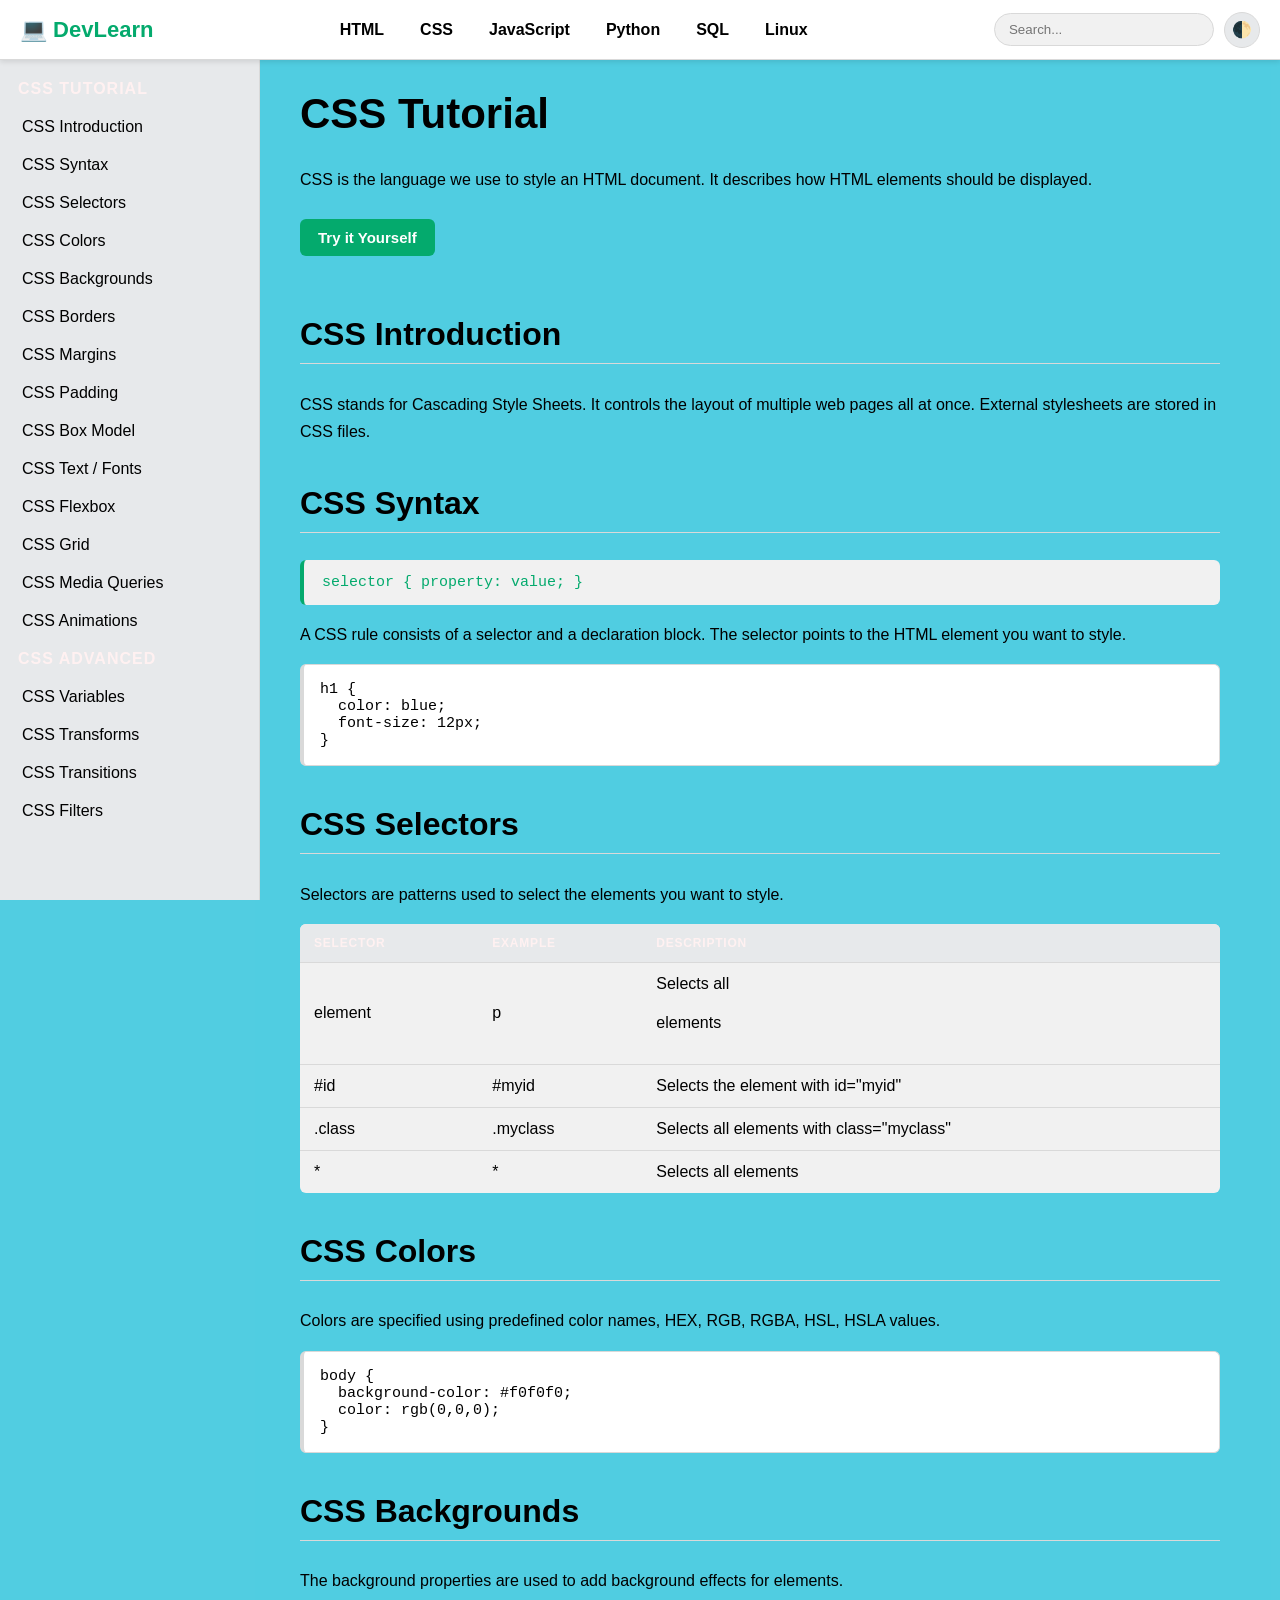
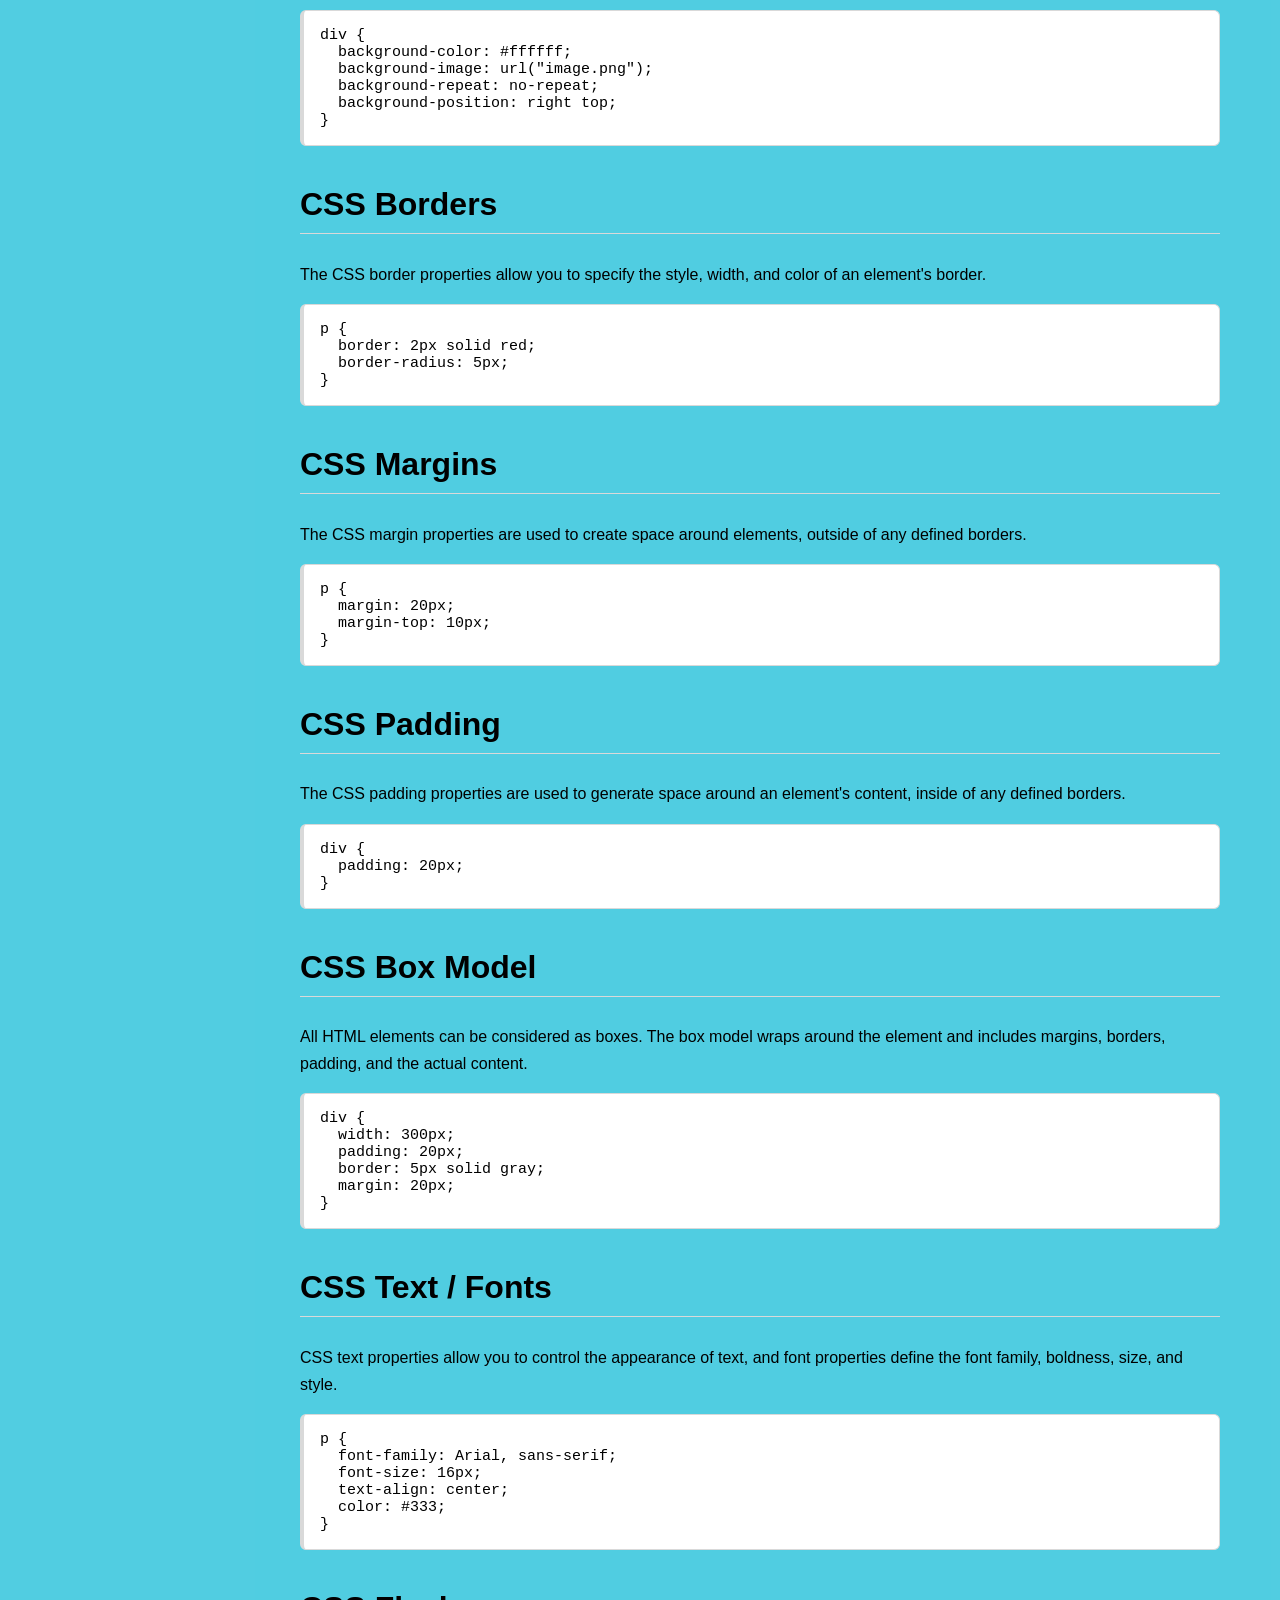
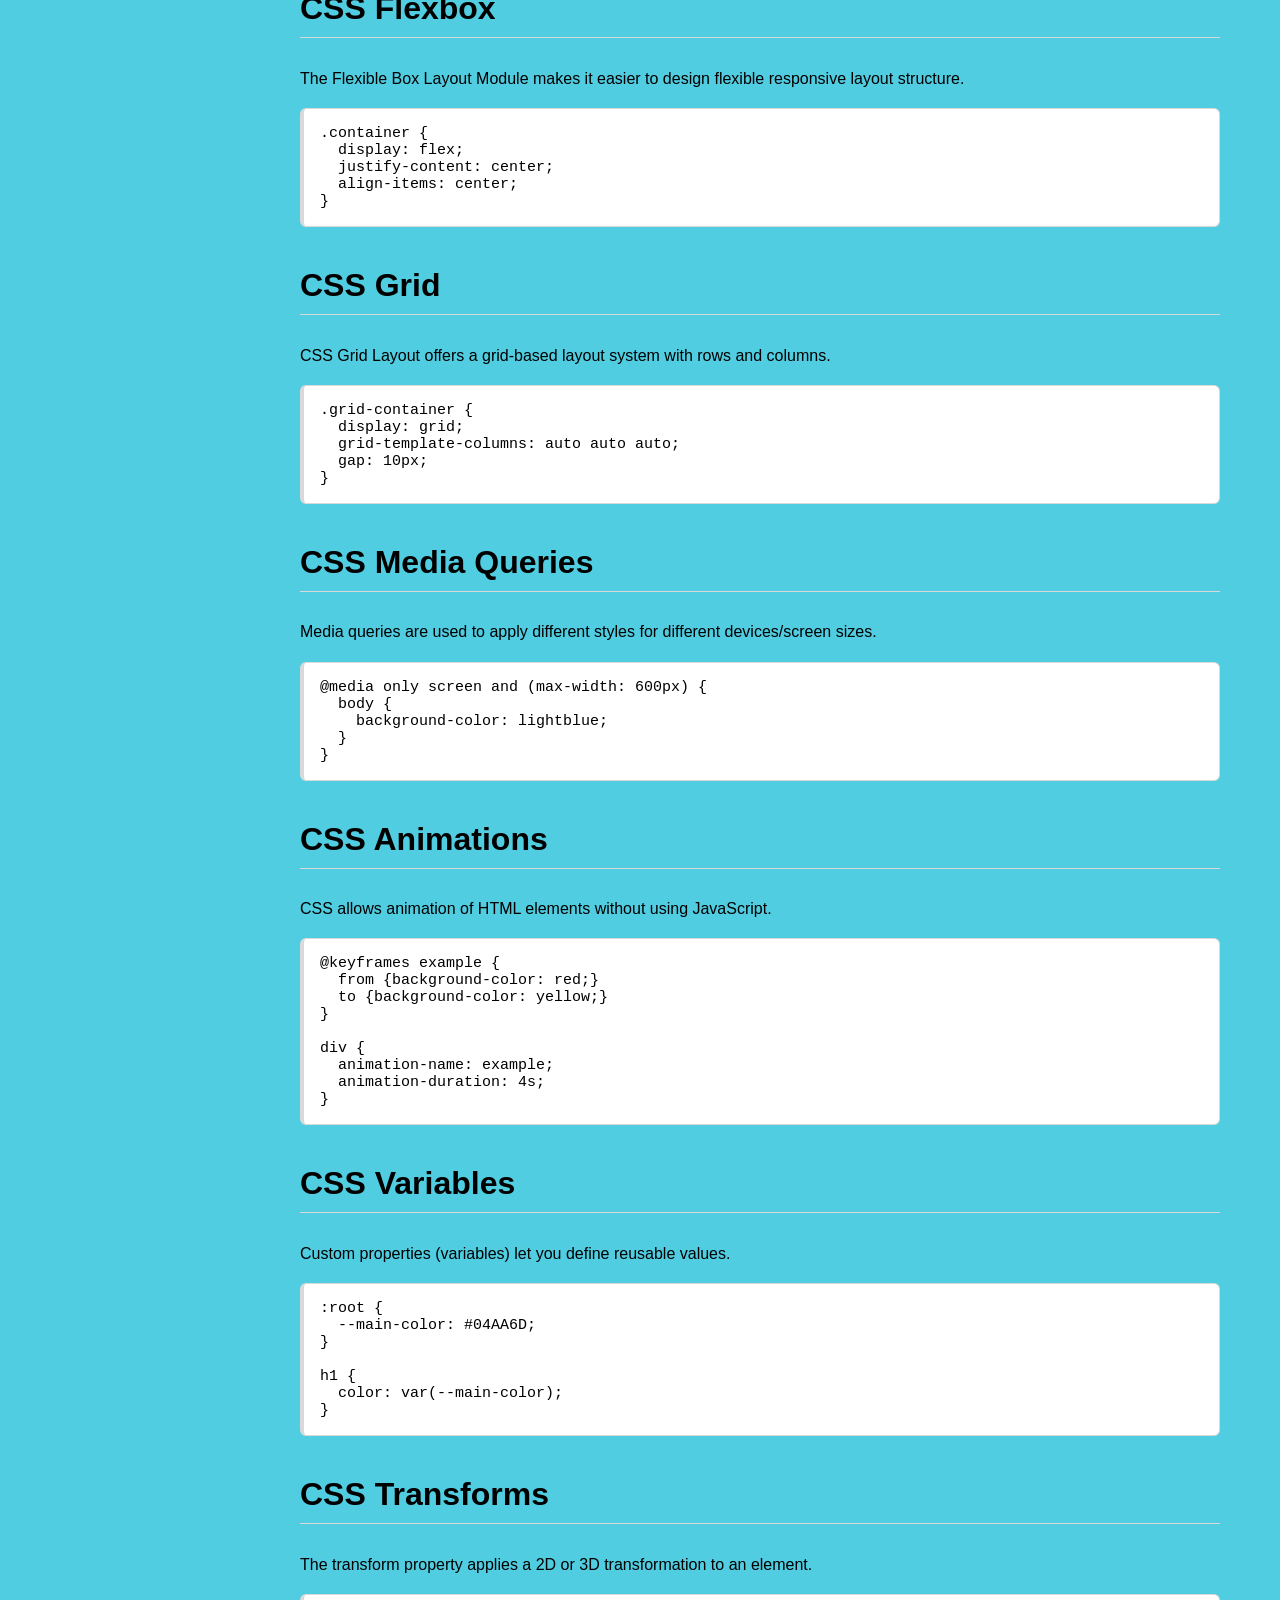
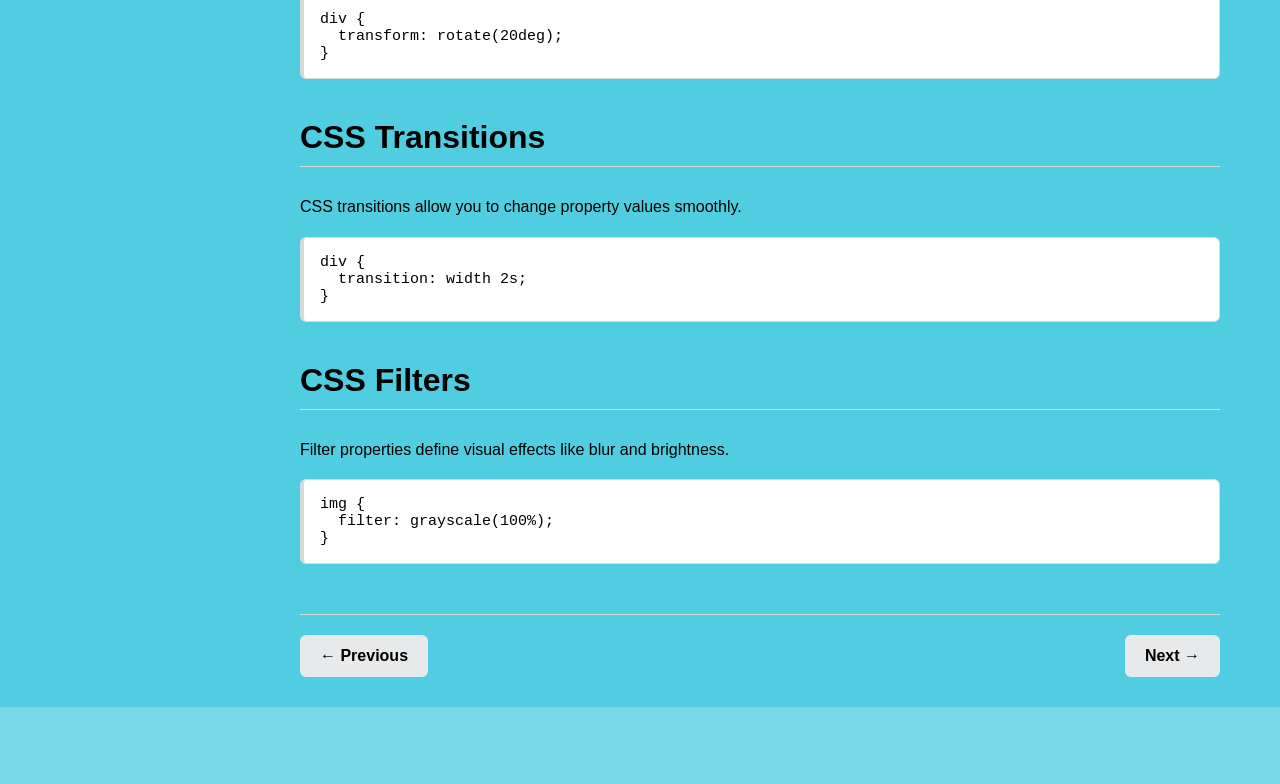
<file: css-course.html>
<!DOCTYPE html>
<html lang="en">
<head>
<meta charset="UTF-8">
<meta name="viewport" content="width=device-width, initial-scale=1.0">
<title>CSS Tutorial - DevLearn</title>
<link rel="stylesheet" href="global.css">
</head>
<body>

<header class="top-header">
  <button class="sidebar-toggle icon-btn" onclick="toggleSidebar()">☰</button>
  <a href="index.html" class="logo">💻 DevLearn</a>
  <nav>
    <a href="html-course.html">HTML</a>
    <a href="css-course.html">CSS</a>
    <a href="js-course.html">JavaScript</a>
    <a href="python-course.html">Python</a>
    <a href="sql-course.html">SQL</a>
    <a href="linux-course.html">Linux</a>
  </nav>
  <div class="header-actions">
    <input type="text" class="search-box" placeholder="Search..." oninput="filterSidebar(this.value)">
    <button class="icon-btn" onclick="toggleTheme()" title="Toggle theme">🌓</button>
  </div>
</header>

<div class="page-layout">
  <aside class="sidebar">
    <h3>CSS Tutorial</h3>
    <a href="#intro">CSS Introduction</a>
    <a href="#syntax">CSS Syntax</a>
    <a href="#selectors">CSS Selectors</a>
    <a href="#colors">CSS Colors</a>
    <a href="#backgrounds">CSS Backgrounds</a>
    <a href="#borders">CSS Borders</a>
    <a href="#margins">CSS Margins</a>
    <a href="#padding">CSS Padding</a>
    <a href="#boxmodel">CSS Box Model</a>
    <a href="#text">CSS Text / Fonts</a>
    <a href="#flexbox">CSS Flexbox</a>
    <a href="#grid">CSS Grid</a>
    <a href="#mediaqueries">CSS Media Queries</a>
    <a href="#animations">CSS Animations</a>

    <h3>CSS Advanced</h3>
    <a href="#variables">CSS Variables</a>
    <a href="#transform">CSS Transforms</a>
    <a href="#transitions">CSS Transitions</a>
    <a href="#filters">CSS Filters</a>
  </aside>

  <main class="main-content">

    <h1>CSS Tutorial</h1>
    <p>CSS is the language we use to style an HTML document. It describes how HTML elements should be displayed.</p>
    <a class="try-it-btn" href="try-it.html?code=%3C!DOCTYPE%20html%3E%0A%3Chtml%3E%0A%3Chead%3E%0A%3Cstyle%3E%0Abody%20%7B%0A%20%20background-color%3A%20lightblue%3B%0A%7D%0A%0Ah1%20%7B%0A%20%20color%3A%20navy%3B%0A%20%20text-align%3A%20center%3B%0A%7D%0A%3C%2Fstyle%3E%0A%3C%2Fhead%3E%0A%3Cbody%3E%0A%0A%3Ch1%3EMy%20First%20CSS%20Example%3C%2Fh1%3E%0A%3Cp%3EThis%20is%20a%20paragraph.%3C%2Fp%3E%0A%0A%3C%2Fbody%3E%0A%3C%2Fhtml%3E" target="_blank">Try it Yourself</a>

    <h2 id="intro">CSS Introduction</h2>
    <p>CSS stands for Cascading Style Sheets. It controls the layout of multiple web pages all at once. External stylesheets are stored in CSS files.</p>

    <h2 id="syntax">CSS Syntax</h2>
    <div class="syntax-box">selector { property: value; }</div>
    <p>A CSS rule consists of a selector and a declaration block. The selector points to the HTML element you want to style.</p>
    <div class="code-block"><pre>h1 {
  color: blue;
  font-size: 12px;
}</pre></div>

    <h2 id="selectors">CSS Selectors</h2>
    <p>Selectors are patterns used to select the elements you want to style.</p>
    <table class="w3-table">
      <tr><th>Selector</th><th>Example</th><th>Description</th></tr>
      <tr><td>element</td><td>p</td><td>Selects all <p> elements</td></tr>
      <tr><td>#id</td><td>#myid</td><td>Selects the element with id="myid"</td></tr>
      <tr><td>.class</td><td>.myclass</td><td>Selects all elements with class="myclass"</td></tr>
      <tr><td>*</td><td>*</td><td>Selects all elements</td></tr>
    </table>

    <h2 id="colors">CSS Colors</h2>
    <p>Colors are specified using predefined color names, HEX, RGB, RGBA, HSL, HSLA values.</p>
    <div class="code-block"><pre>body {
  background-color: #f0f0f0;
  color: rgb(0,0,0);
}</pre></div>

    <h2 id="backgrounds">CSS Backgrounds</h2>
    <p>The background properties are used to add background effects for elements.</p>
    <div class="code-block"><pre>div {
  background-color: #ffffff;
  background-image: url("image.png");
  background-repeat: no-repeat;
  background-position: right top;
}</pre></div>

    <h2 id="borders">CSS Borders</h2>
    <p>The CSS border properties allow you to specify the style, width, and color of an element's border.</p>
    <div class="code-block"><pre>p {
  border: 2px solid red;
  border-radius: 5px;
}</pre></div>

    <h2 id="margins">CSS Margins</h2>
    <p>The CSS margin properties are used to create space around elements, outside of any defined borders.</p>
    <div class="code-block"><pre>p {
  margin: 20px;
  margin-top: 10px;
}</pre></div>

    <h2 id="padding">CSS Padding</h2>
    <p>The CSS padding properties are used to generate space around an element's content, inside of any defined borders.</p>
    <div class="code-block"><pre>div {
  padding: 20px;
}</pre></div>

    <h2 id="boxmodel">CSS Box Model</h2>
    <p>All HTML elements can be considered as boxes. The box model wraps around the element and includes margins, borders, padding, and the actual content.</p>
    <div class="code-block"><pre>div {
  width: 300px;
  padding: 20px;
  border: 5px solid gray;
  margin: 20px;
}</pre></div>

    <h2 id="text">CSS Text / Fonts</h2>
    <p>CSS text properties allow you to control the appearance of text, and font properties define the font family, boldness, size, and style.</p>
    <div class="code-block"><pre>p {
  font-family: Arial, sans-serif;
  font-size: 16px;
  text-align: center;
  color: #333;
}</pre></div>

    <h2 id="flexbox">CSS Flexbox</h2>
    <p>The Flexible Box Layout Module makes it easier to design flexible responsive layout structure.</p>
    <div class="code-block"><pre>.container {
  display: flex;
  justify-content: center;
  align-items: center;
}</pre></div>

    <h2 id="grid">CSS Grid</h2>
    <p>CSS Grid Layout offers a grid-based layout system with rows and columns.</p>
    <div class="code-block"><pre>.grid-container {
  display: grid;
  grid-template-columns: auto auto auto;
  gap: 10px;
}</pre></div>

    <h2 id="mediaqueries">CSS Media Queries</h2>
    <p>Media queries are used to apply different styles for different devices/screen sizes.</p>
    <div class="code-block"><pre>@media only screen and (max-width: 600px) {
  body {
    background-color: lightblue;
  }
}</pre></div>

    <h2 id="animations">CSS Animations</h2>
    <p>CSS allows animation of HTML elements without using JavaScript.</p>
    <div class="code-block"><pre>@keyframes example {
  from {background-color: red;}
  to {background-color: yellow;}
}

div {
  animation-name: example;
  animation-duration: 4s;
}</pre></div>

    <h2 id="variables">CSS Variables</h2>
    <p>Custom properties (variables) let you define reusable values.</p>
    <div class="code-block"><pre>:root {
  --main-color: #04AA6D;
}

h1 {
  color: var(--main-color);
}</pre></div>

    <h2 id="transform">CSS Transforms</h2>
    <p>The transform property applies a 2D or 3D transformation to an element.</p>
    <div class="code-block"><pre>div {
  transform: rotate(20deg);
}</pre></div>

    <h2 id="transitions">CSS Transitions</h2>
    <p>CSS transitions allow you to change property values smoothly.</p>
    <div class="code-block"><pre>div {
  transition: width 2s;
}</pre></div>

    <h2 id="filters">CSS Filters</h2>
    <p>Filter properties define visual effects like blur and brightness.</p>
    <div class="code-block"><pre>img {
  filter: grayscale(100%);
}</pre></div>

    <div class="prev-next">
      <a href="html-course.html">← Previous</a>
      <a href="js-course.html">Next →</a>
    </div>

  </main>
</div>

<script src="app.js"></script>
</body>
</html>
</file>
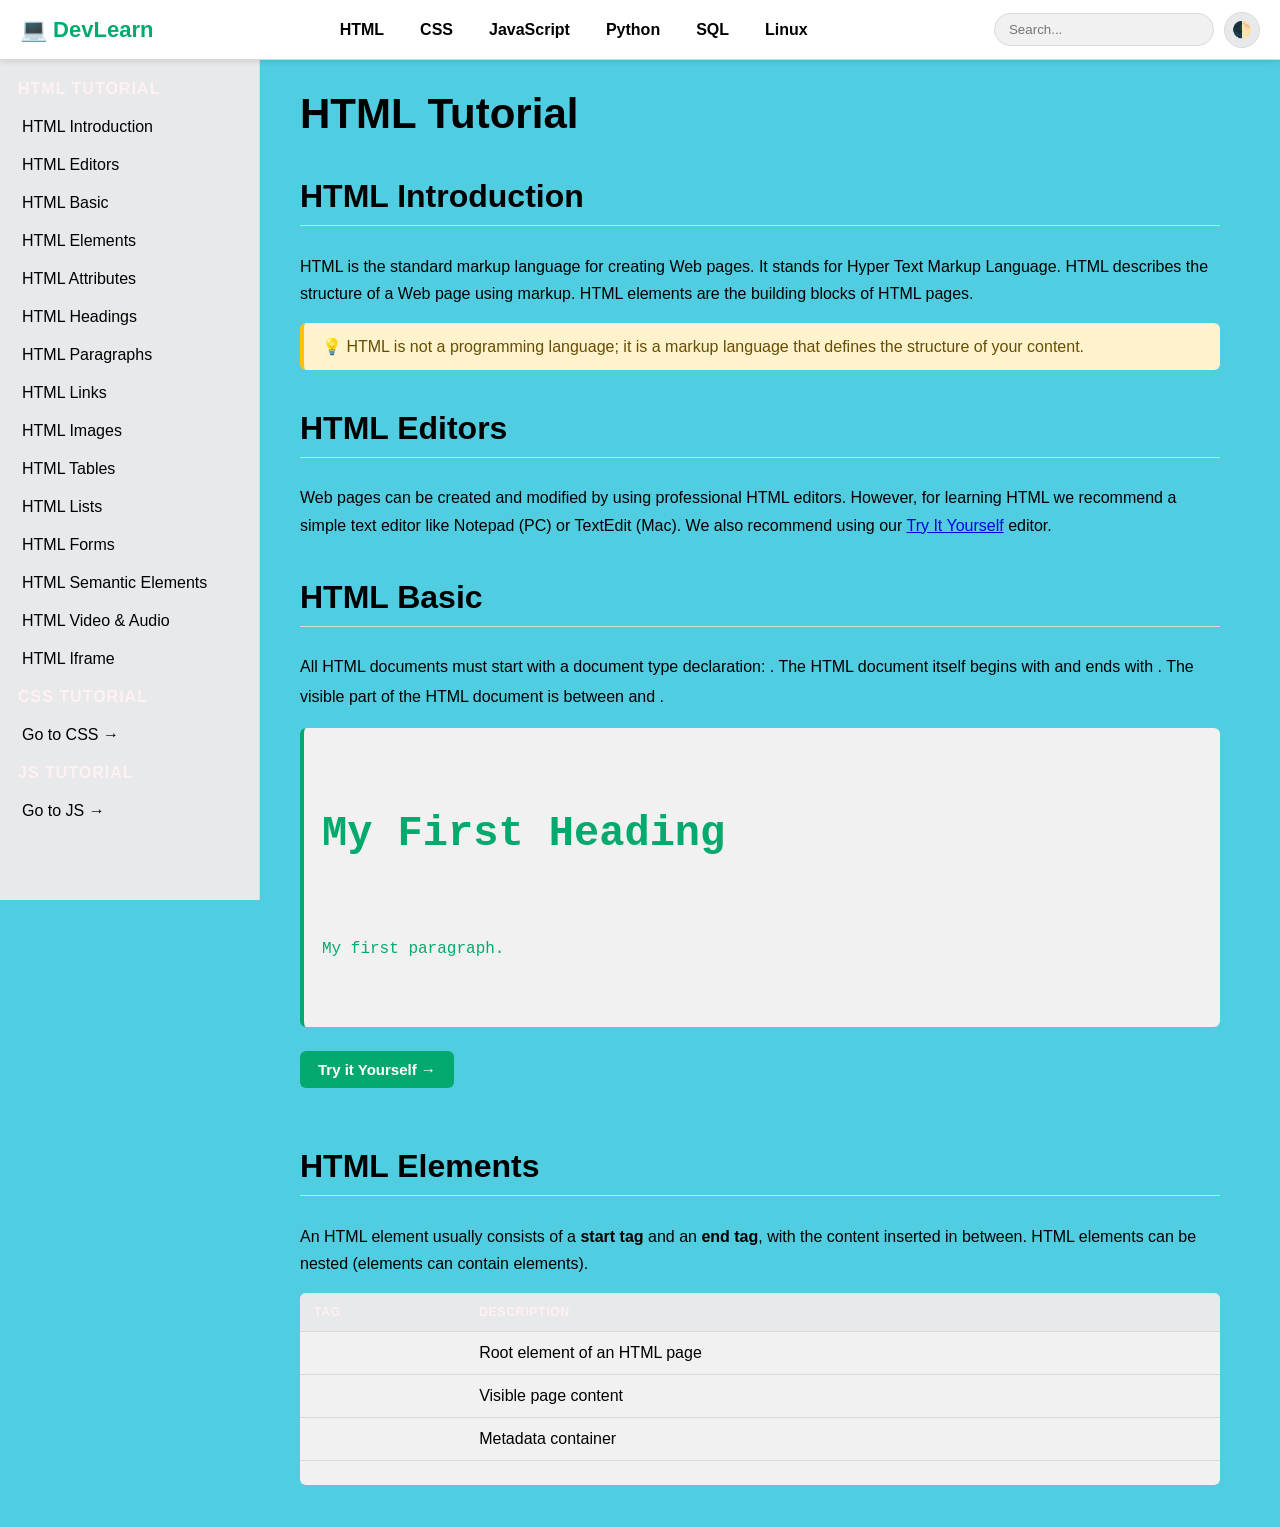
<file: html-course.html>
<!DOCTYPE html>
<html lang="en">
<head>
<meta charset="UTF-8">
<meta name="viewport" content="width=device-width, initial-scale=1.0">
<title>Learn HTML - DevLearn</title>
<link rel="stylesheet" href="global.css">
</head>
<body>

<header class="top-header">
  <a href="index.html" class="logo">💻 DevLearn</a>
  <nav>
    <a href="html-course.html">HTML</a>
    <a href="css-course.html">CSS</a>
    <a href="js-course.html">JavaScript</a>
    <a href="python-course.html">Python</a>
    <a href="sql-course.html">SQL</a>
    <a href="linux-course.html">Linux</a>
  </nav>
  <div class="header-actions">
    <button class="icon-btn sidebar-toggle" onclick="toggleSidebar()">☰</button>
    <input type="text" class="search-box" placeholder="Search..." oninput="filterSidebar(this.value)">
    <button class="icon-btn" onclick="toggleTheme()">🌓</button>
  </div>
</header>

<div class="page-layout">
  <aside class="sidebar">
    <h3>HTML Tutorial</h3>
    <a href="#intro">HTML Introduction</a>
    <a href="#editors">HTML Editors</a>
    <a href="#basic">HTML Basic</a>
    <a href="#elements">HTML Elements</a>
    <a href="#attributes">HTML Attributes</a>
    <a href="#headings">HTML Headings</a>
    <a href="#paragraphs">HTML Paragraphs</a>
    <a href="#links">HTML Links</a>
    <a href="#images">HTML Images</a>
    <a href="#tables">HTML Tables</a>
    <a href="#lists">HTML Lists</a>
    <a href="#forms">HTML Forms</a>
    <a href="#semantic">HTML Semantic Elements</a>
    <a href="#video">HTML Video & Audio</a>
    <a href="#iframe">HTML Iframe</a>

    <h3>CSS Tutorial</h3>
    <a href="css-course.html">Go to CSS →</a>
    <h3>JS Tutorial</h3>
    <a href="js-course.html">Go to JS →</a>
  </aside>

  <main class="main-content">
    <h1>HTML Tutorial</h1>

    <h2 id="intro">HTML Introduction</h2>
    <p>HTML is the standard markup language for creating Web pages. It stands for Hyper Text Markup Language. HTML describes the structure of a Web page using markup. HTML elements are the building blocks of HTML pages.</p>
    <div class="note">💡 HTML is not a programming language; it is a markup language that defines the structure of your content.</div>

    <h2 id="editors">HTML Editors</h2>
    <p>Web pages can be created and modified by using professional HTML editors. However, for learning HTML we recommend a simple text editor like Notepad (PC) or TextEdit (Mac). We also recommend using our <a href="try-it.html">Try It Yourself</a> editor.</p>

    <h2 id="basic">HTML Basic</h2>
    <p>All HTML documents must start with a document type declaration: <code><!DOCTYPE html></code>. The HTML document itself begins with <code><html></code> and ends with <code></html></code>. The visible part of the HTML document is between <code><body></code> and <code></body></code>.</p>
    <div class="syntax-box">
<!DOCTYPE html><br>
<html><br>
<body><br>
&nbsp;&nbsp;<h1>My First Heading</h1><br>
&nbsp;&nbsp;<p>My first paragraph.</p><br>
</body><br>
</html>
    </div>
    <a class="try-it-btn" href="try-it.html?code=%3C!DOCTYPE%20html%3E%0A%3Chtml%3E%0A%3Cbody%3E%0A%20%20%3Ch1%3EMy%20First%20Heading%3C%2Fh1%3E%0A%20%20%3Cp%3EMy%20first%20paragraph.%3C%2Fp%3E%0A%3C%2Fbody%3E%0A%3C%2Fhtml%3E" target="_blank">Try it Yourself →</a>

    <h2 id="elements">HTML Elements</h2>
    <p>An HTML element usually consists of a <strong>start tag</strong> and an <strong>end tag</strong>, with the content inserted in between. HTML elements can be nested (elements can contain elements).</p>
    <table class="w3-table">
      <tr><th>Tag</th><th>Description</th></tr>
      <tr><td><html></td><td>Root element of an HTML page</td></tr>
      <tr><td><body></td><td>Visible page content</td></tr>
      <tr><td><head></td><td>Metadata container</td></tr>
      <tr><td><title></td><td>Document title</td></tr>
    </table>

    <h2 id="attributes">HTML Attributes</h2>
    <p>HTML attributes provide additional information about HTML elements. All HTML elements can have attributes. Attributes are always specified in the start tag and usually come in name/value pairs like <code>name="value"</code>.</p>
    <div class="code-block">
<a href="https://example.com">Visit Example</a>
<img src="image.jpg" alt="Description">
<p class="intro">Hello</p>
    </div>

    <h2 id="headings">HTML Headings</h2>
    <p>Headings are defined with the <code><h1></code> to <code><h6></code> tags. <code><h1></code> defines the most important heading. <code><h6></code> defines the least important heading.</p>
    <div class="code-block">
<h1>Heading 1</h1>
<h2>Heading 2</h2>
<h3>Heading 3</h3>
    </div>
    <a class="try-it-btn" href="try-it.html?code=%3C!DOCTYPE%20html%3E%0A%3Chtml%3E%0A%3Cbody%3E%0A%20%20%3Ch1%3EHeading%201%3C%2Fh1%3E%0A%20%20%3Ch2%3EHeading%202%3C%2Fh2%3E%0A%20%20%3Ch3%3EHeading%203%3C%2Fh3%3E%0A%3C%2Fbody%3E%0A%3C%2Fhtml%3E" target="_blank">Try it Yourself →</a>

    <h2 id="paragraphs">HTML Paragraphs</h2>
    <p>The HTML <code><p></code> element defines a paragraph. Browsers automatically add some white space (a margin) before and after a paragraph.</p>
    <div class="code-block">
<p>This is a paragraph.</p>
<p>This is another paragraph.</p>
    </div>

    <h2 id="links">HTML Links</h2>
    <p>HTML links are hyperlinks. You can click on a link and jump to another document. The HTML <code><a></code> tag defines a hyperlink. The <code>href</code> attribute specifies the URL.</p>
    <div class="code-block">
<a href="https://www.example.com">Visit Example</a>
<a href="https://www.example.com" target="_blank">Visit in new tab</a>
    </div>
    <a class="try-it-btn" href="try-it.html?code=%3C!DOCTYPE%20html%3E%0A%3Chtml%3E%0A%3Cbody%3E%0A%20%20%3Ca%20href%3D%22https%3A%2F%2Fexample.com%22%3EVisit%20Example%3C%2Fa%3E%0A%3C%2Fbody%3E%0A%3C%2Fhtml%3E" target="_blank">Try it Yourself →</a>

    <h2 id="images">HTML Images</h2>
    <p>Images can improve the design and the appearance of a web page. The HTML <code><img></code> tag is used to embed an image in a web page. The <code>src</code> attribute specifies the path to the image.</p>
    <div class="code-block">
<img src="https://via.placeholder.com/150" alt="Placeholder" width="150" height="150">
    </div>
    <a class="try-it-btn" href="try-it.html?code=%3C!DOCTYPE%20html%3E%0A%3Chtml%3E%0A%3Cbody%3E%0A%20%20%3Cimg%20src%3D%22https%3A%2F%2Fvia.placeholder.com%2F150%22%20alt%3D%22Placeholder%22%20width%3D%22150%22%20height%3D%22150%22%3E%0A%3C%2Fbody%3E%0A%3C%2Fhtml%3E" target="_blank">Try it Yourself →</a>

    <h2 id="tables">HTML Tables</h2>
    <p>HTML tables allow web developers to arrange data into rows and columns. A table in HTML consists of table cells inside rows and columns.</p>
    <div class="code-block">
<table border="1">
  <tr>
    <th>Name</th>
    <th>Age</th>
  </tr>
  <tr>
    <td>Ali</td>
    <td>25</td>
  </tr>
</table>
    </div>
    <a class="try-it-btn" href="try-it.html?code=%3C!DOCTYPE%20html%3E%0A%3Chtml%3E%0A%3Cbody%3E%0A%20%20%3Ctable%20border%3D%221%22%3E%0A%20%20%20%20%3Ctr%3E%0A%20%20%20%20%20%20%3Cth%3EName%3C%2Fth%3E%0A%20%20%20%20%20%20%3Cth%3EAge%3C%2Fth%3E%0A%20%20%20%20%3C%2Ftr%3E%0A%20%20%20%20%3Ctr%3E%0A%20%20%20%20%20%20%3Ctd%3EAli%3C%2Ftd%3E%0A%20%20%20%20%20%20%3Ctd%3E25%3C%2Ftd%3E%0A%20%20%20%20%3C%2Ftr%3E%0A%20%20%3C%2Ftable%3E%0A%3C%2Fbody%3E%0A%3C%2Fhtml%3E" target="_blank">Try it Yourself →</a>

    <h2 id="lists">HTML Lists</h2>
    <p>HTML lists allow web developers to group a set of related items in lists. There are unordered lists (<code><ul></code>) and ordered lists (<code><ol></code>).</p>
    <div class="code-block">
<ul>
  <li>Coffee</li>
  <li>Tea</li>
  <li>Milk</li>
</ul>
    </div>
    <a class="try-it-btn" href="try-it.html?code=%3C!DOCTYPE%20html%3E%0A%3Chtml%3E%0A%3Cbody%3E%0A%20%20%3Cul%3E%0A%20%20%20%20%3Cli%3ECoffee%3C%2Fli%3E%0A%20%20%20%20%3Cli%3ETea%3C%2Fli%3E%0A%20%20%20%20%3Cli%3EMilk%3C%2Fli%3E%0A%20%20%3C%2Ful%3E%0A%3C%2Fbody%3E%0A%3C%2Fhtml%3E" target="_blank">Try it Yourself →</a>

    <h2 id="forms">HTML Forms</h2>
    <p>An HTML form is used to collect user input. The user input is most often sent to a server for processing. The <code><form></code> element is a container for different types of input elements.</p>
    <div class="code-block">
<form action="/action_page.php">
  <label for="fname">First name:</label>
  <input type="text" id="fname" name="fname"><br><br>
  <input type="submit" value="Submit">
</form>
    </div>
    <a class="try-it-btn" href="try-it.html?code=%3C!DOCTYPE%20html%3E%0A%3Chtml%3E%0A%3Cbody%3E%0A%20%20%3Cform%20action%3D%22%2Faction_page.php%22%3E%0A%20%20%20%20%3Clabel%20for%3D%22fname%22%3EFirst%20name%3A%3C%2Flabel%3E%0A%20%20%20%20%3Cinput%20type%3D%22text%22%20id%3D%22fname%22%20name%3D%22fname%22%3E%3C
</file>
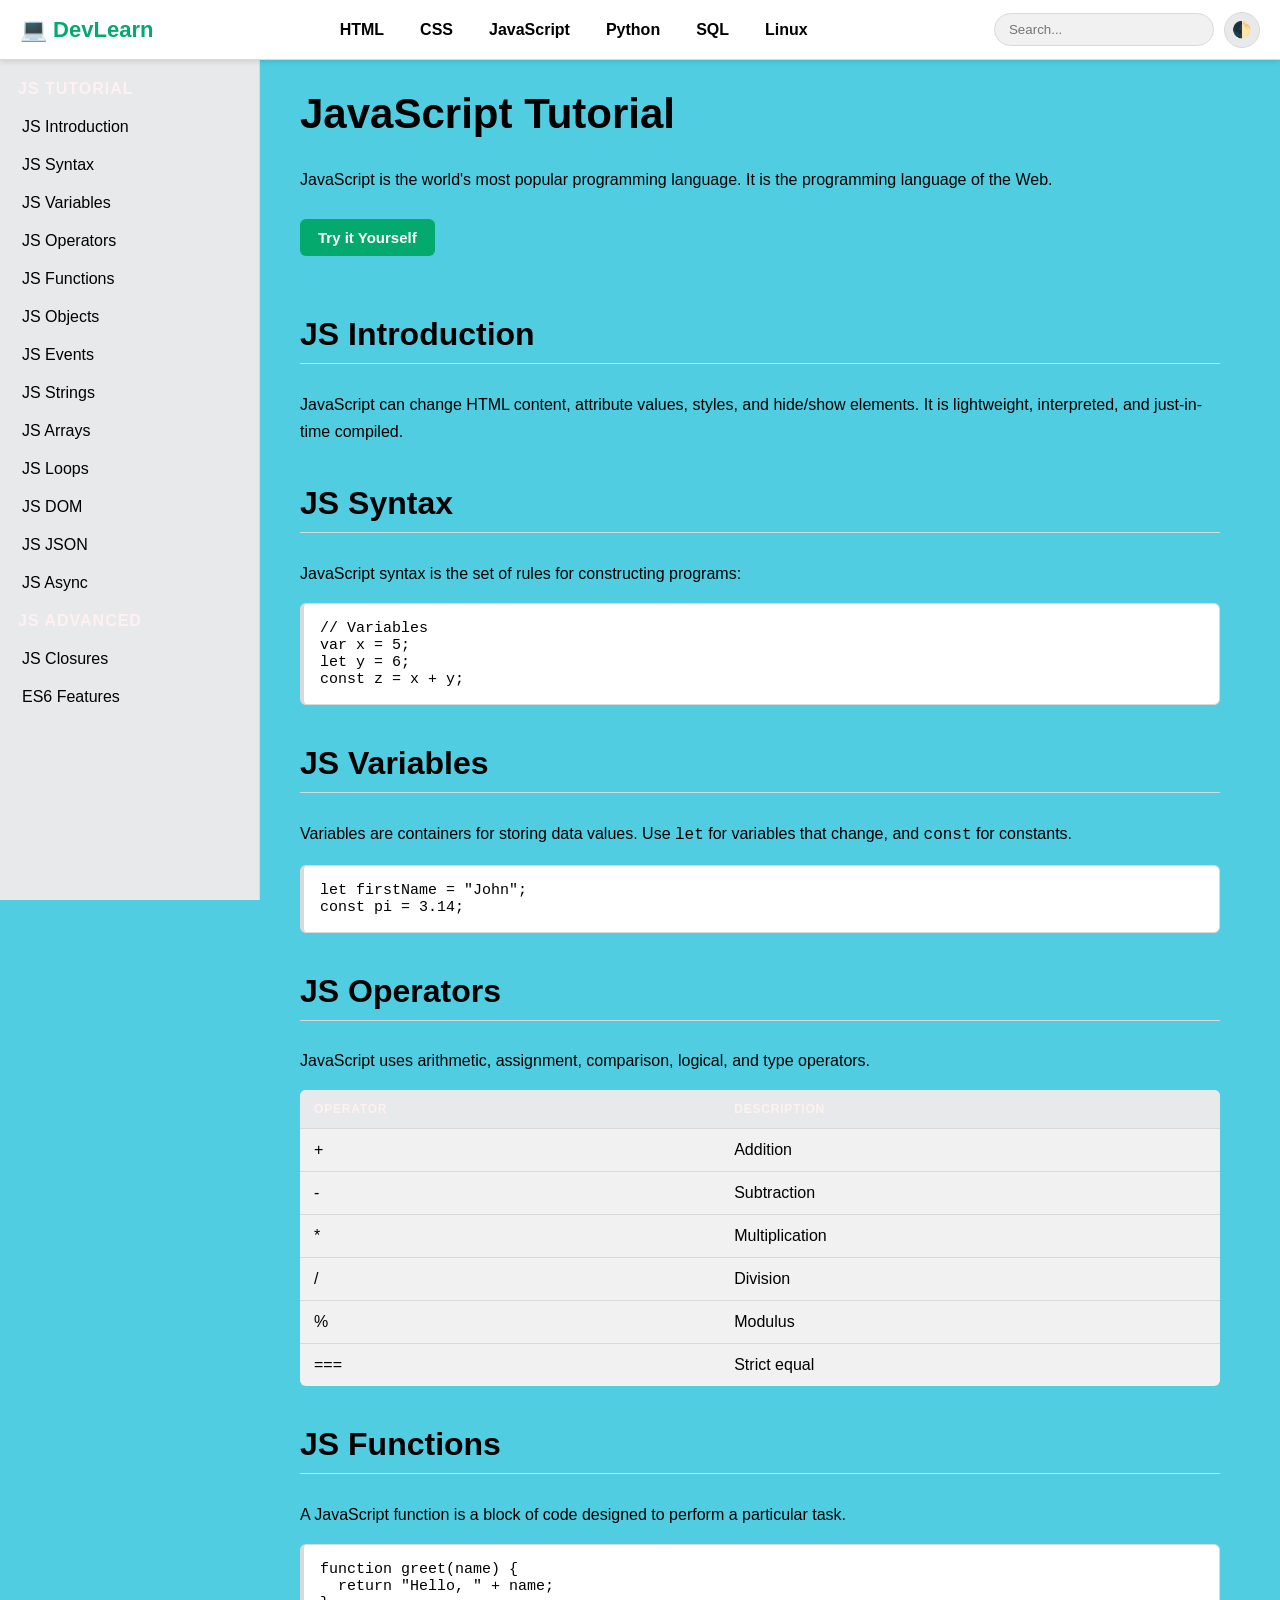
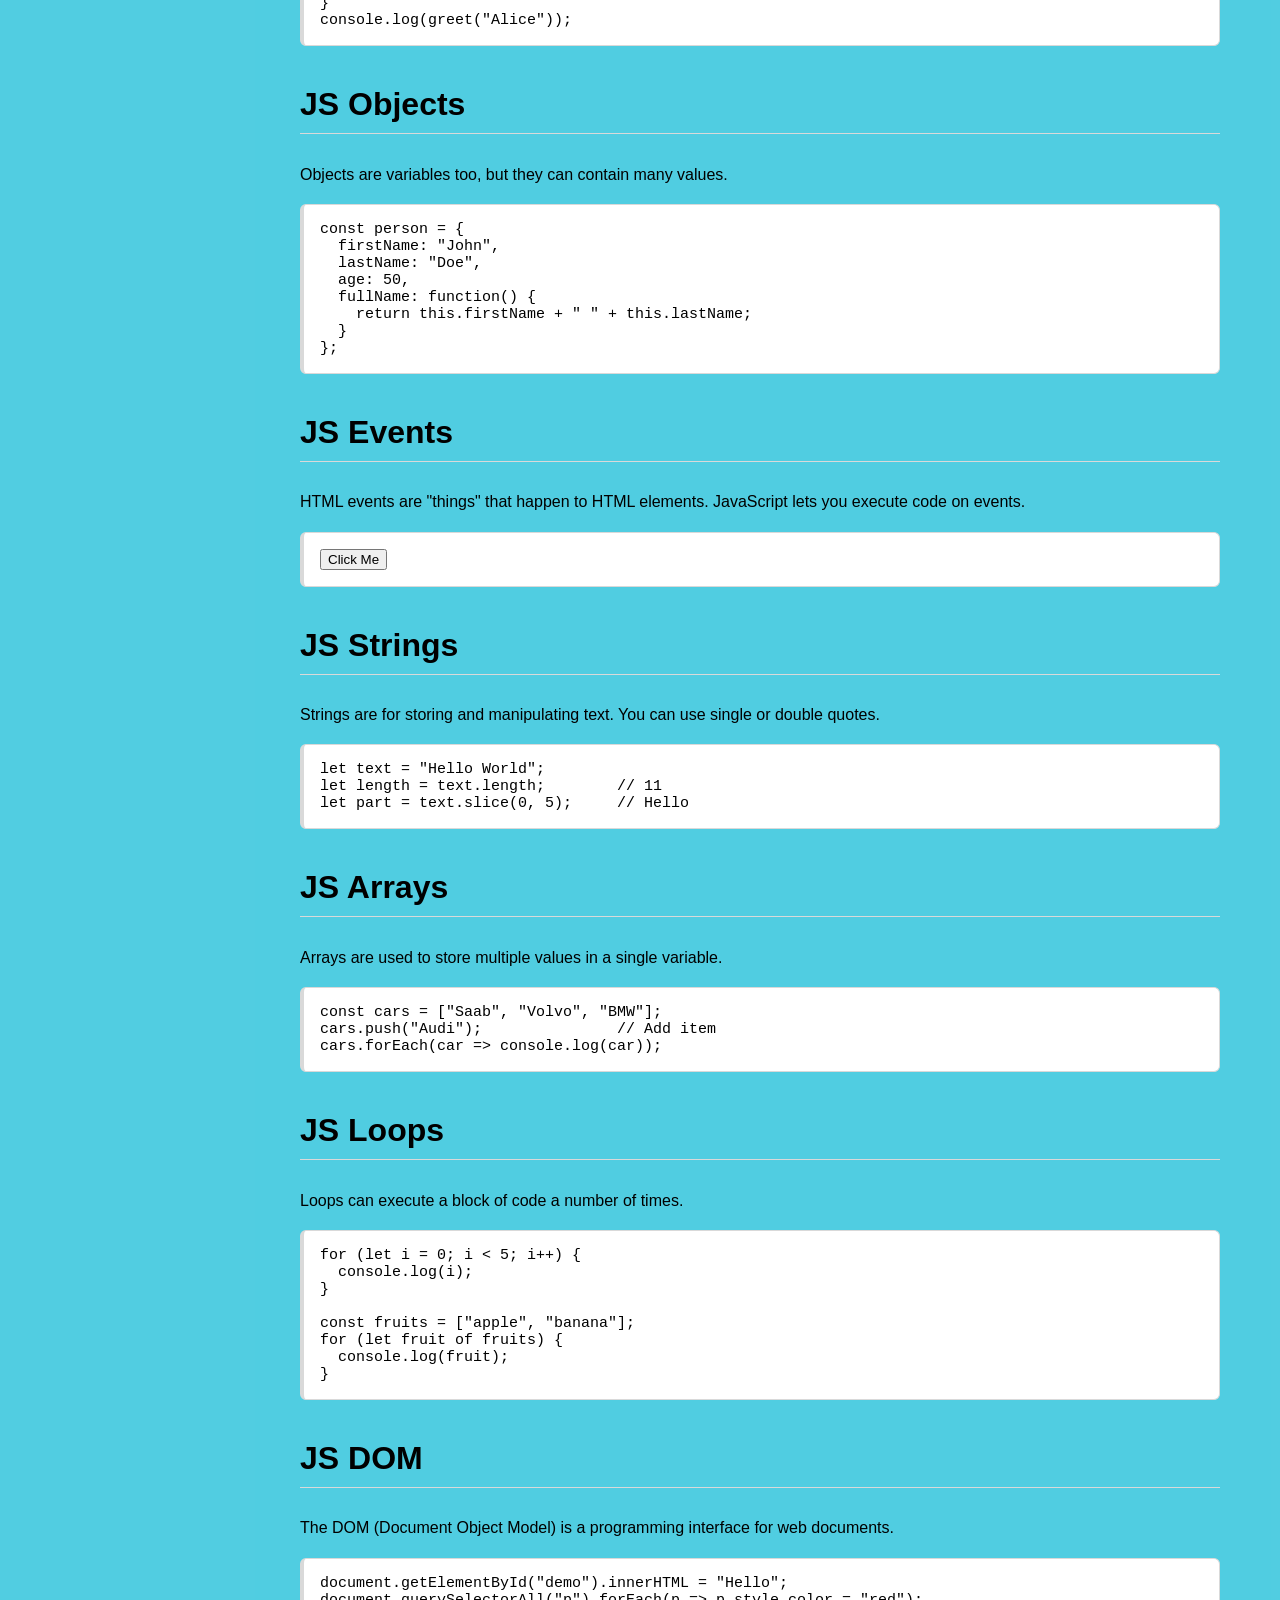
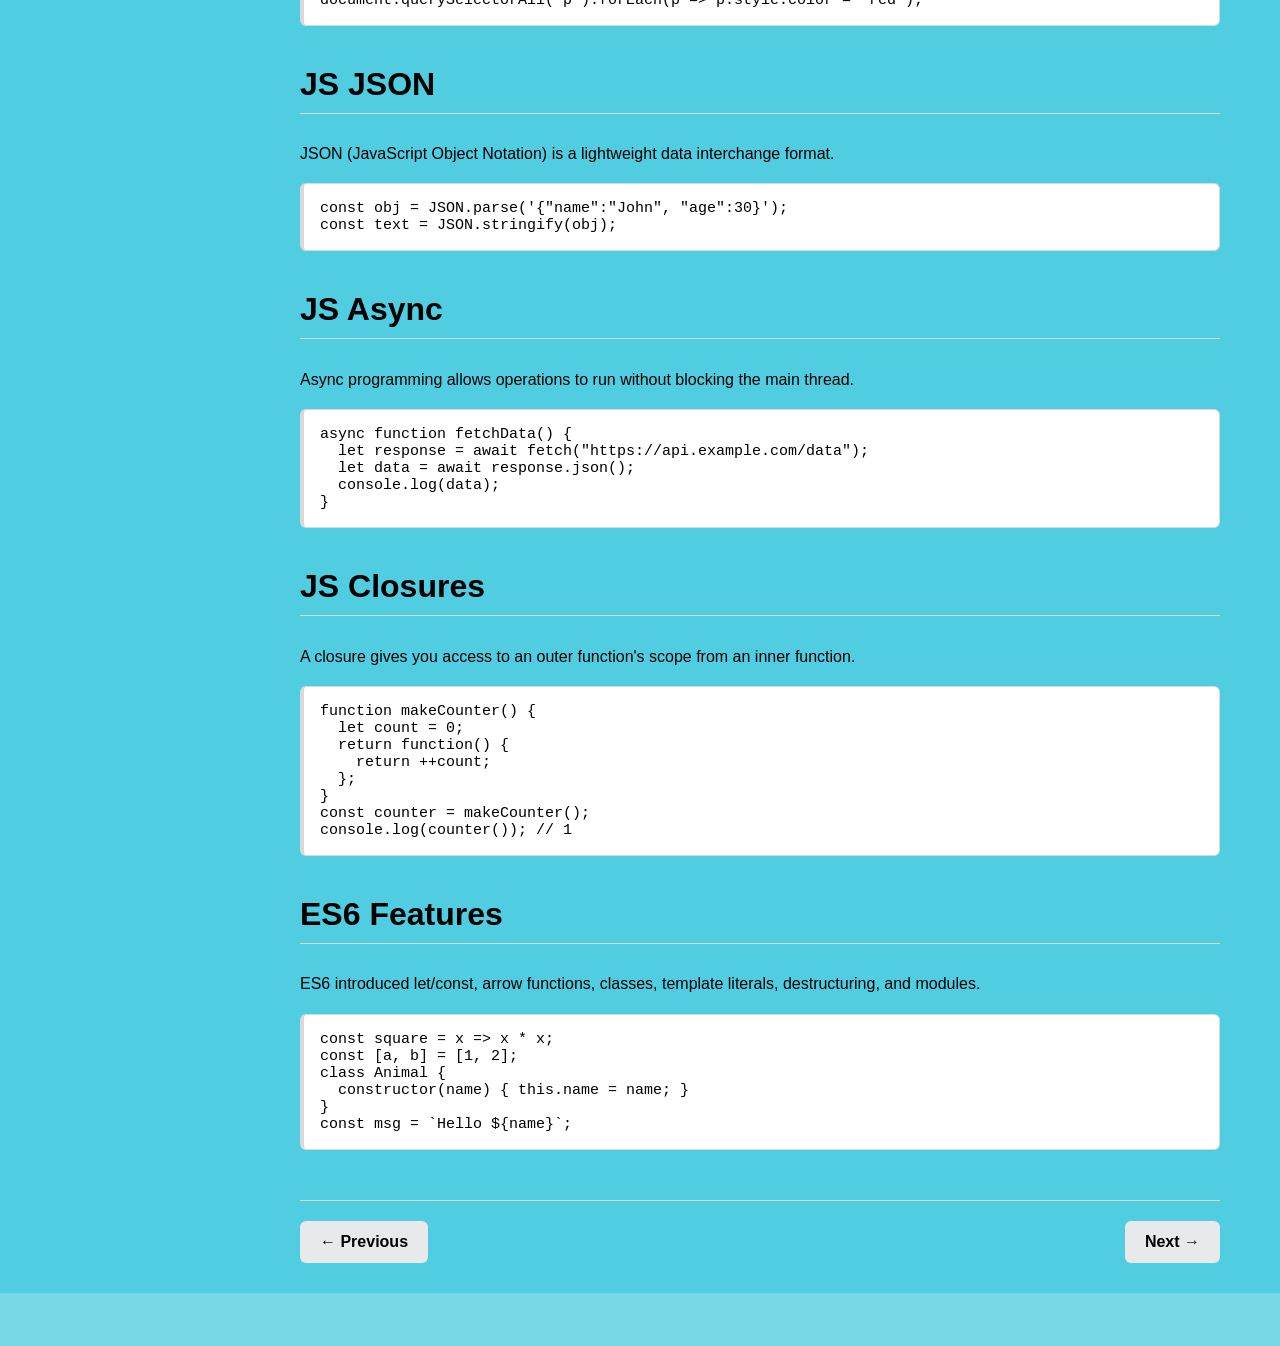
<file: js-course.html>
<!DOCTYPE html>
<html lang="en">
<head>
<meta charset="UTF-8">
<meta name="viewport" content="width=device-width, initial-scale=1.0">
<title>JavaScript Tutorial - DevLearn</title>
<link rel="stylesheet" href="global.css">
</head>
<body>

<header class="top-header">
  <button class="sidebar-toggle icon-btn" onclick="toggleSidebar()">☰</button>
  <a href="index.html" class="logo">💻 DevLearn</a>
  <nav>
    <a href="html-course.html">HTML</a>
    <a href="css-course.html">CSS</a>
    <a href="js-course.html">JavaScript</a>
    <a href="python-course.html">Python</a>
    <a href="sql-course.html">SQL</a>
    <a href="linux-course.html">Linux</a>
  </nav>
  <div class="header-actions">
    <input type="text" class="search-box" placeholder="Search..." oninput="filterSidebar(this.value)">
    <button class="icon-btn" onclick="toggleTheme()" title="Toggle theme">🌓</button>
  </div>
</header>

<div class="page-layout">
  <aside class="sidebar">
    <h3>JS Tutorial</h3>
    <a href="#intro">JS Introduction</a>
    <a href="#syntax">JS Syntax</a>
    <a href="#variables">JS Variables</a>
    <a href="#operators">JS Operators</a>
    <a href="#functions">JS Functions</a>
    <a href="#objects">JS Objects</a>
    <a href="#events">JS Events</a>
    <a href="#strings">JS Strings</a>
    <a href="#arrays">JS Arrays</a>
    <a href="#loops">JS Loops</a>
    <a href="#dom">JS DOM</a>
    <a href="#json">JS JSON</a>
    <a href="#async">JS Async</a>

    <h3>JS Advanced</h3>
    <a href="#closures">JS Closures</a>
    <a href="#es6">ES6 Features</a>
  </aside>

  <main class="main-content">

    <h1>JavaScript Tutorial</h1>
    <p>JavaScript is the world's most popular programming language. It is the programming language of the Web.</p>
    <a class="try-it-btn" href="try-it.html?code=%3C!DOCTYPE%20html%3E%0A%3Chtml%3E%0A%3Cbody%3E%0A%0A%3Ch2%3EWhat%20Can%20JavaScript%20Do%3F%3C%2Fh2%3E%0A%0A%3Cp%20id%3D%22demo%22%3EJavaScript%20can%20change%20HTML%20content.%3C%2Fp%3E%0A%0A%3Cbutton%20type%3D%22button%22%20onclick%3D%22document.getElementById('demo').innerHTML%20%3D%20'Hello%20JavaScript!'%22%3E%0AClick%20Me!%0A%3C%2Fbutton%3E%0A%0A%3C%2Fbody%3E%0A%3C%2Fhtml%3E" target="_blank">Try it Yourself</a>

    <h2 id="intro">JS Introduction</h2>
    <p>JavaScript can change HTML content, attribute values, styles, and hide/show elements. It is lightweight, interpreted, and just-in-time compiled.</p>

    <h2 id="syntax">JS Syntax</h2>
    <p>JavaScript syntax is the set of rules for constructing programs:</p>
    <div class="code-block"><pre>// Variables
var x = 5;
let y = 6;
const z = x + y;</pre></div>

    <h2 id="variables">JS Variables</h2>
    <p>Variables are containers for storing data values. Use <code>let</code> for variables that change, and <code>const</code> for constants.</p>
    <div class="code-block"><pre>let firstName = "John";
const pi = 3.14;</pre></div>

    <h2 id="operators">JS Operators</h2>
    <p>JavaScript uses arithmetic, assignment, comparison, logical, and type operators.</p>
    <table class="w3-table">
      <tr><th>Operator</th><th>Description</th></tr>
      <tr><td>+</td><td>Addition</td></tr>
      <tr><td>-</td><td>Subtraction</td></tr>
      <tr><td>*</td><td>Multiplication</td></tr>
      <tr><td>/</td><td>Division</td></tr>
      <tr><td>%</td><td>Modulus</td></tr>
      <tr><td>===</td><td>Strict equal</td></tr>
    </table>

    <h2 id="functions">JS Functions</h2>
    <p>A JavaScript function is a block of code designed to perform a particular task.</p>
    <div class="code-block"><pre>function greet(name) {
  return "Hello, " + name;
}
console.log(greet("Alice"));</pre></div>

    <h2 id="objects">JS Objects</h2>
    <p>Objects are variables too, but they can contain many values.</p>
    <div class="code-block"><pre>const person = {
  firstName: "John",
  lastName: "Doe",
  age: 50,
  fullName: function() {
    return this.firstName + " " + this.lastName;
  }
};</pre></div>

    <h2 id="events">JS Events</h2>
    <p>HTML events are "things" that happen to HTML elements. JavaScript lets you execute code on events.</p>
    <div class="code-block"><pre><button onclick="alert('Clicked!')">Click Me</button></pre></div>

    <h2 id="strings">JS Strings</h2>
    <p>Strings are for storing and manipulating text. You can use single or double quotes.</p>
    <div class="code-block"><pre>let text = "Hello World";
let length = text.length;        // 11
let part = text.slice(0, 5);     // Hello</pre></div>

    <h2 id="arrays">JS Arrays</h2>
    <p>Arrays are used to store multiple values in a single variable.</p>
    <div class="code-block"><pre>const cars = ["Saab", "Volvo", "BMW"];
cars.push("Audi");               // Add item
cars.forEach(car => console.log(car));</pre></div>

    <h2 id="loops">JS Loops</h2>
    <p>Loops can execute a block of code a number of times.</p>
    <div class="code-block"><pre>for (let i = 0; i < 5; i++) {
  console.log(i);
}

const fruits = ["apple", "banana"];
for (let fruit of fruits) {
  console.log(fruit);
}</pre></div>

    <h2 id="dom">JS DOM</h2>
    <p>The DOM (Document Object Model) is a programming interface for web documents.</p>
    <div class="code-block"><pre>document.getElementById("demo").innerHTML = "Hello";
document.querySelectorAll("p").forEach(p => p.style.color = "red");</pre></div>

    <h2 id="json">JS JSON</h2>
    <p>JSON (JavaScript Object Notation) is a lightweight data interchange format.</p>
    <div class="code-block"><pre>const obj = JSON.parse('{"name":"John", "age":30}');
const text = JSON.stringify(obj);</pre></div>

    <h2 id="async">JS Async</h2>
    <p>Async programming allows operations to run without blocking the main thread.</p>
    <div class="code-block"><pre>async function fetchData() {
  let response = await fetch("https://api.example.com/data");
  let data = await response.json();
  console.log(data);
}</pre></div>

    <h2 id="closures">JS Closures</h2>
    <p>A closure gives you access to an outer function's scope from an inner function.</p>
    <div class="code-block"><pre>function makeCounter() {
  let count = 0;
  return function() {
    return ++count;
  };
}
const counter = makeCounter();
console.log(counter()); // 1</pre></div>

    <h2 id="es6">ES6 Features</h2>
    <p>ES6 introduced let/const, arrow functions, classes, template literals, destructuring, and modules.</p>
    <div class="code-block"><pre>const square = x => x * x;
const [a, b] = [1, 2];
class Animal {
  constructor(name) { this.name = name; }
}
const msg = `Hello ${name}`;</pre></div>

    <div class="prev-next">
      <a href="css-course.html">← Previous</a>
      <a href="python-course.html">Next →</a>
    </div>

  </main>
</div>

<script src="app.js"></script>
</body>
</html>
</file>
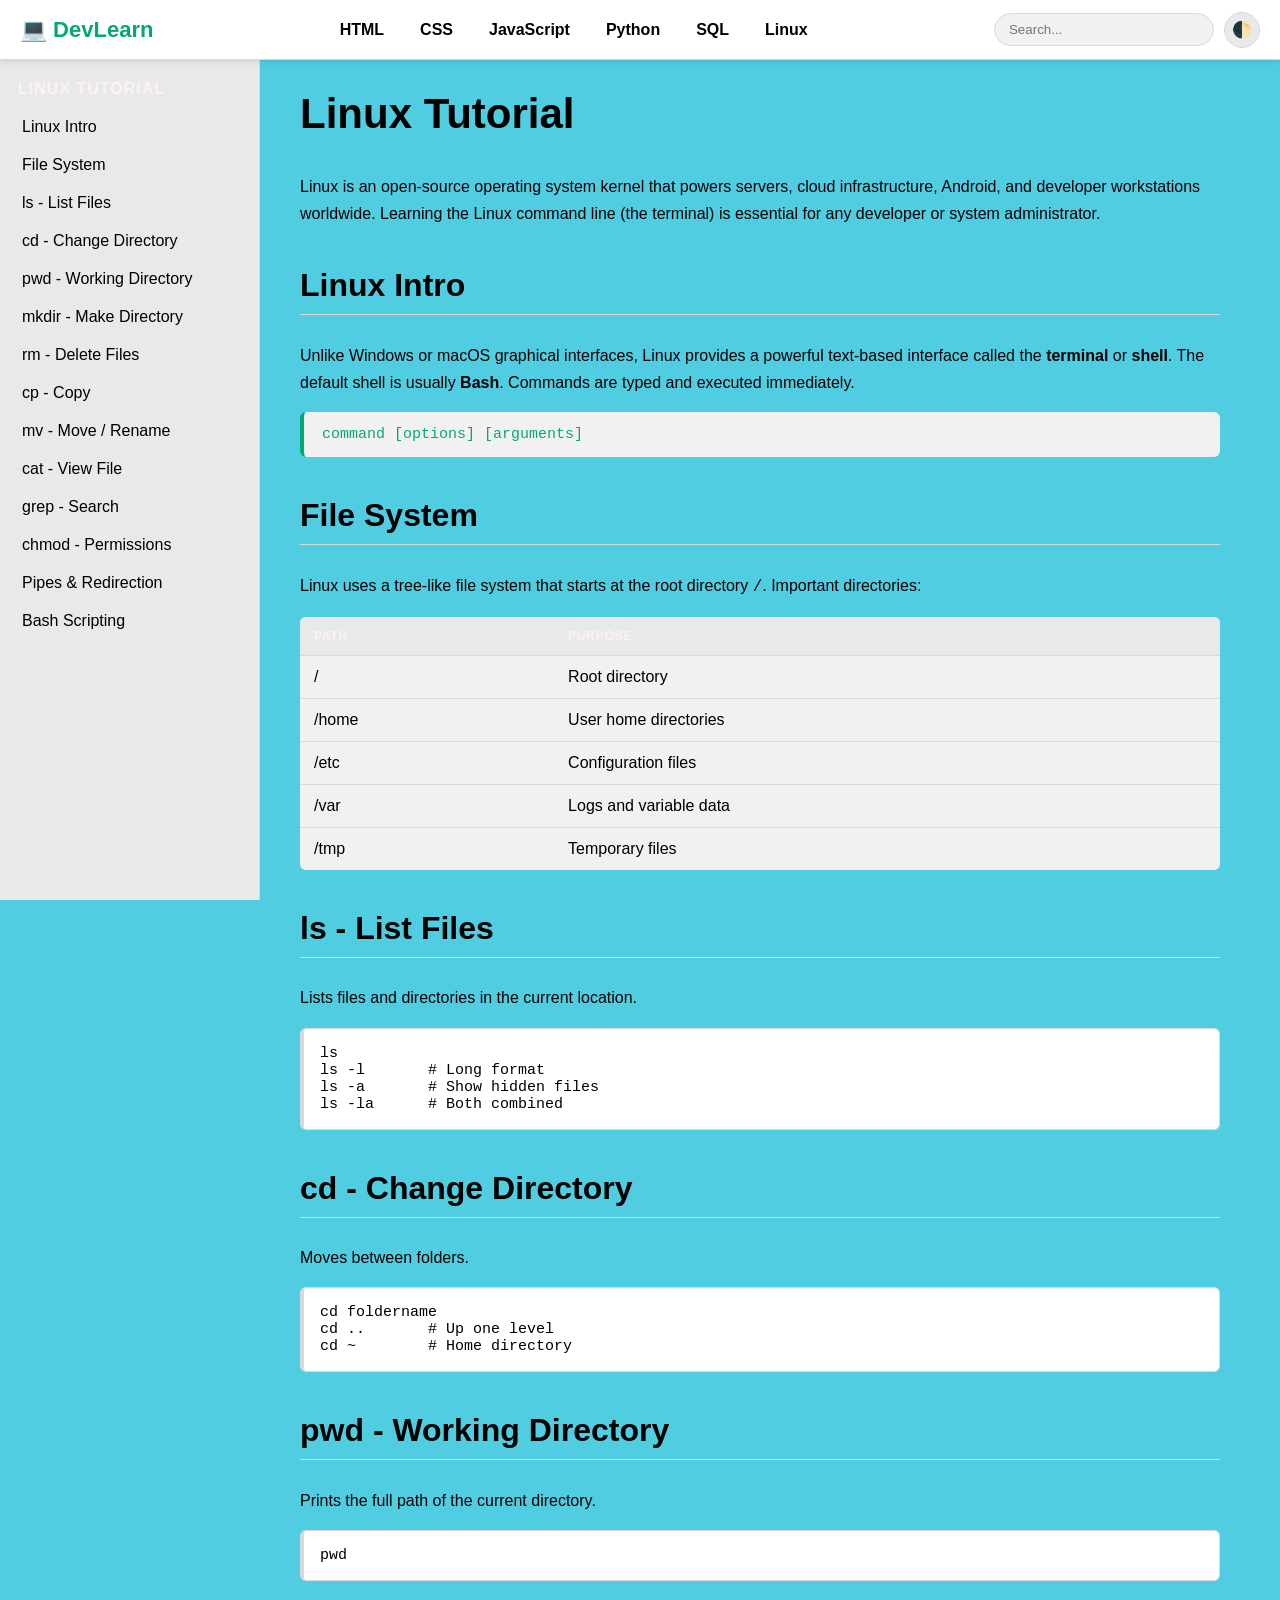
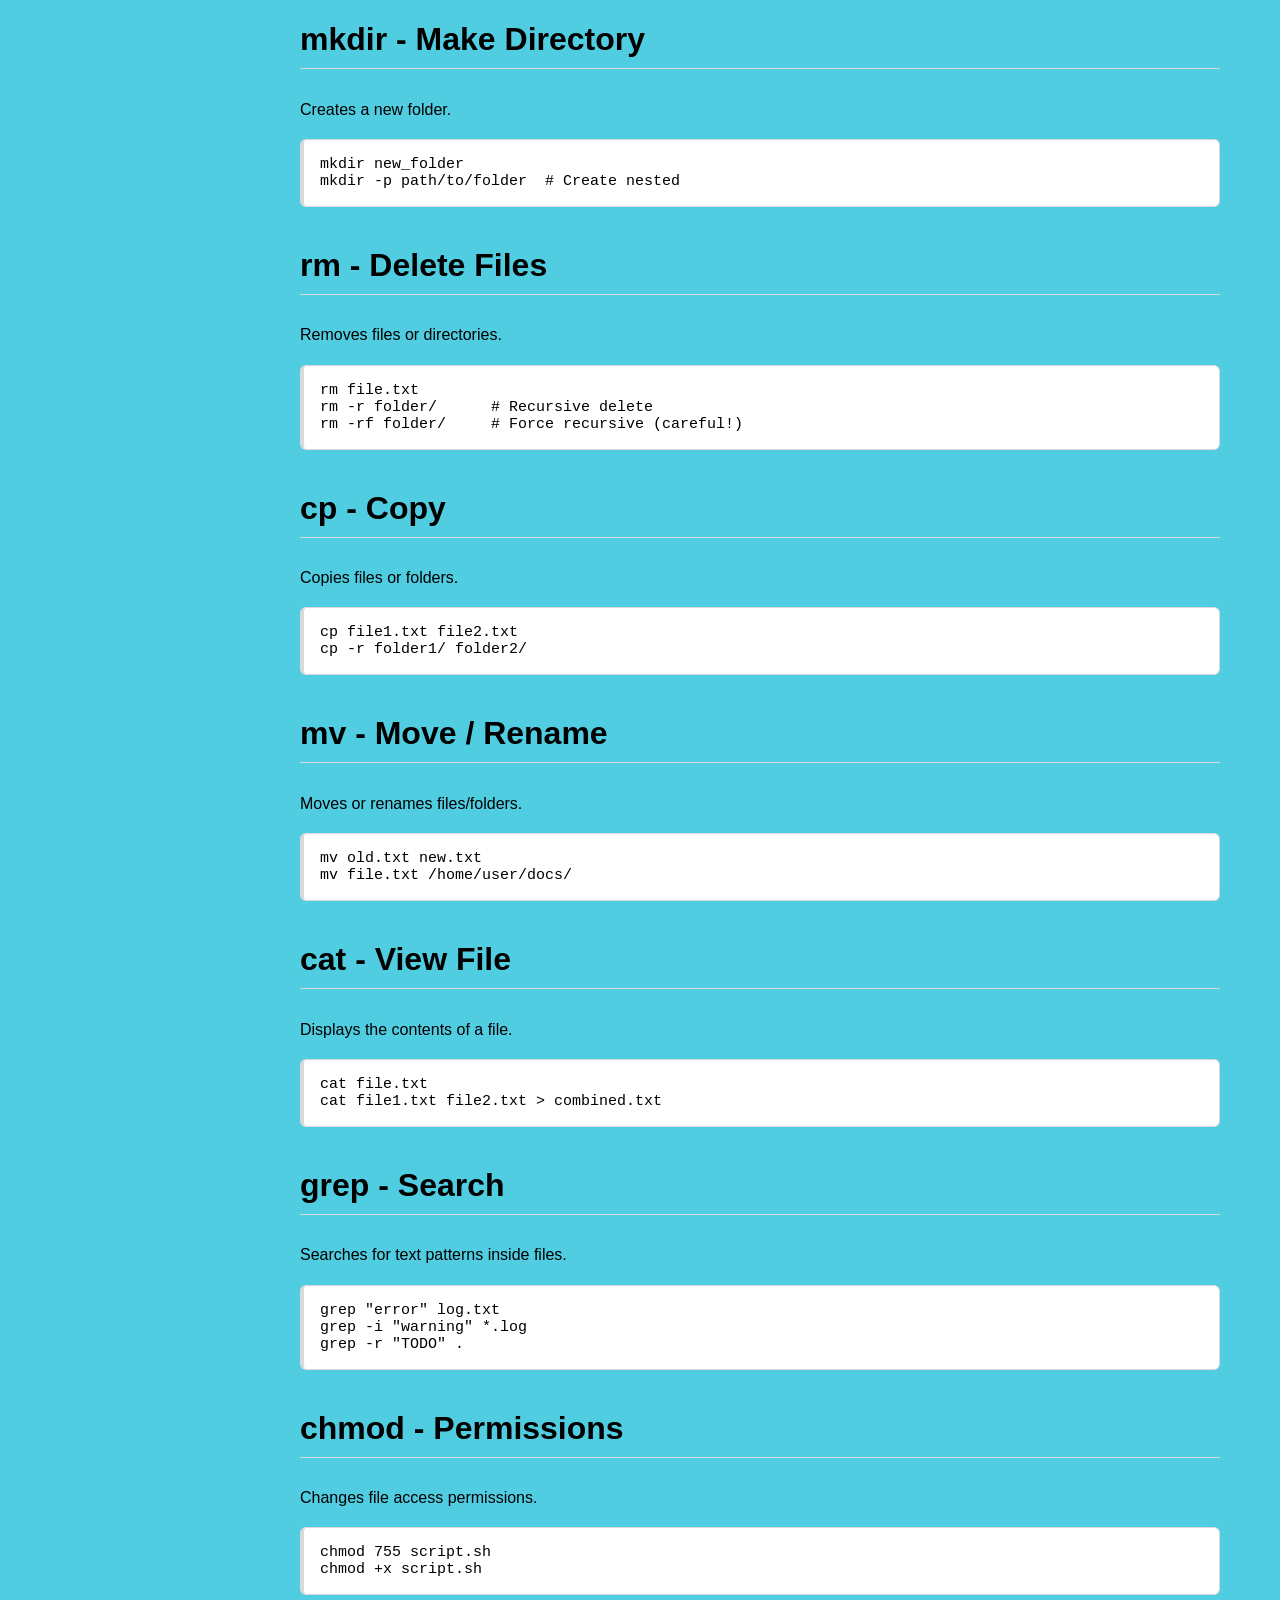
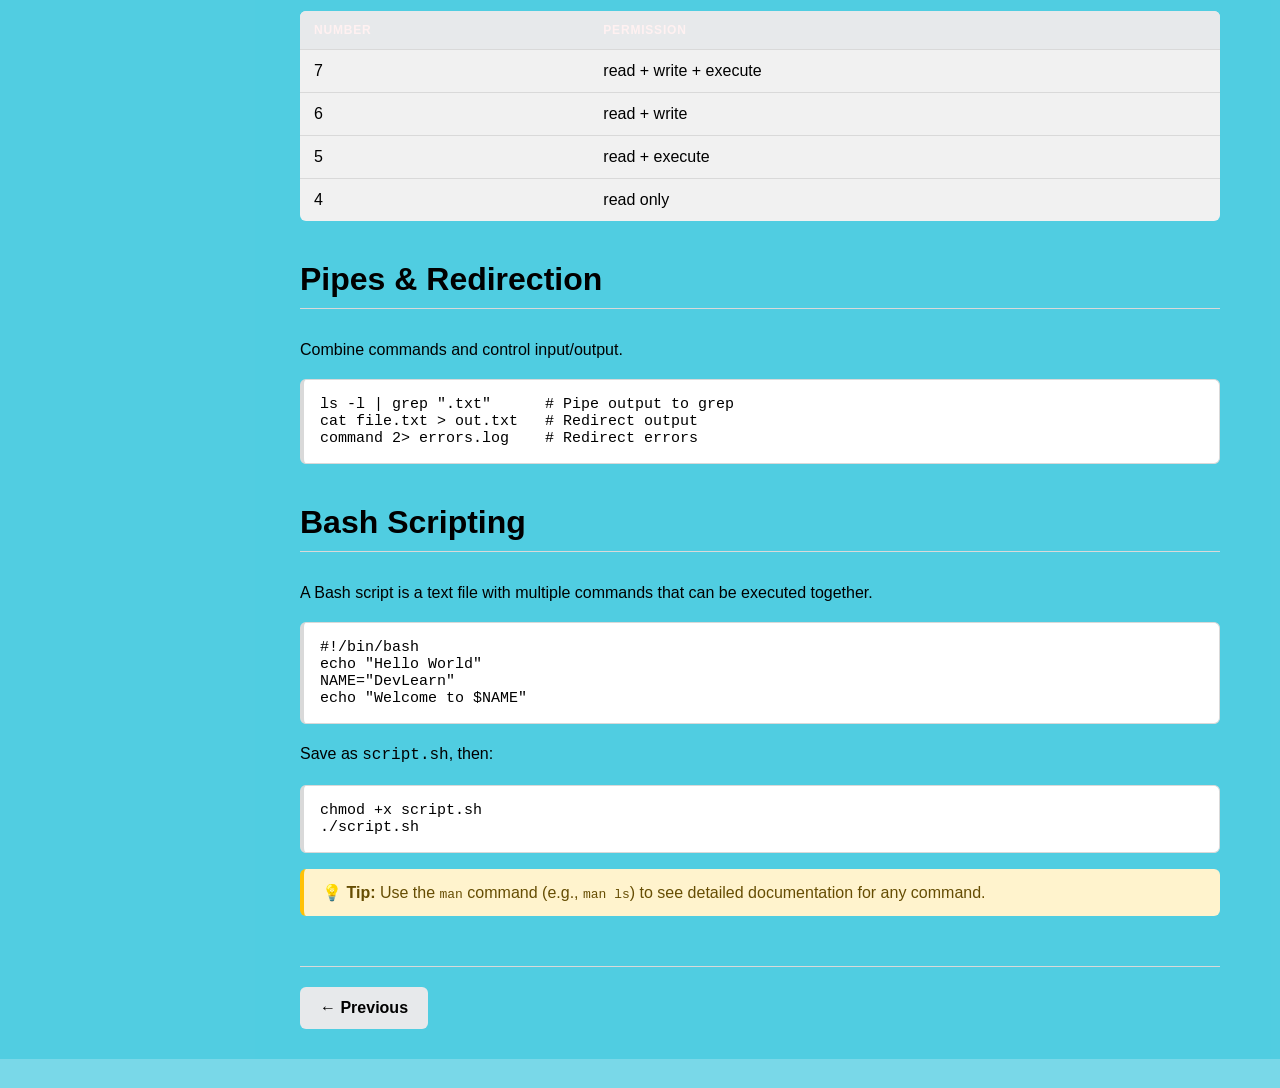
<file: linux-course.html>
<!DOCTYPE html>
<html lang="en">
<head>
<meta charset="UTF-8">
<meta name="viewport" content="width=device-width, initial-scale=1.0">
<title>Linux Tutorial - DevLearn</title>
<link rel="stylesheet" href="global.css">
</head>
<body>

<header class="top-header">
  <a href="index.html" class="logo">💻 DevLearn</a>
  <nav>
    <a href="html-course.html">HTML</a>
    <a href="css-course.html">CSS</a>
    <a href="js-course.html">JavaScript</a>
    <a href="python-course.html">Python</a>
    <a href="sql-course.html">SQL</a>
    <a href="linux-course.html">Linux</a>
  </nav>
  <div class="header-actions">
    <input type="text" class="search-box" placeholder="Search..." oninput="filterSidebar(this.value)">
    <button class="icon-btn" onclick="toggleTheme()" title="Toggle theme">🌓</button>
    <button class="icon-btn sidebar-toggle" onclick="toggleSidebar()">☰</button>
  </div>
</header>

<div class="page-layout">
  <aside class="sidebar" id="sidebar">
    <h3>Linux Tutorial</h3>
    <a href="#intro">Linux Intro</a>
    <a href="#filesystem">File System</a>
    <a href="#ls">ls - List Files</a>
    <a href="#cd">cd - Change Directory</a>
    <a href="#pwd">pwd - Working Directory</a>
    <a href="#mkdir">mkdir - Make Directory</a>
    <a href="#rm">rm - Delete Files</a>
    <a href="#cp">cp - Copy</a>
    <a href="#mv">mv - Move / Rename</a>
    <a href="#cat">cat - View File</a>
    <a href="#grep">grep - Search</a>
    <a href="#chmod">chmod - Permissions</a>
    <a href="#pipe">Pipes & Redirection</a>
    <a href="#bash">Bash Scripting</a>
  </aside>

  <article class="main-content">
    <h1>Linux Tutorial</h1>
    <p>Linux is an open-source operating system kernel that powers servers, cloud infrastructure, Android, and developer workstations worldwide. Learning the Linux command line (the terminal) is essential for any developer or system administrator.</p>

    <h2 id="intro">Linux Intro</h2>
    <p>Unlike Windows or macOS graphical interfaces, Linux provides a powerful text-based interface called the <strong>terminal</strong> or <strong>shell</strong>. The default shell is usually <strong>Bash</strong>. Commands are typed and executed immediately.</p>
    <div class="syntax-box">command [options] [arguments]</div>

    <h2 id="filesystem">File System</h2>
    <p>Linux uses a tree-like file system that starts at the root directory <code>/</code>. Important directories:</p>
    <table class="w3-table">
      <tr><th>Path</th><th>Purpose</th></tr>
      <tr><td>/</td><td>Root directory</td></tr>
      <tr><td>/home</td><td>User home directories</td></tr>
      <tr><td>/etc</td><td>Configuration files</td></tr>
      <tr><td>/var</td><td>Logs and variable data</td></tr>
      <tr><td>/tmp</td><td>Temporary files</td></tr>
    </table>

    <h2 id="ls">ls - List Files</h2>
    <p>Lists files and directories in the current location.</p>
    <div class="code-block"><pre>ls
ls -l       # Long format
ls -a       # Show hidden files
ls -la      # Both combined</pre></div>

    <h2 id="cd">cd - Change Directory</h2>
    <p>Moves between folders.</p>
    <div class="code-block"><pre>cd foldername
cd ..       # Up one level
cd ~        # Home directory</pre></div>

    <h2 id="pwd">pwd - Working Directory</h2>
    <p>Prints the full path of the current directory.</p>
    <div class="code-block"><pre>pwd</pre></div>

    <h2 id="mkdir">mkdir - Make Directory</h2>
    <p>Creates a new folder.</p>
    <div class="code-block"><pre>mkdir new_folder
mkdir -p path/to/folder  # Create nested</pre></div>

    <h2 id="rm">rm - Delete Files</h2>
    <p>Removes files or directories.</p>
    <div class="code-block"><pre>rm file.txt
rm -r folder/      # Recursive delete
rm -rf folder/     # Force recursive (careful!)</pre></div>

    <h2 id="cp">cp - Copy</h2>
    <p>Copies files or folders.</p>
    <div class="code-block"><pre>cp file1.txt file2.txt
cp -r folder1/ folder2/</pre></div>

    <h2 id="mv">mv - Move / Rename</h2>
    <p>Moves or renames files/folders.</p>
    <div class="code-block"><pre>mv old.txt new.txt
mv file.txt /home/user/docs/</pre></div>

    <h2 id="cat">cat - View File</h2>
    <p>Displays the contents of a file.</p>
    <div class="code-block"><pre>cat file.txt
cat file1.txt file2.txt > combined.txt</pre></div>

    <h2 id="grep">grep - Search</h2>
    <p>Searches for text patterns inside files.</p>
    <div class="code-block"><pre>grep "error" log.txt
grep -i "warning" *.log
grep -r "TODO" .</pre></div>

    <h2 id="chmod">chmod - Permissions</h2>
    <p>Changes file access permissions.</p>
    <div class="code-block"><pre>chmod 755 script.sh
chmod +x script.sh</pre></div>
    <table class="w3-table">
      <tr><th>Number</th><th>Permission</th></tr>
      <tr><td>7</td><td>read + write + execute</td></tr>
      <tr><td>6</td><td>read + write</td></tr>
      <tr><td>5</td><td>read + execute</td></tr>
      <tr><td>4</td><td>read only</td></tr>
    </table>

    <h2 id="pipe">Pipes & Redirection</h2>
    <p>Combine commands and control input/output.</p>
    <div class="code-block"><pre>ls -l | grep ".txt"      # Pipe output to grep
cat file.txt > out.txt   # Redirect output
command 2> errors.log    # Redirect errors</pre></div>

    <h2 id="bash">Bash Scripting</h2>
    <p>A Bash script is a text file with multiple commands that can be executed together.</p>
    <div class="code-block"><pre>#!/bin/bash
echo "Hello World"
NAME="DevLearn"
echo "Welcome to $NAME"</pre></div>
    <p>Save as <code>script.sh</code>, then:</p>
    <div class="code-block"><pre>chmod +x script.sh
./script.sh</pre></div>

    <div class="note">💡 <strong>Tip:</strong> Use the <code>man</code> command (e.g., <code>man ls</code>) to see detailed documentation for any command.</div>

    <div class="prev-next">
      <a href="sql-course.html">← Previous</a>
    </div>
  </article>
</div>

<script src="app.js"></script>
</body>
</html>
</file>
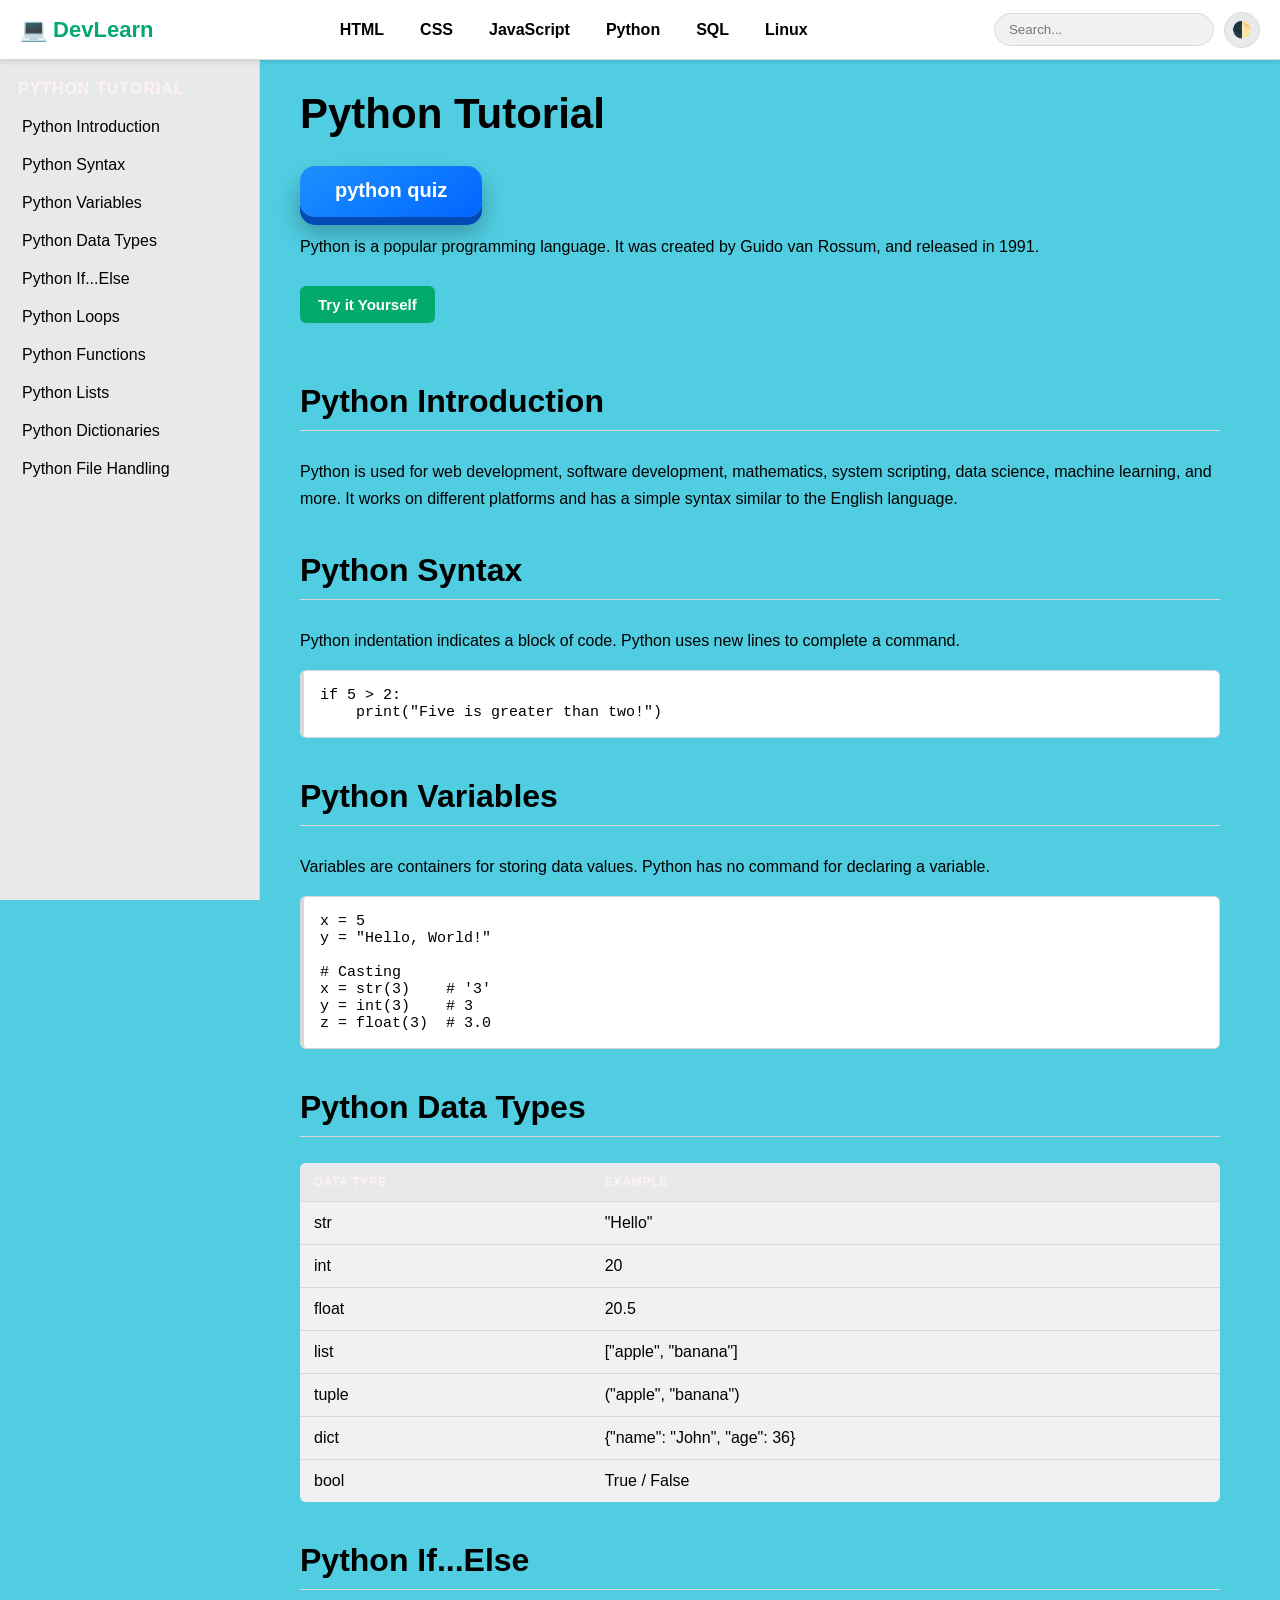
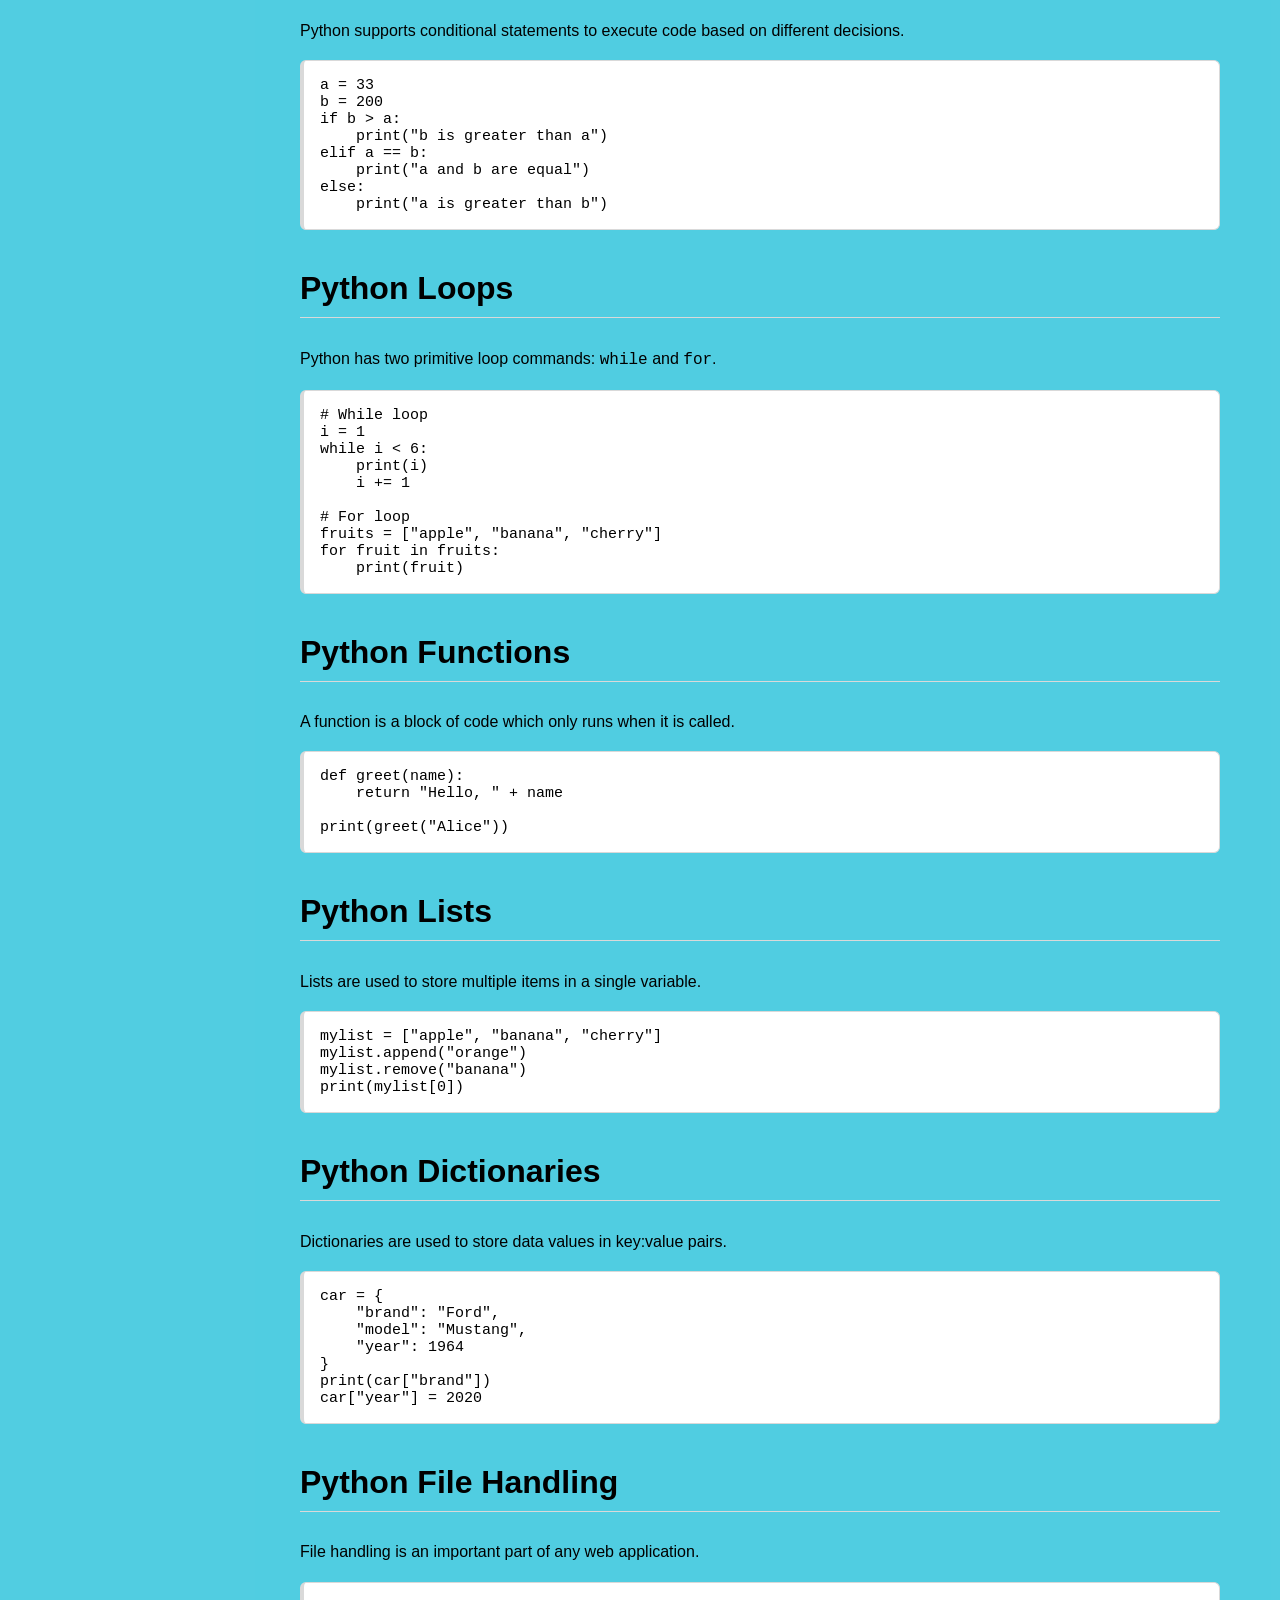
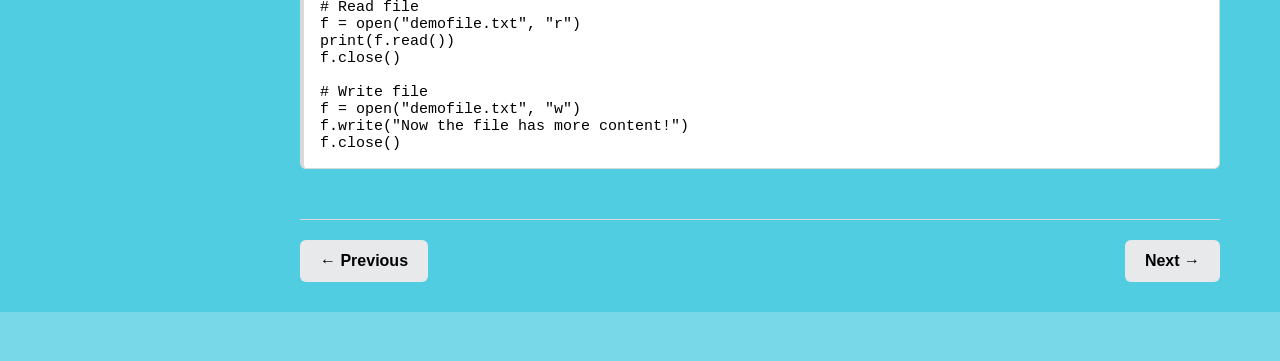
<file: python-course.html>
<!DOCTYPE html>
<html lang="en">
<head>
<meta charset="UTF-8">
<meta name="viewport" content="width=device-width, initial-scale=1.0">
<title>Python Tutorial - DevLearn</title>
<link rel="stylesheet" href="global.css">
</head>
<body>
  

<header class="top-header">
  <button class="sidebar-toggle icon-btn" onclick="toggleSidebar()">☰</button>
  <a href="index.html" class="logo">💻 DevLearn</a>
  <nav>
    <a href="html-course.html">HTML</a>
    <a href="css-course.html">CSS</a>
    <a href="js-course.html">JavaScript</a>
    <a href="python-course.html">Python</a>
    <a href="sql-course.html">SQL</a>
    <a href="linux-course.html">Linux</a>
  </nav>
  <div class="header-actions">
    <input type="text" class="search-box" placeholder="Search..." oninput="filterSidebar(this.value)">
    <button class="icon-btn" onclick="toggleTheme()" title="Toggle theme">🌓</button>
  </div>
</header>

<div class="page-layout">
  <aside class="sidebar">
    <h3>Python Tutorial</h3>
    <a href="#intro">Python Introduction</a>
    <a href="#syntax">Python Syntax</a>
    <a href="#variables">Python Variables</a>
    <a href="#datatypes">Python Data Types</a>
    <a href="#conditions">Python If...Else</a>
    <a href="#loops">Python Loops</a>
    <a href="#functions">Python Functions</a>
    <a href="#lists">Python Lists</a>
    <a href="#dictionaries">Python Dictionaries</a>
    <a href="#filehandling">Python File Handling</a>
  </aside>

  <main class="main-content">

    <h1>Python Tutorial</h1>
    <a href="python-quiz.html" class="btn-3d">
  <span>python quiz</span>
</a>
 
<style>
.btn-3d{
  display:inline-block;
  text-decoration:none;
  font-size:20px;
  font-weight:bold;
  color:white;
  padding:14px 35px;
  border-radius:15px;
  background: linear-gradient(145deg, #1e90ff, #0066ff);
  box-shadow: 0 8px 0 #004bb5, 0 15px 25px rgba(0,0,0,0.3);
  transition: all 0.15s ease;
  position: relative;
}
 
.btn-3d span{
  display:inline-block;
  transform: translateY(-1px);
}
 
.btn-3d:hover{
  transform: translateY(2px);
  box-shadow: 0 6px 0 #004bb5, 0 12px 20px rgba(0,0,0,0.25);
}
 
.btn-3d:active{
  transform: translateY(6px);
  box-shadow: 0 2px 0 #004bb5;
}
</style>
 
    <p>Python is a popular programming language. It was created by Guido van Rossum, and released in 1991.</p>
    <a class="try-it-btn" href="try-it.html?code=%3C!DOCTYPE%20html%3E%0A%3Chtml%3E%0A%3Cbody%3E%0A%3Cpre%20style%3D%22font-size%3A16px%3B%22%3E%0Aprint(%22Hello%2C%20World!%22)%0A%0Ax%20%3D%205%0Ay%20%3D%20%22John%22%0Aprint(x)%0Aprint(y)%0A%3C%2Fpre%3E%0A%3C%2Fbody%3E%0A%3C%2Fhtml%3E" target="_blank">Try it Yourself</a>

    <h2 id="intro">Python Introduction</h2>
    <p>Python is used for web development, software development, mathematics, system scripting, data science, machine learning, and more. It works on different platforms and has a simple syntax similar to the English language.</p>

    <h2 id="syntax">Python Syntax</h2>
    <p>Python indentation indicates a block of code. Python uses new lines to complete a command.</p>
    <div class="code-block"><pre>if 5 > 2:
    print("Five is greater than two!")</pre></div>

    <h2 id="variables">Python Variables</h2>
    <p>Variables are containers for storing data values. Python has no command for declaring a variable.</p>
    <div class="code-block"><pre>x = 5
y = "Hello, World!"

# Casting
x = str(3)    # '3'
y = int(3)    # 3
z = float(3)  # 3.0</pre></div>

    <h2 id="datatypes">Python Data Types</h2>
    <table class="w3-table">
      <tr><th>Data Type</th><th>Example</th></tr>
      <tr><td>str</td><td>"Hello"</td></tr>
      <tr><td>int</td><td>20</td></tr>
      <tr><td>float</td><td>20.5</td></tr>
      <tr><td>list</td><td>["apple", "banana"]</td></tr>
      <tr><td>tuple</td><td>("apple", "banana")</td></tr>
      <tr><td>dict</td><td>{"name": "John", "age": 36}</td></tr>
      <tr><td>bool</td><td>True / False</td></tr>
    </table>

    <h2 id="conditions">Python If...Else</h2>
    <p>Python supports conditional statements to execute code based on different decisions.</p>
    <div class="code-block"><pre>a = 33
b = 200
if b > a:
    print("b is greater than a")
elif a == b:
    print("a and b are equal")
else:
    print("a is greater than b")</pre></div>

    <h2 id="loops">Python Loops</h2>
    <p>Python has two primitive loop commands: <code>while</code> and <code>for</code>.</p>
    <div class="code-block"><pre># While loop
i = 1
while i < 6:
    print(i)
    i += 1

# For loop
fruits = ["apple", "banana", "cherry"]
for fruit in fruits:
    print(fruit)</pre></div>

    <h2 id="functions">Python Functions</h2>
    <p>A function is a block of code which only runs when it is called.</p>
    <div class="code-block"><pre>def greet(name):
    return "Hello, " + name

print(greet("Alice"))</pre></div>

    <h2 id="lists">Python Lists</h2>
    <p>Lists are used to store multiple items in a single variable.</p>
    <div class="code-block"><pre>mylist = ["apple", "banana", "cherry"]
mylist.append("orange")
mylist.remove("banana")
print(mylist[0])</pre></div>

    <h2 id="dictionaries">Python Dictionaries</h2>
    <p>Dictionaries are used to store data values in key:value pairs.</p>
    <div class="code-block"><pre>car = {
    "brand": "Ford",
    "model": "Mustang",
    "year": 1964
}
print(car["brand"])
car["year"] = 2020</pre></div>

    <h2 id="filehandling">Python File Handling</h2>
    <p>File handling is an important part of any web application.</p>
    <div class="code-block"><pre># Read file
f = open("demofile.txt", "r")
print(f.read())
f.close()

# Write file
f = open("demofile.txt", "w")
f.write("Now the file has more content!")
f.close()</pre></div>

    <div class="prev-next">
      <a href="js-course.html">← Previous</a>
      <a href="sql-course.html">Next →</a>
    </div>

  </main>
</div>

<script src="app.js"></script>
</body>
</html>
</file>
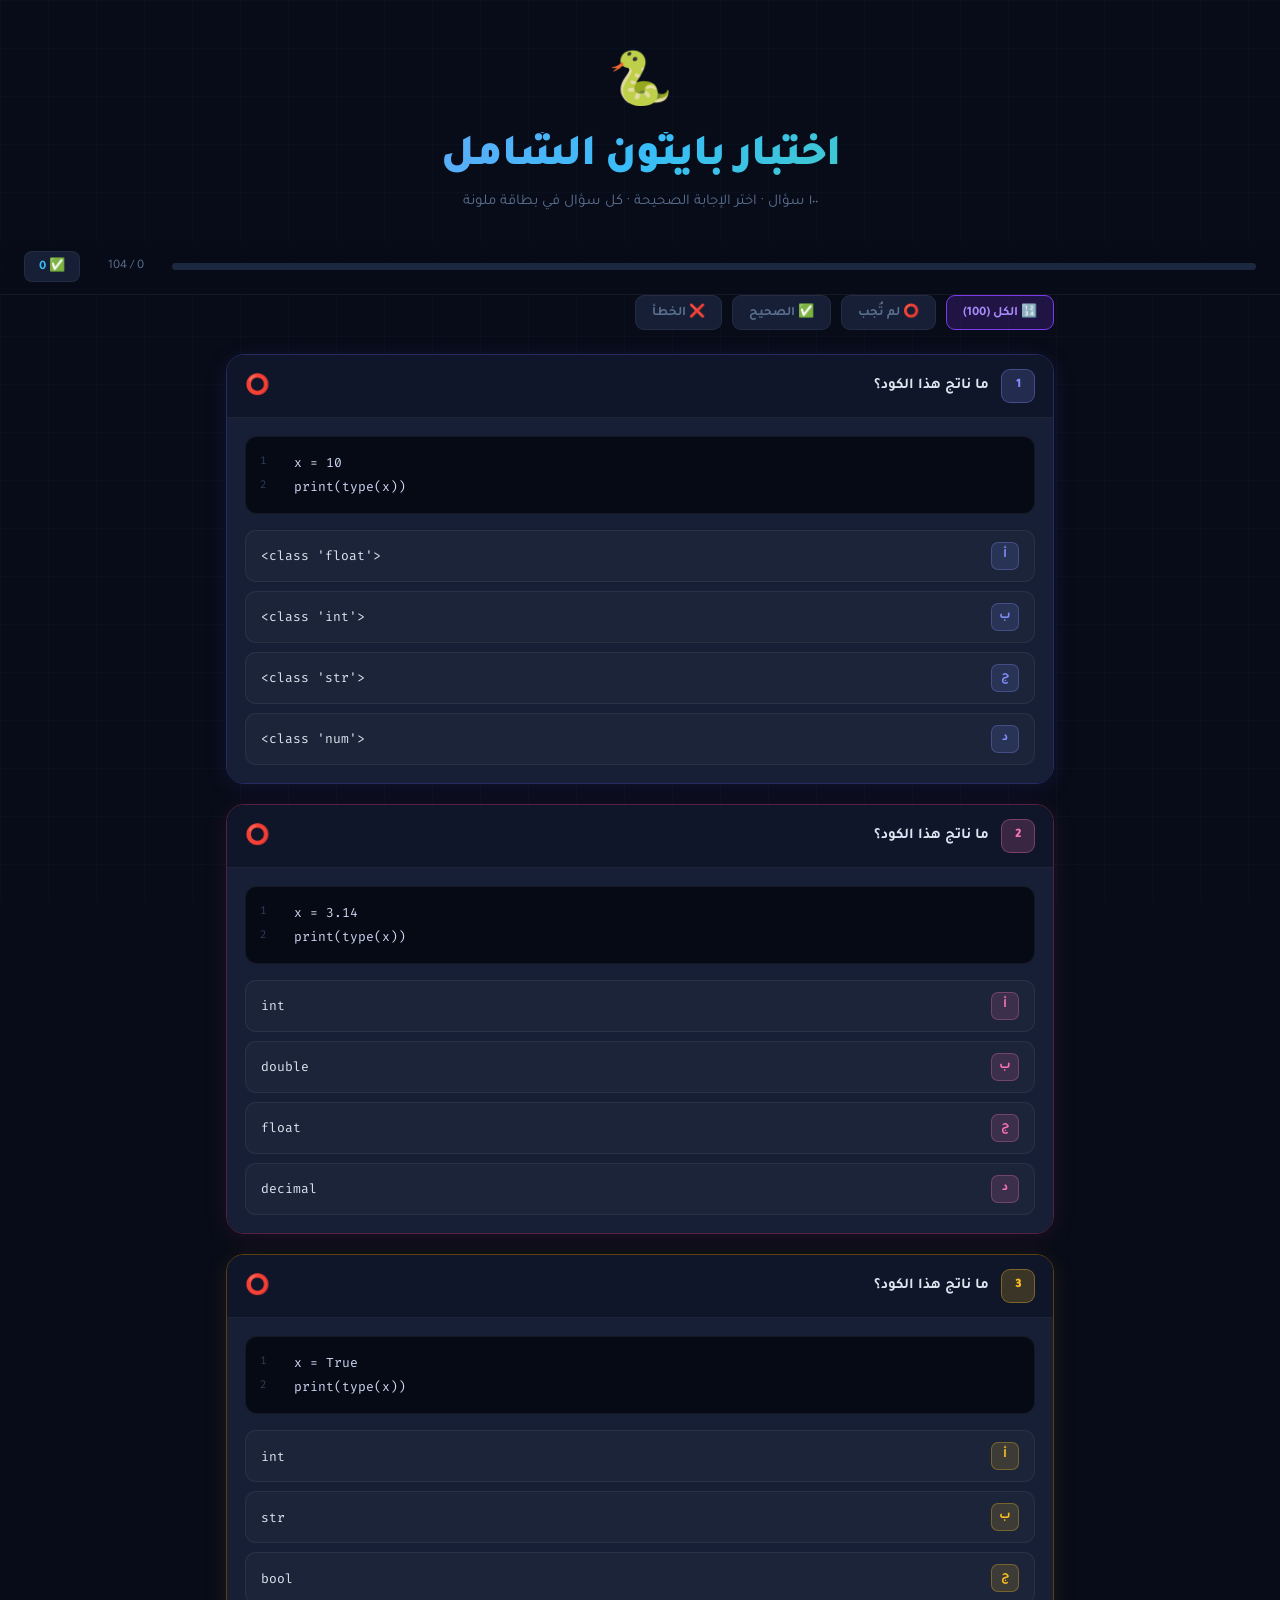
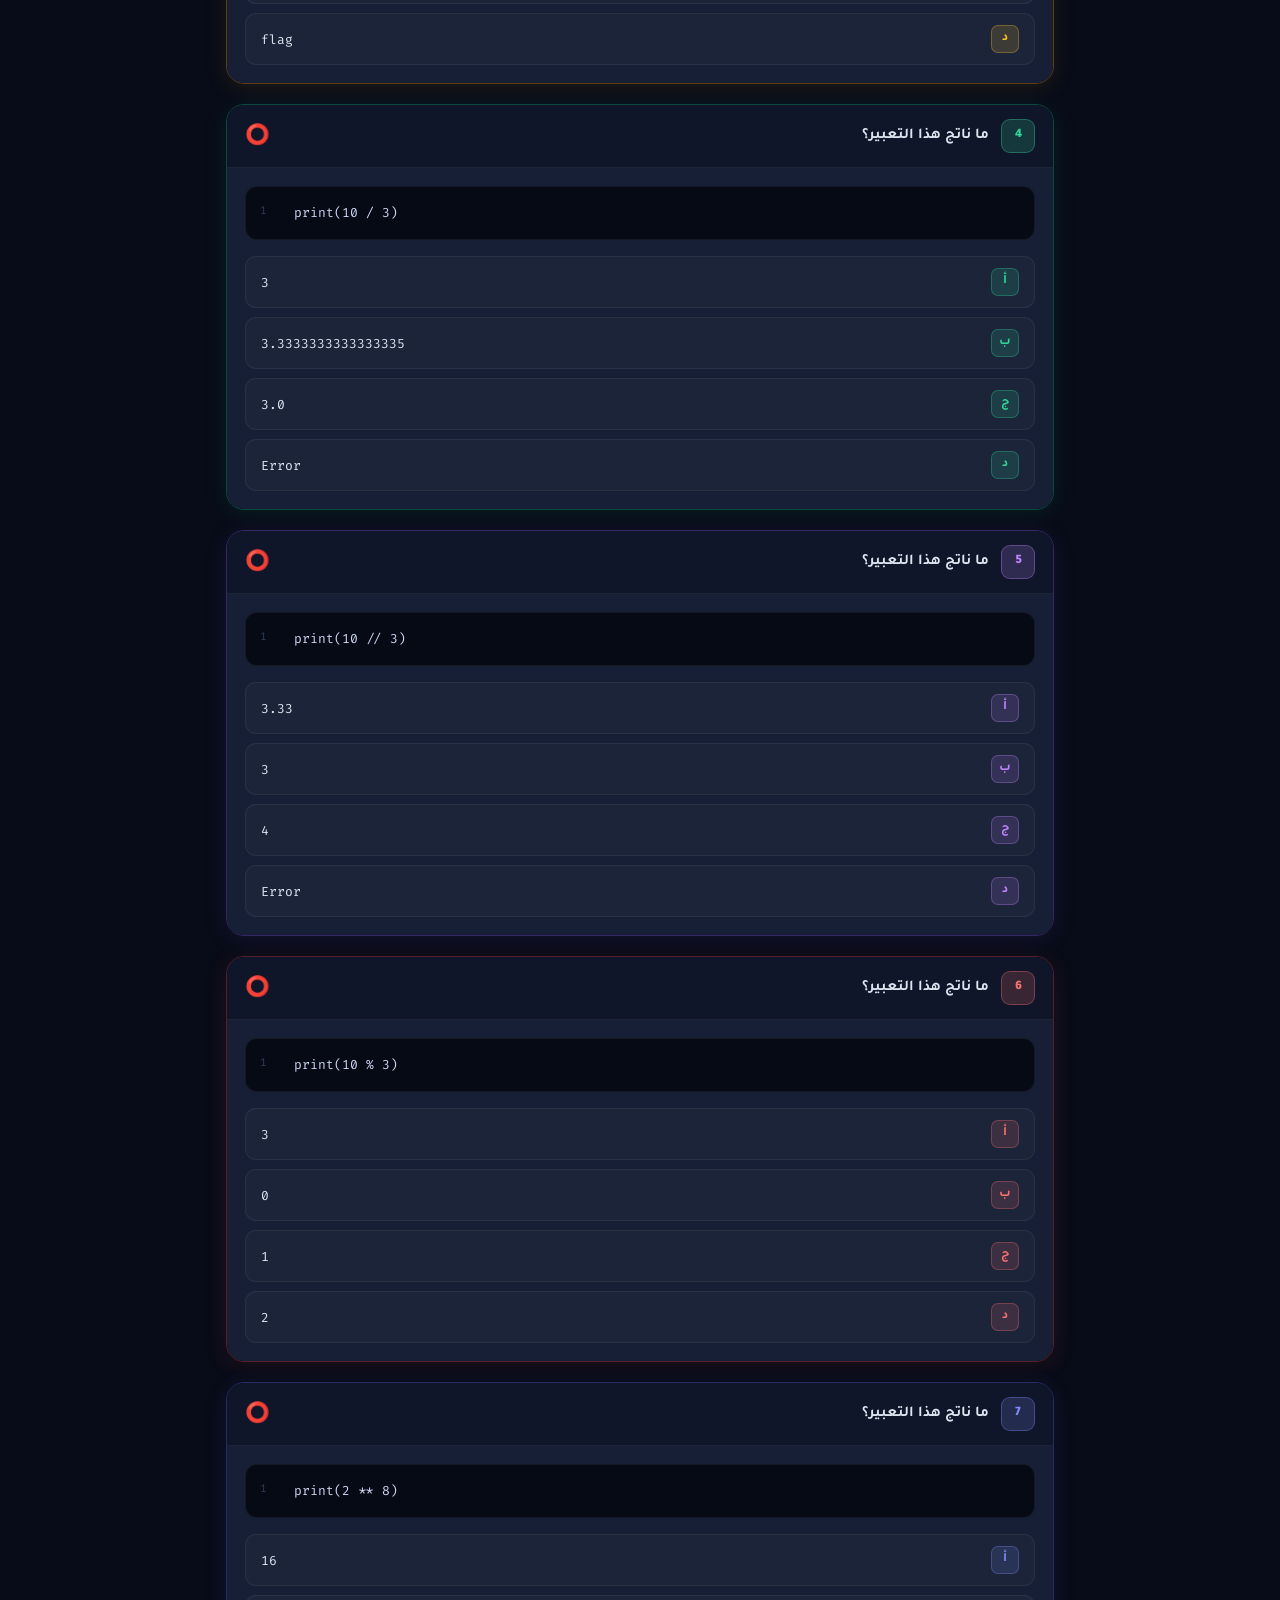
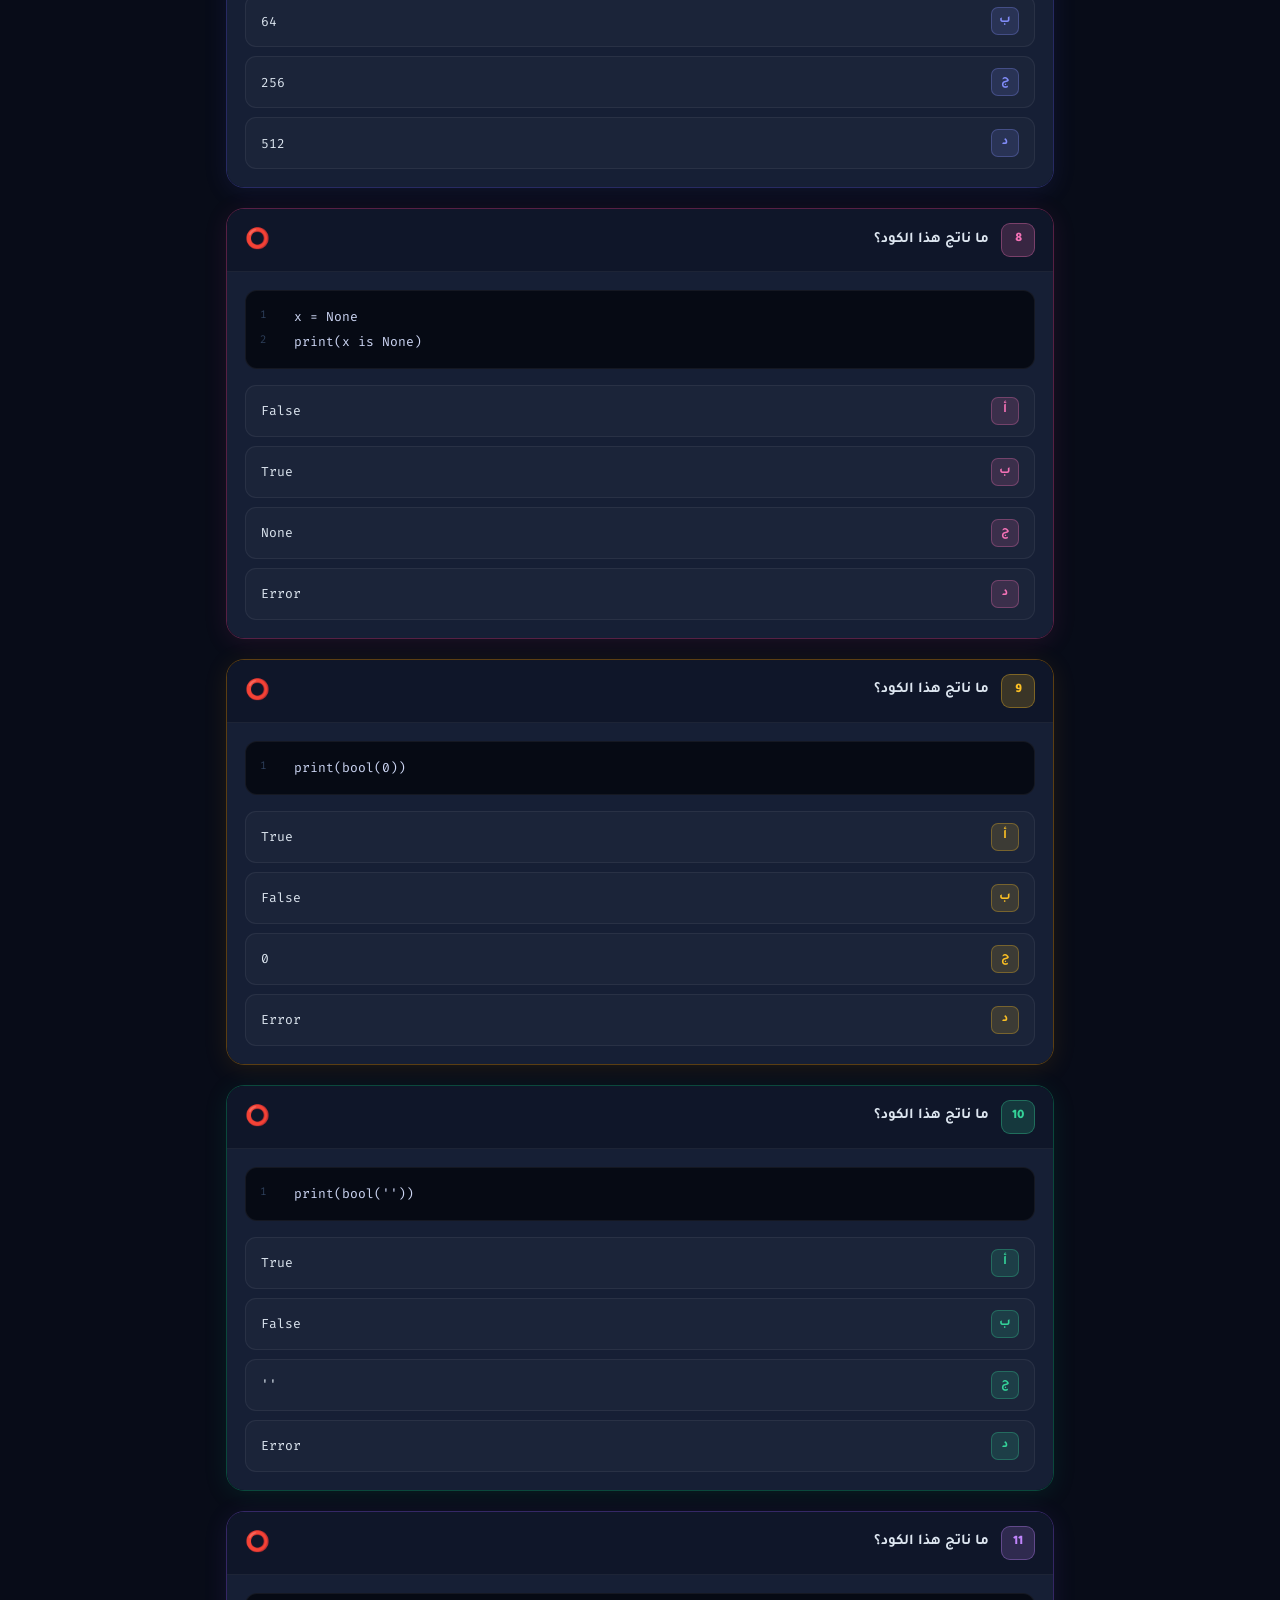
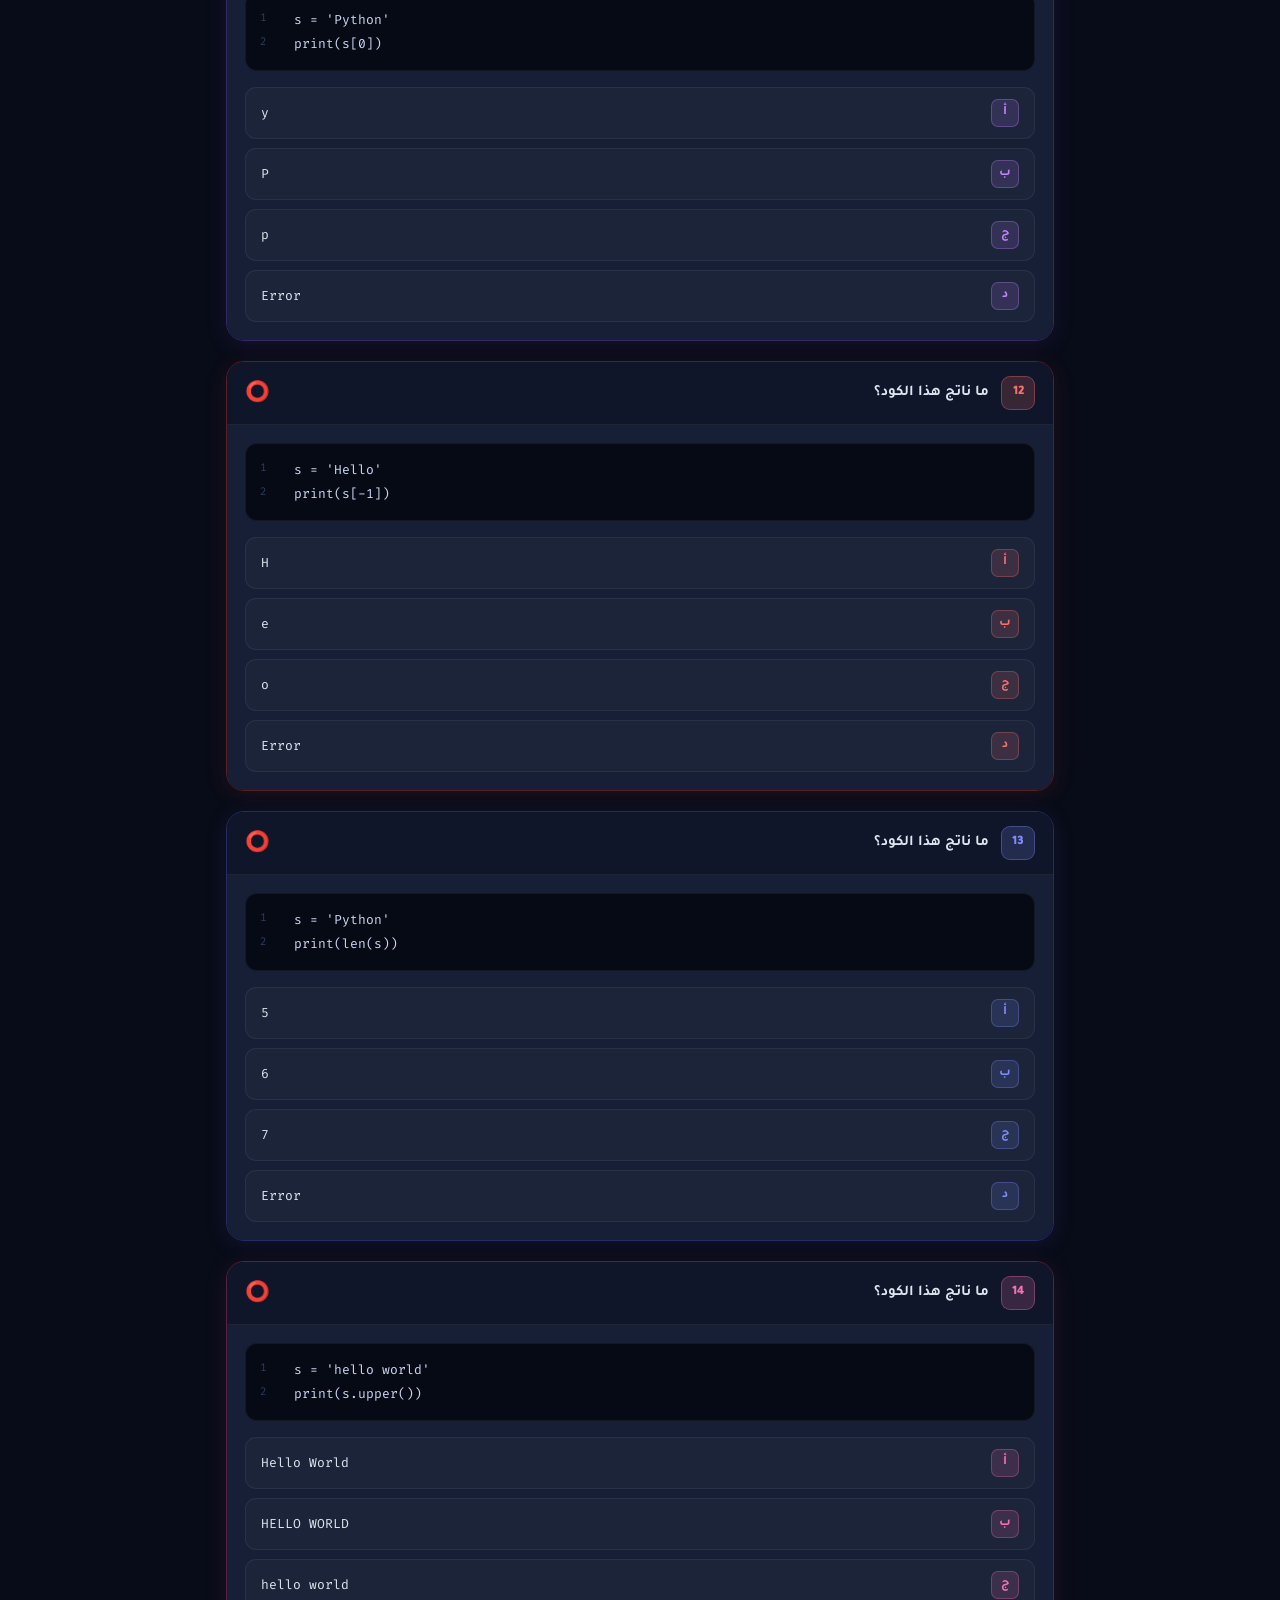
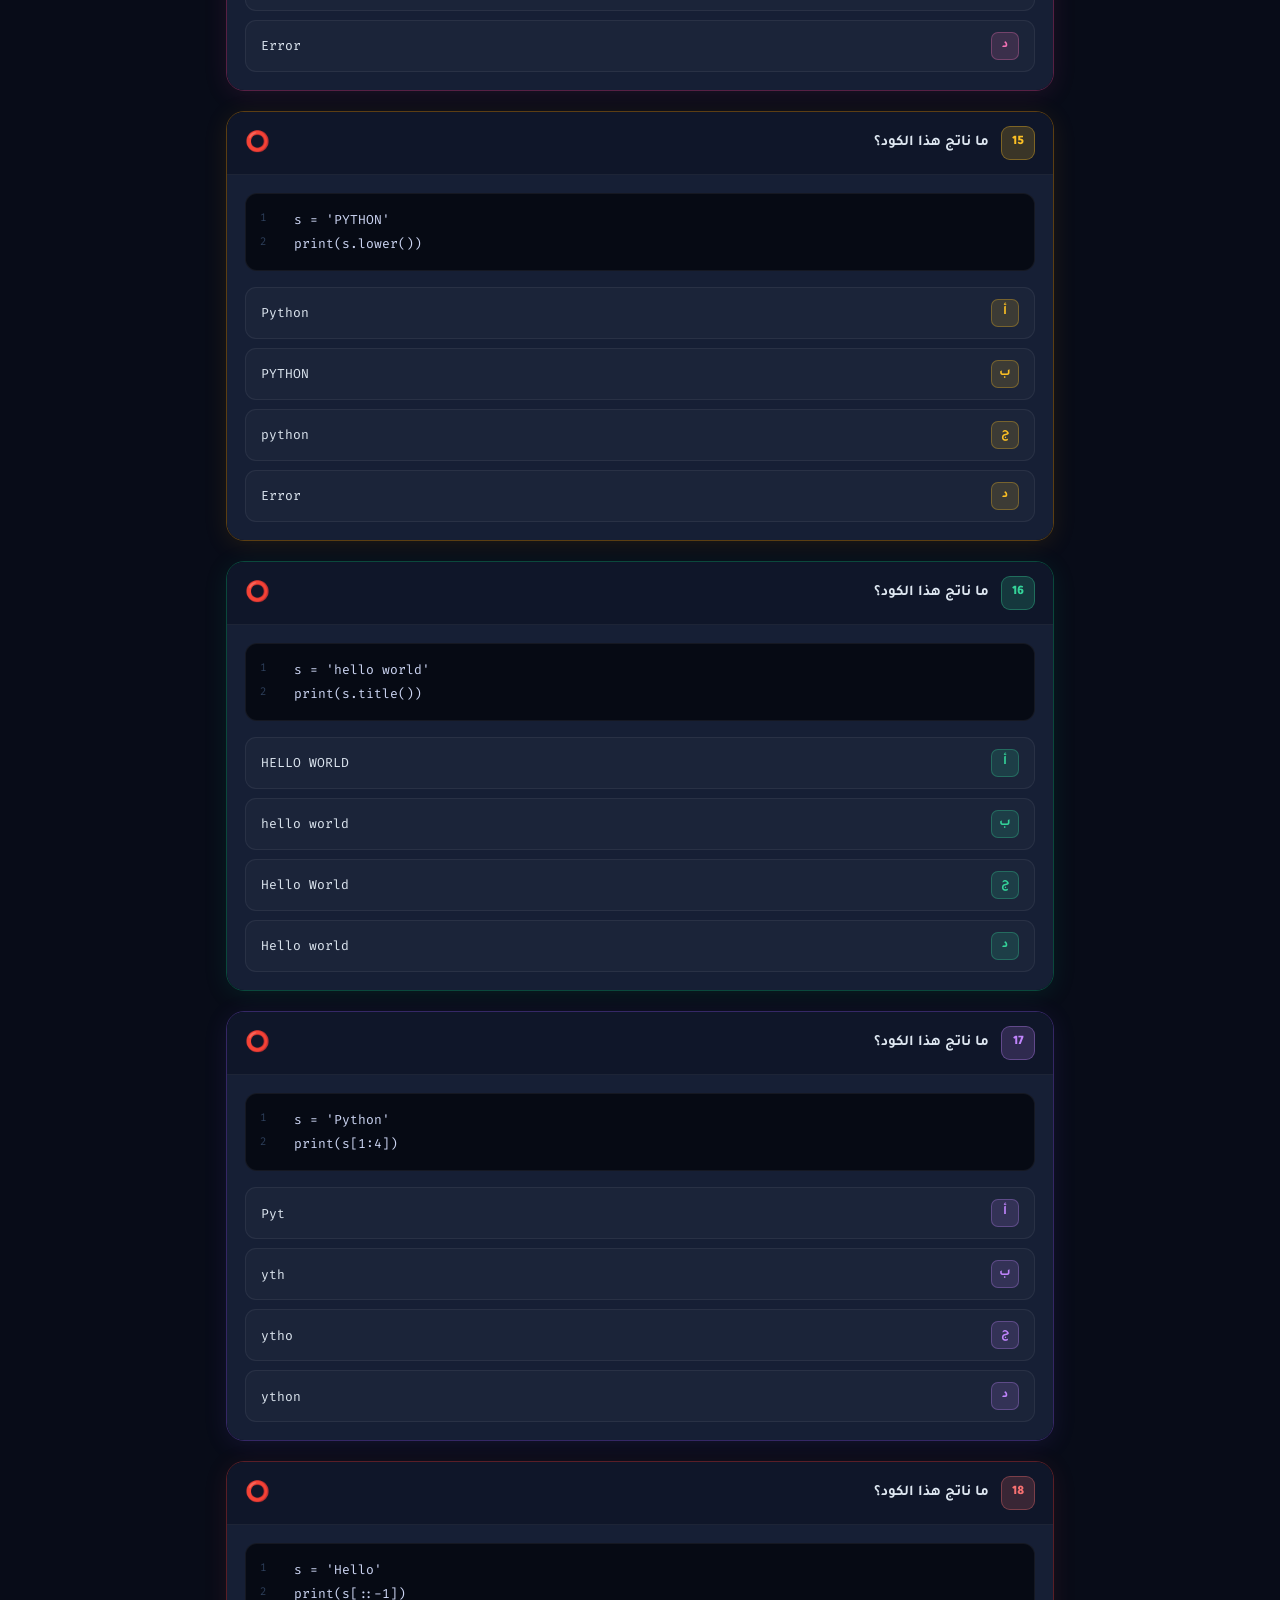
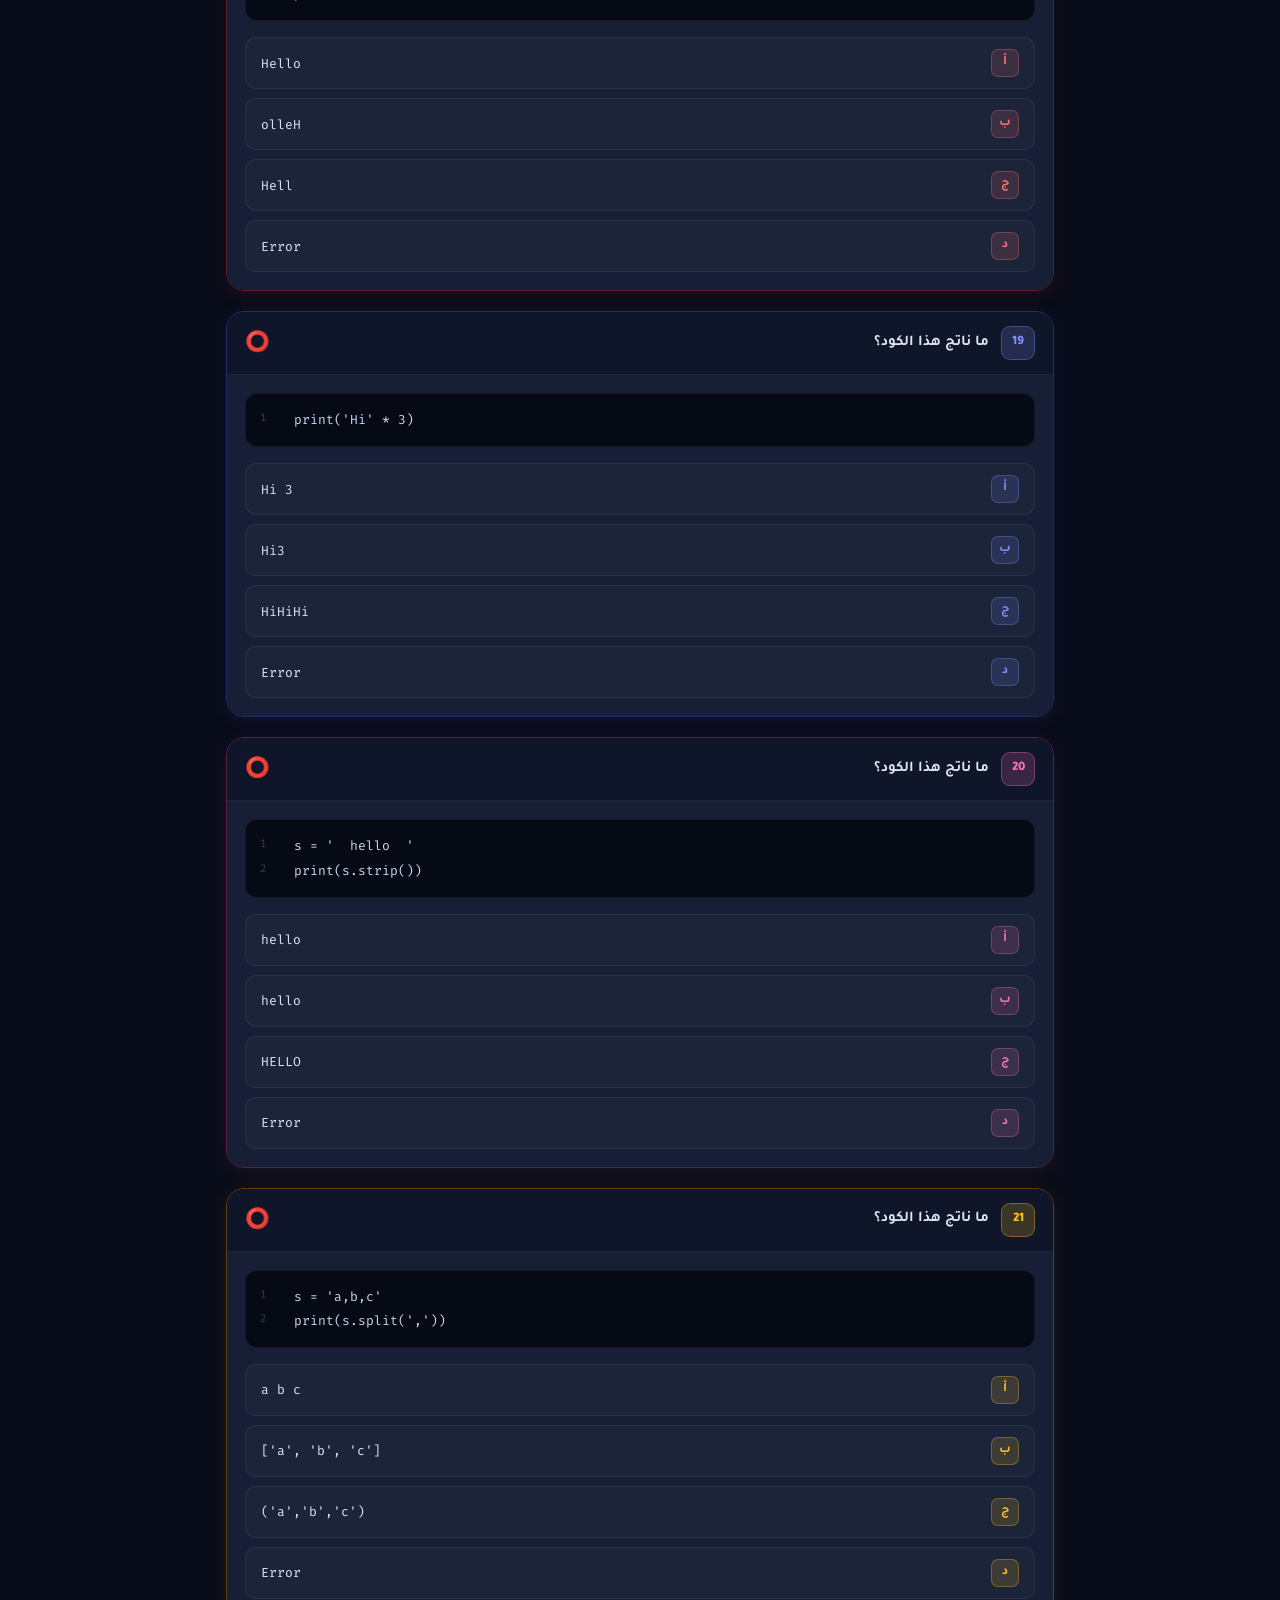
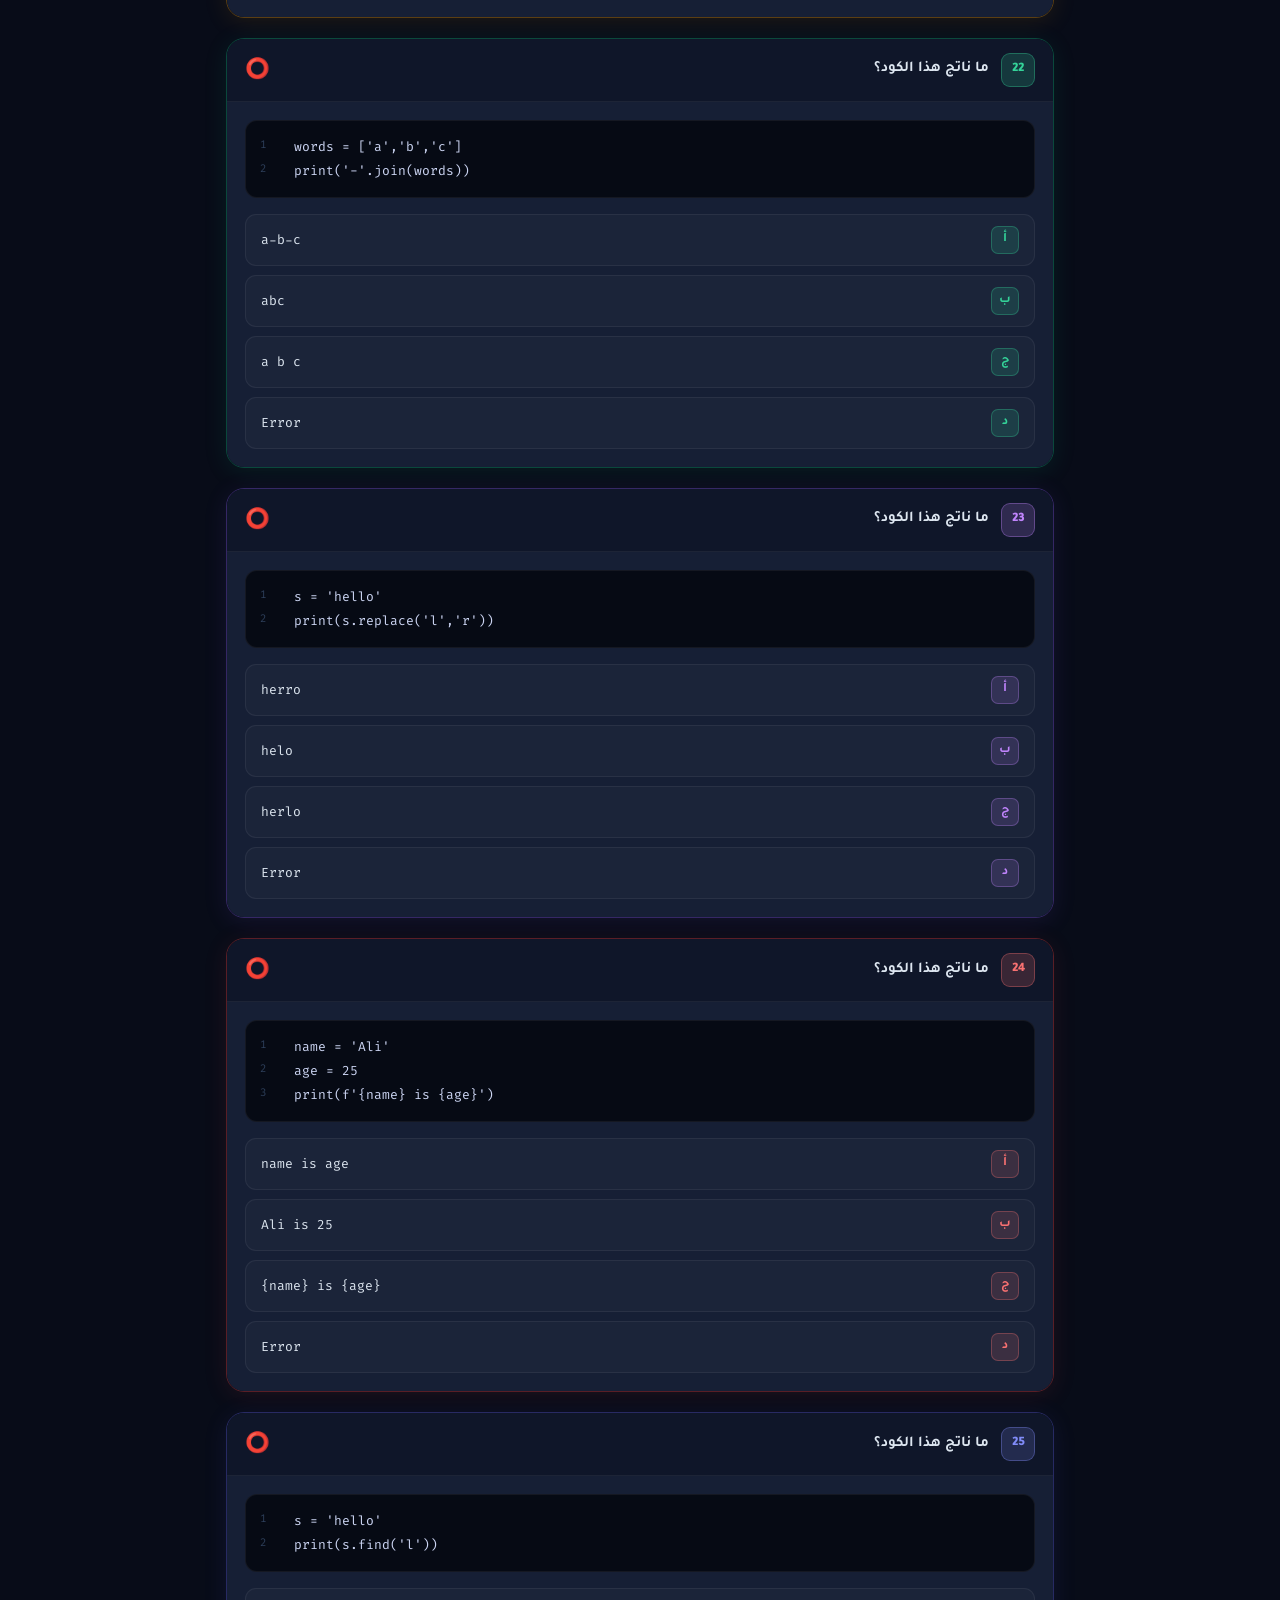
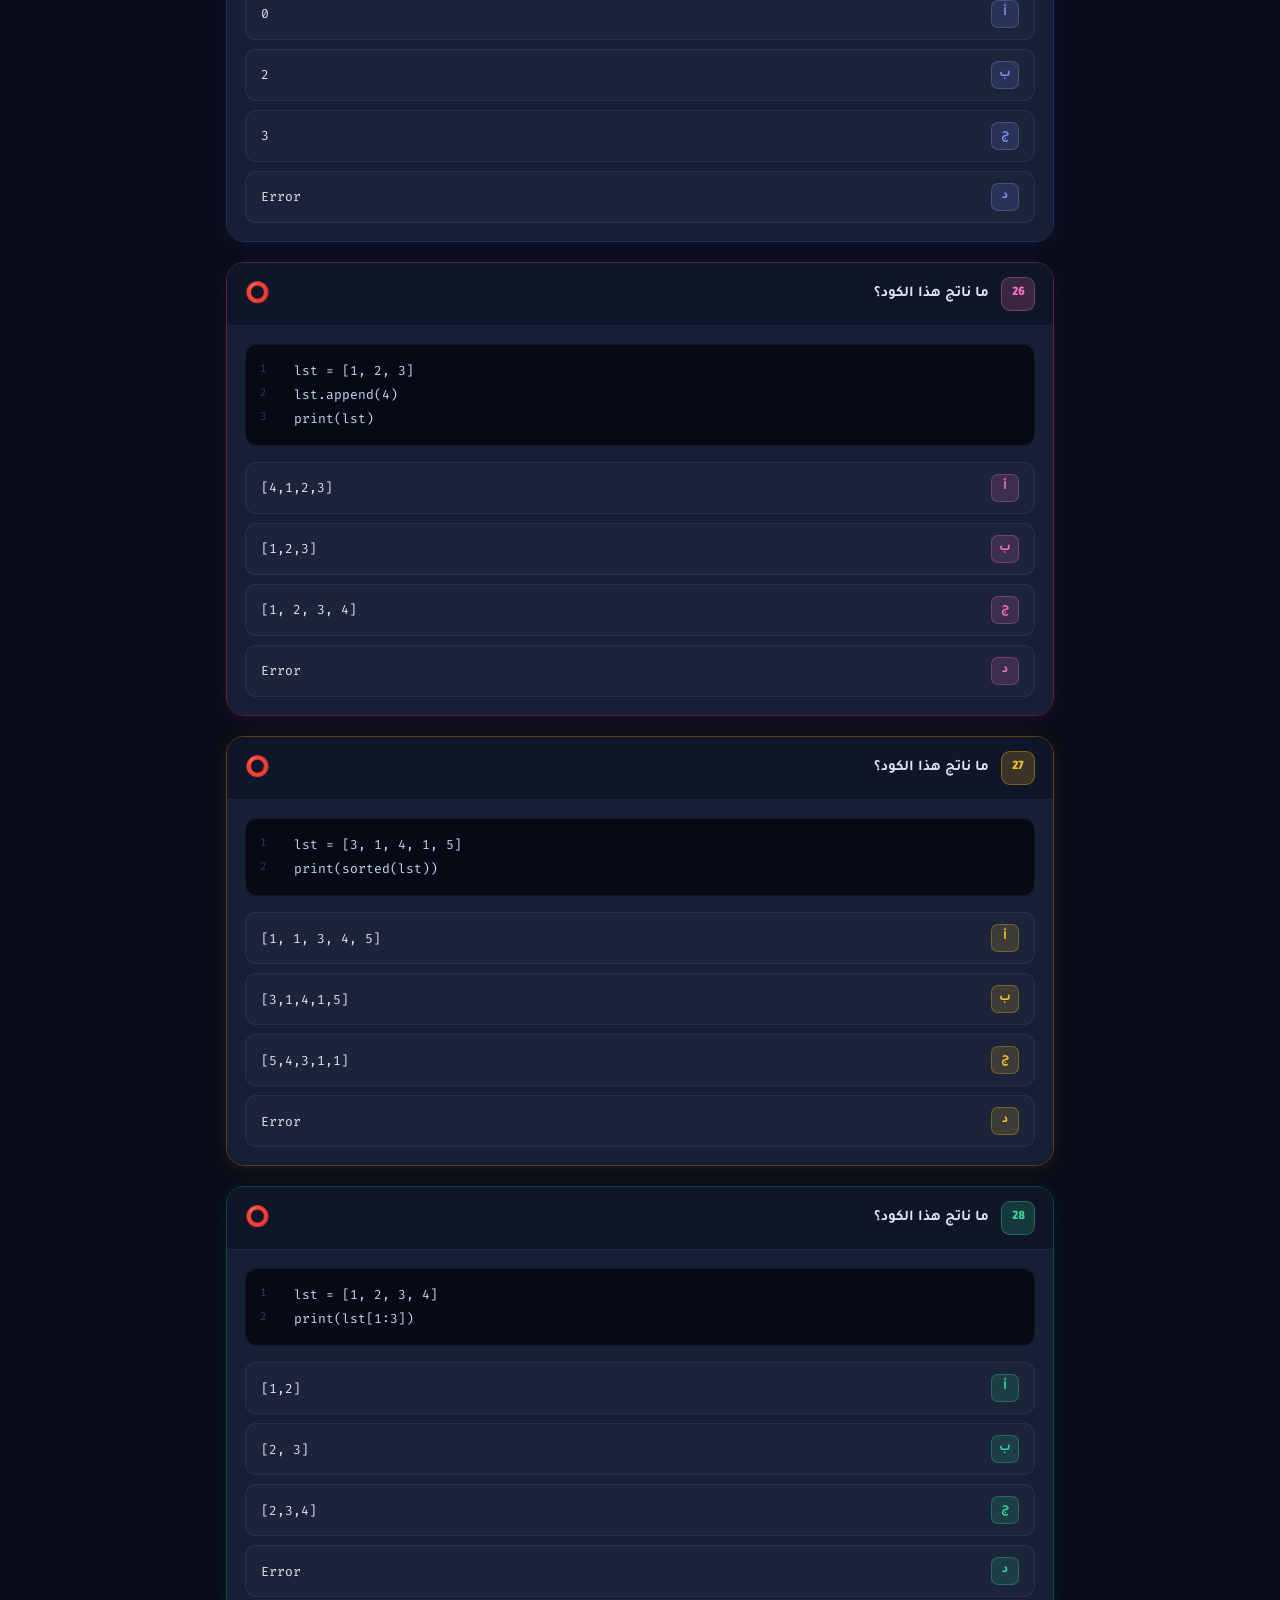
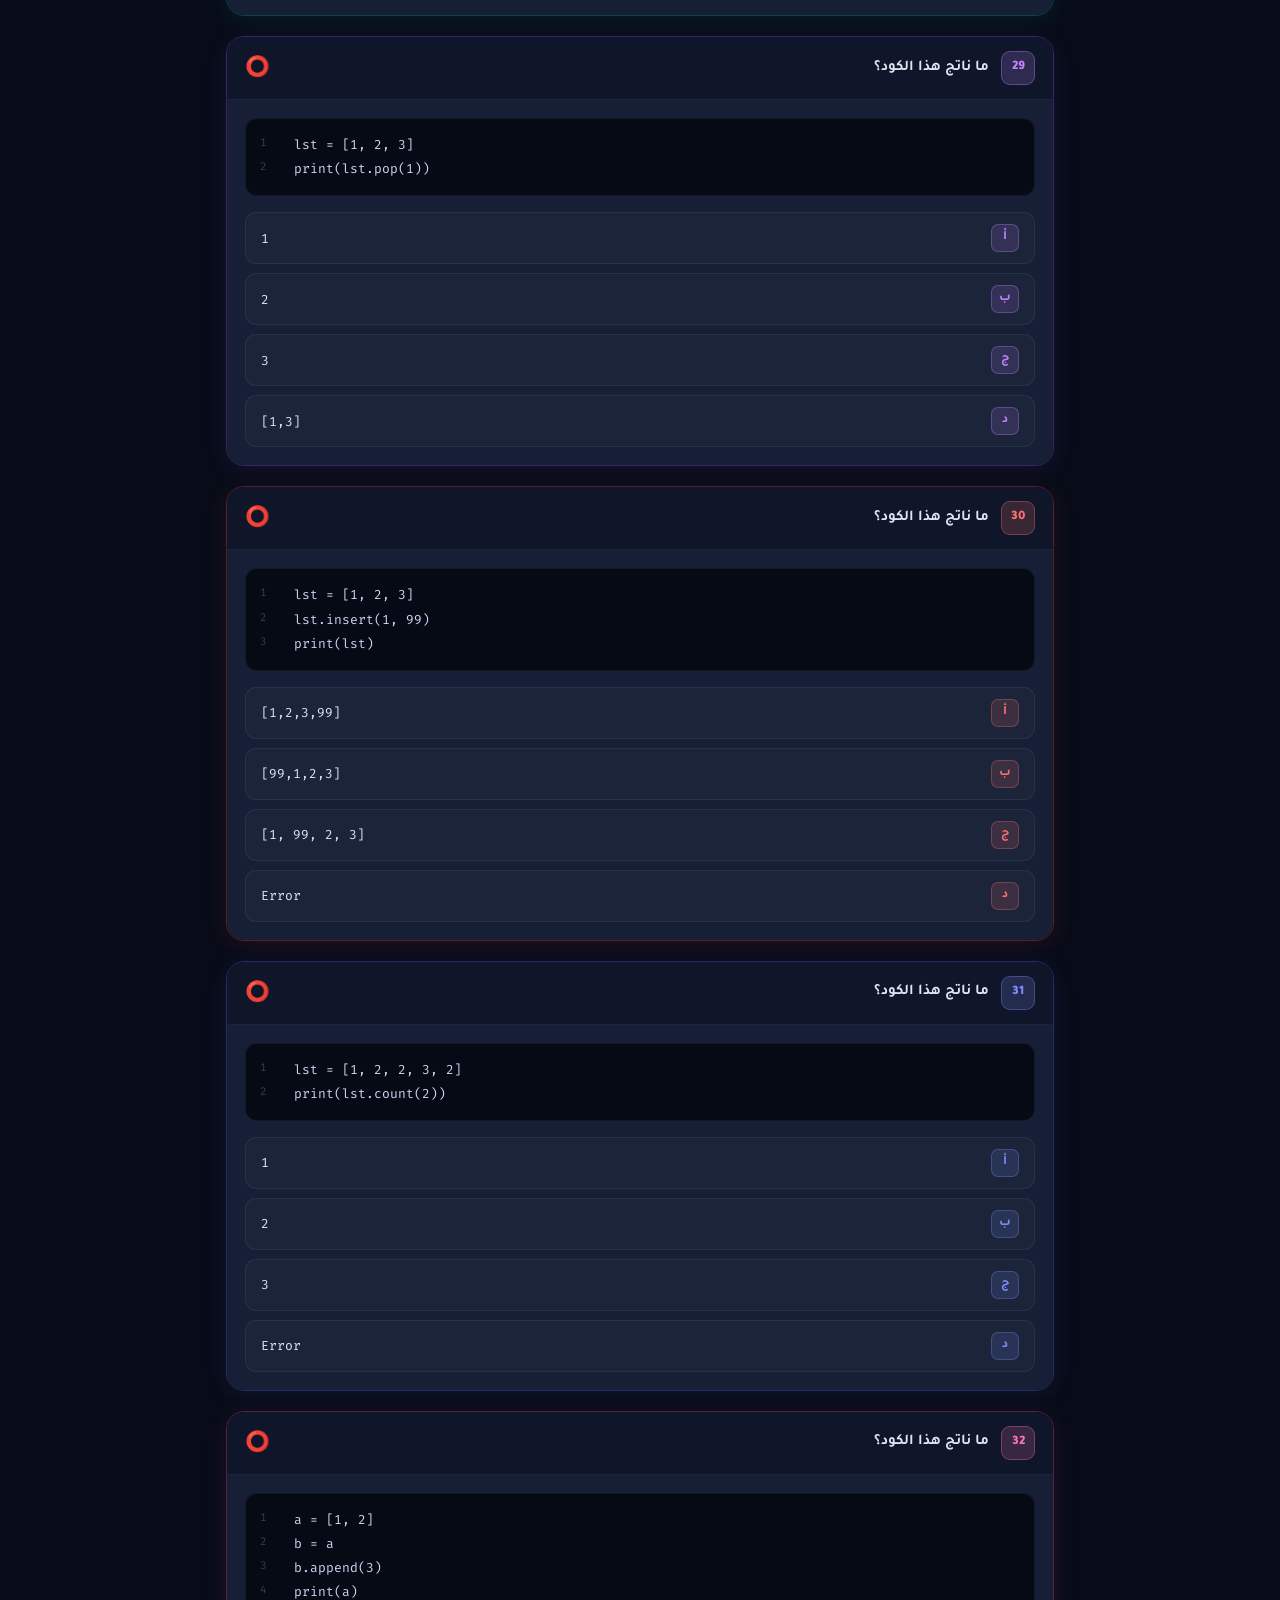
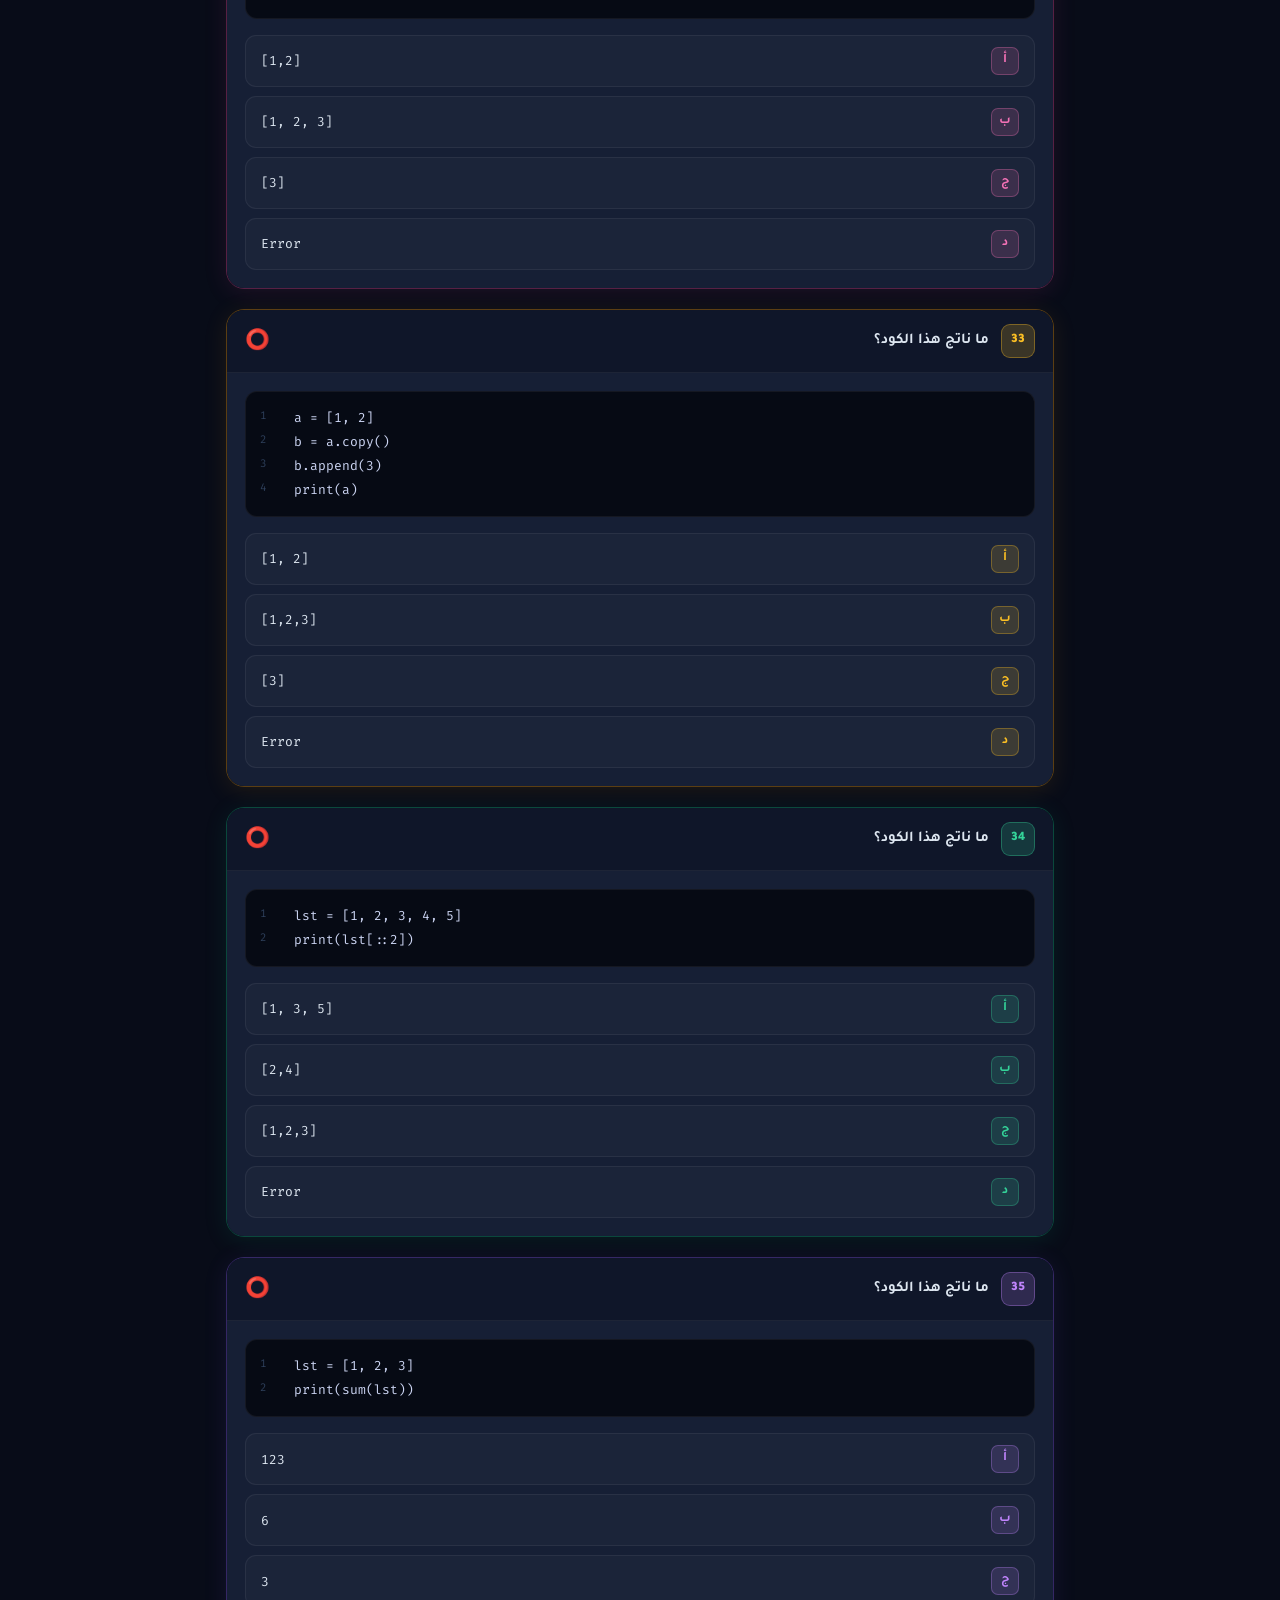
<file: python-quiz.html>
<!DOCTYPE html>
<html lang="ar" dir="rtl">
<head>
<meta charset="UTF-8">
<meta name="viewport" content="width=device-width, initial-scale=1.0">
<title>Python Quiz - اختبار بايثون</title>
<link href="https://fonts.googleapis.com/css2?family=Tajawal:wght@400;700;900&family=Fira+Code:wght@400;600&display=swap" rel="stylesheet">
<style>
*{margin:0;padding:0;box-sizing:border-box}
:root{
  --bg:#080c18;--s1:#0f1629;--s2:#161f35;--s3:#1c2740;
  --text:#dde6f0;--muted:#5a7090;--border:rgba(255,255,255,0.06);
  --green:#3ddc84;--red:#ff6b6b;--blue:#38bdf8;
}
body{font-family:'Tajawal',sans-serif;background:var(--bg);color:var(--text);min-height:100vh}
body::before{content:'';position:fixed;inset:0;background-image:linear-gradient(rgba(56,189,248,.03) 1px,transparent 1px),linear-gradient(90deg,rgba(56,189,248,.03) 1px,transparent 1px);background-size:48px 48px;pointer-events:none;z-index:0}
.header{position:relative;z-index:5;text-align:center;padding:48px 20px 28px}
.snake-logo{font-size:52px;display:block;margin-bottom:12px;animation:bob 3s ease-in-out infinite}
@keyframes bob{0%,100%{transform:translateY(0)}50%{transform:translateY(-8px)}}
.header h1{font-size:clamp(26px,5vw,44px);font-weight:900;letter-spacing:-1px;background:linear-gradient(135deg,#a78bfa,#38bdf8,#4ade80);-webkit-background-clip:text;-webkit-text-fill-color:transparent;margin-bottom:8px}
.header p{color:var(--muted);font-size:15px}
.sticky-bar{position:sticky;top:0;z-index:50;background:rgba(8,12,24,.92);backdrop-filter:blur(16px);border-bottom:1px solid var(--border);padding:12px 24px;display:flex;align-items:center;gap:14px}
.ptrack{flex:1;height:7px;background:var(--s3);border-radius:99px;overflow:hidden}
.pfill{height:100%;background:linear-gradient(90deg,#7c3aed,#38bdf8);border-radius:99px;transition:width .4s ease;width:0%}
.plabel{font-size:13px;color:var(--muted);min-width:64px;text-align:center}
.sbadge{background:var(--s2);border:1px solid var(--border);border-radius:8px;padding:5px 14px;font-size:13px;font-weight:700;color:var(--blue);white-space:nowrap}
.quiz-wrap{position:relative;z-index:5;max-width:860px;margin:24px auto 60px;padding:0 16px;display:flex;flex-direction:column;gap:20px}
.filter-bar{position:relative;z-index:5;max-width:860px;margin:0 auto 16px;padding:0 16px;display:flex;gap:10px;flex-wrap:wrap}
.ftab{background:var(--s2);border:1px solid var(--border);border-radius:9px;padding:7px 16px;font-size:13px;font-weight:700;cursor:pointer;transition:all .2s;color:var(--muted);font-family:'Tajawal',sans-serif}
.ftab:hover{color:var(--text);border-color:rgba(255,255,255,.15)}
.ftab.active{background:rgba(124,58,237,.2);border-color:#7c3aed;color:#a78bfa}
.qcard{border-radius:18px;overflow:hidden;border:1px solid transparent;transition:transform .2s;animation:slideUp .4s ease both}
.qcard:hover{transform:translateY(-2px)}
@keyframes slideUp{from{opacity:0;transform:translateY(16px)}to{opacity:1;transform:translateY(0)}}
.t0{border-color:rgba(99,102,241,.35);box-shadow:0 4px 24px rgba(99,102,241,.1);--accent:#818cf8}
.t1{border-color:rgba(236,72,153,.35);box-shadow:0 4px 24px rgba(236,72,153,.1);--accent:#f472b6}
.t2{border-color:rgba(245,158,11,.35);box-shadow:0 4px 24px rgba(245,158,11,.1);--accent:#fbbf24}
.t3{border-color:rgba(16,185,129,.35);box-shadow:0 4px 24px rgba(16,185,129,.1);--accent:#34d399}
.t4{border-color:rgba(139,92,246,.35);box-shadow:0 4px 24px rgba(139,92,246,.1);--accent:#c084fc}
.t5{border-color:rgba(239,68,68,.35);box-shadow:0 4px 24px rgba(239,68,68,.1);--accent:#f87171}
.qhead{background:var(--s1);padding:14px 18px;display:flex;align-items:center;gap:12px;border-bottom:1px solid var(--border)}
.qnum{width:34px;height:34px;border-radius:9px;display:flex;align-items:center;justify-content:center;font-weight:900;font-size:13px;flex-shrink:0;background:color-mix(in srgb,var(--accent) 18%,transparent);color:var(--accent);border:1px solid color-mix(in srgb,var(--accent) 35%,transparent)}
.qtitle{flex:1;font-size:15px;font-weight:700;line-height:1.5}
.qstatus{font-size:20px}
.qbody{background:var(--s2);padding:18px}
.codeblock{background:#060a14;border:1px solid rgba(255,255,255,.06);border-radius:12px;padding:14px 18px 14px 48px;margin-bottom:16px;font-family:'Fira Code',monospace;font-size:13px;line-height:1.85;color:#cdd6f4;overflow-x:auto;direction:ltr;text-align:left;position:relative;counter-reset:line}
.codeblock .ln{display:block;position:relative;white-space:pre}
.codeblock .ln::before{counter-increment:line;content:counter(line);position:absolute;left:-34px;color:#2d3f5a;font-size:11px;user-select:none;line-height:1.85}
.opts{display:flex;flex-direction:column;gap:9px}
.opt{display:flex;align-items:center;gap:11px;background:rgba(255,255,255,.025);border:1px solid var(--border);border-radius:11px;padding:11px 15px;cursor:pointer;transition:all .18s ease;user-select:none}
.opt:hover{background:color-mix(in srgb,var(--accent) 10%,transparent);border-color:color-mix(in srgb,var(--accent) 45%,transparent)}
.opt.selected{background:color-mix(in srgb,var(--accent) 15%,transparent);border-color:var(--accent)}
.opt.copt{background:rgba(61,220,132,.1);border-color:var(--green)}
.opt.wopt{background:rgba(255,107,107,.1);border-color:var(--red)}
.oletter{width:28px;height:28px;border-radius:7px;display:flex;align-items:center;justify-content:center;font-weight:700;font-size:13px;flex-shrink:0;background:color-mix(in srgb,var(--accent) 15%,transparent);color:var(--accent);border:1px solid color-mix(in srgb,var(--accent) 30%,transparent);transition:all .18s}
.opt.copt .oletter{background:rgba(61,220,132,.2);color:var(--green);border-color:var(--green)}
.opt.wopt .oletter{background:rgba(255,107,107,.2);color:var(--red);border-color:var(--red)}
.otext{font-family:'Fira Code',monospace;font-size:13px;direction:ltr;text-align:left;flex:1;line-height:1.5}
.feedback{display:none;margin-top:13px;padding:11px 14px;border-radius:10px;font-size:13.5px;line-height:1.6;gap:9px;align-items:flex-start}
.feedback.show{display:flex}
.fbok{background:rgba(61,220,132,.07);border:1px solid rgba(61,220,132,.25);color:#86efac}
.fberr{background:rgba(255,107,107,.07);border:1px solid rgba(255,107,107,.25);color:#fca5a5}
#submit-btn{display:block;margin:0 auto 60px;padding:16px 52px;font-family:'Tajawal',sans-serif;font-size:17px;font-weight:900;background:linear-gradient(135deg,#7c3aed,#38bdf8);color:#fff;border:none;border-radius:14px;cursor:pointer;transition:transform .2s,box-shadow .2s;box-shadow:0 4px 24px rgba(124,58,237,.35);position:relative;z-index:5}
#submit-btn:hover{transform:translateY(-3px);box-shadow:0 8px 32px rgba(124,58,237,.5)}
#rp{display:none;position:fixed;inset:0;z-index:200;background:rgba(0,0,0,.85);backdrop-filter:blur(10px);align-items:center;justify-content:center;padding:20px}
#rp.show{display:flex}
.rcard{background:var(--s1);border:1px solid var(--border);border-radius:24px;padding:44px 36px;max-width:460px;width:100%;text-align:center;box-shadow:0 24px 64px rgba(0,0,0,.6);animation:popIn .4s cubic-bezier(.34,1.56,.64,1)}
@keyframes popIn{from{opacity:0;transform:scale(.75)}to{opacity:1;transform:scale(1)}}
.remoji{font-size:70px;margin-bottom:16px}
.rtitle{font-size:26px;font-weight:900;margin-bottom:4px}
.rscore{font-size:60px;font-weight:900;background:linear-gradient(135deg,#818cf8,#38bdf8);-webkit-background-clip:text;-webkit-text-fill-color:transparent;margin:12px 0}
.rrow{display:flex;gap:12px;justify-content:center;margin:18px 0}
.ritem{background:var(--s2);border:1px solid var(--border);border-radius:12px;padding:14px 18px;flex:1}
.rnum{font-size:26px;font-weight:900}
.rlbl{font-size:12px;color:var(--muted);margin-top:3px}
.rbtn{display:inline-flex;align-items:center;gap:8px;background:linear-gradient(135deg,#7c3aed,#818cf8);color:#fff;font-family:'Tajawal',sans-serif;font-size:16px;font-weight:700;border:none;border-radius:12px;padding:14px 36px;cursor:pointer;margin-top:12px;transition:transform .2s,box-shadow .2s}
.rbtn:hover{transform:translateY(-2px);box-shadow:0 8px 28px rgba(124,58,237,.45)}
::-webkit-scrollbar{width:5px;height:5px}
::-webkit-scrollbar-track{background:var(--bg)}
::-webkit-scrollbar-thumb{background:#223;border-radius:99px}
</style>
</head>
<body>
<div class="header">
  <span class="snake-logo">🐍</span>
  <h1>اختبار بايثون الشامل</h1>
  <p>١٠٠ سؤال · اختر الإجابة الصحيحة · كل سؤال في بطاقة ملونة</p>
</div>
<div class="sticky-bar">
  <div class="ptrack"><div class="pfill" id="pbar"></div></div>
  <span class="plabel" id="plabel">0 / 100</span>
  <div class="sbadge" id="sbadge">✅ 0</div>
</div>
<div class="filter-bar">
  <button class="ftab active" onclick="filterCards('all',this)">🔢 الكل (100)</button>
  <button class="ftab" onclick="filterCards('unanswered',this)">⭕ لم تُجب</button>
  <button class="ftab" onclick="filterCards('correct',this)">✅ الصحيح</button>
  <button class="ftab" onclick="filterCards('wrong',this)">❌ الخطأ</button>
</div>
<div class="quiz-wrap" id="quiz"></div>
<button id="submit-btn" onclick="submitQuiz()">🏁 إنهاء الاختبار ورؤية النتيجة</button>
<div id="rp">
  <div class="rcard">
    <div class="remoji" id="remoji">🎉</div>
    <div class="rtitle" id="rtitle">أحسنت!</div>
    <div class="rscore" id="rscore">0/100</div>
    <div class="rrow">
      <div class="ritem"><div class="rnum" id="rcorrect" style="color:var(--green)">0</div><div class="rlbl">✅ صحيح</div></div>
      <div class="ritem"><div class="rnum" id="rwrong" style="color:var(--red)">0</div><div class="rlbl">❌ خطأ</div></div>
      <div class="ritem"><div class="rnum" id="rskip" style="color:#fbbf24">0</div><div class="rlbl">⭕ لم تجب</div></div>
    </div>
    <button class="rbtn" onclick="restartQuiz()">🔄 إعادة الاختبار</button>
  </div>
</div>
<script>
var LETTERS = ['أ','ب','ج','د'];
var THEMES = ['t0','t1','t2','t3','t4','t5'];
var answered = [];
var correctCount = 0;
var wrongCount = 0;

var Q = [
  {q:"ما ناتج هذا الكود؟",code:"x = 10\nprint(type(x))",opts:["<class 'float'>","<class 'int'>","<class 'str'>","<class 'num'>"],a:1,exp:"10 عدد صحيح من نوع int"},
  {q:"ما ناتج هذا الكود؟",code:"x = 3.14\nprint(type(x))",opts:["int","double","float","decimal"],a:2,exp:"3.14 عدد عشري من نوع float"},
  {q:"ما ناتج هذا الكود؟",code:"x = True\nprint(type(x))",opts:["int","str","bool","flag"],a:2,exp:"True و False من نوع bool"},
  {q:"ما ناتج هذا التعبير؟",code:"print(10 / 3)",opts:["3","3.3333333333333335","3.0","Error"],a:1,exp:"/ دائما ينتج float في بايثون 3"},
  {q:"ما ناتج هذا التعبير؟",code:"print(10 // 3)",opts:["3.33","3","4","Error"],a:1,exp:"// قسمة صحيحة تعطي 3"},
  {q:"ما ناتج هذا التعبير؟",code:"print(10 % 3)",opts:["3","0","1","2"],a:2,exp:"% باقي القسمة. 10 = 3x3 + 1"},
  {q:"ما ناتج هذا التعبير؟",code:"print(2 ** 8)",opts:["16","64","256","512"],a:2,exp:"** الأس. 2 بالقوة 8 = 256"},
  {q:"ما ناتج هذا الكود؟",code:"x = None\nprint(x is None)",opts:["False","True","None","Error"],a:1,exp:"is يتحقق من هوية الكائن. x يساوي None"},
  {q:"ما ناتج هذا الكود؟",code:"print(bool(0))",opts:["True","False","0","Error"],a:1,exp:"0 تعدّ Falsy في بايثون"},
  {q:"ما ناتج هذا الكود؟",code:"print(bool(''))",opts:["True","False","''","Error"],a:1,exp:"النص الفارغ Falsy في بايثون"},
  {q:"ما ناتج هذا الكود؟",code:"s = 'Python'\nprint(s[0])",opts:["y","P","p","Error"],a:1,exp:"الفهرس 0 هو أول حرف P"},
  {q:"ما ناتج هذا الكود؟",code:"s = 'Hello'\nprint(s[-1])",opts:["H","e","o","Error"],a:2,exp:"الفهرس -1 هو آخر حرف o"},
  {q:"ما ناتج هذا الكود؟",code:"s = 'Python'\nprint(len(s))",opts:["5","6","7","Error"],a:1,exp:"Python تحتوي 6 أحرف"},
  {q:"ما ناتج هذا الكود؟",code:"s = 'hello world'\nprint(s.upper())",opts:["Hello World","HELLO WORLD","hello world","Error"],a:1,exp:"upper() تحوّل كل الأحرف لكبيرة"},
  {q:"ما ناتج هذا الكود؟",code:"s = 'PYTHON'\nprint(s.lower())",opts:["Python","PYTHON","python","Error"],a:2,exp:"lower() تحوّل كل الأحرف لصغيرة"},
  {q:"ما ناتج هذا الكود؟",code:"s = 'hello world'\nprint(s.title())",opts:["HELLO WORLD","hello world","Hello World","Hello world"],a:2,exp:"title() تجعل أول حرف من كل كلمة كبيراً"},
  {q:"ما ناتج هذا الكود؟",code:"s = 'Python'\nprint(s[1:4])",opts:["Pyt","yth","ytho","ython"],a:1,exp:"[1:4] يأخذ من الفهرس 1 إلى 3: yth"},
  {q:"ما ناتج هذا الكود؟",code:"s = 'Hello'\nprint(s[::-1])",opts:["Hello","olleH","Hell","Error"],a:1,exp:"[::-1] يعكس النص"},
  {q:"ما ناتج هذا الكود؟",code:"print('Hi' * 3)",opts:["Hi 3","Hi3","HiHiHi","Error"],a:2,exp:"ضرب النص يكرره: HiHiHi"},
  {q:"ما ناتج هذا الكود؟",code:"s = '  hello  '\nprint(s.strip())",opts:["  hello  ","hello","HELLO","Error"],a:1,exp:"strip() يزيل المسافات من الطرفين"},
  {q:"ما ناتج هذا الكود؟",code:"s = 'a,b,c'\nprint(s.split(','))",opts:["a b c","['a', 'b', 'c']","('a','b','c')","Error"],a:1,exp:"split تقسّم النص إلى قائمة"},
  {q:"ما ناتج هذا الكود؟",code:"words = ['a','b','c']\nprint('-'.join(words))",opts:["a-b-c","abc","a b c","Error"],a:0,exp:"join يدمج عناصر القائمة بالفاصل"},
  {q:"ما ناتج هذا الكود؟",code:"s = 'hello'\nprint(s.replace('l','r'))",opts:["herro","helo","herlo","Error"],a:0,exp:"replace يستبدل كل تكرارات الحرف"},
  {q:"ما ناتج هذا الكود؟",code:"name = 'Ali'\nage = 25\nprint(f'{name} is {age}')",opts:["name is age","Ali is 25","{name} is {age}","Error"],a:1,exp:"f-string يدمج المتغيرات في النص"},
  {q:"ما ناتج هذا الكود؟",code:"s = 'hello'\nprint(s.find('l'))",opts:["0","2","3","Error"],a:1,exp:"find يرجع فهرس أول ظهور للحرف"},
  {q:"ما ناتج هذا الكود؟",code:"lst = [1, 2, 3]\nlst.append(4)\nprint(lst)",opts:["[4,1,2,3]","[1,2,3]","[1, 2, 3, 4]","Error"],a:2,exp:"append() يضيف العنصر في نهاية القائمة"},
  {q:"ما ناتج هذا الكود؟",code:"lst = [3, 1, 4, 1, 5]\nprint(sorted(lst))",opts:["[1, 1, 3, 4, 5]","[3,1,4,1,5]","[5,4,3,1,1]","Error"],a:0,exp:"sorted() ترجع نسخة مرتبة تصاعدياً"},
  {q:"ما ناتج هذا الكود؟",code:"lst = [1, 2, 3, 4]\nprint(lst[1:3])",opts:["[1,2]","[2, 3]","[2,3,4]","Error"],a:1,exp:"[1:3] من الفهرس 1 إلى 2: [2, 3]"},
  {q:"ما ناتج هذا الكود؟",code:"lst = [1, 2, 3]\nprint(lst.pop(1))",opts:["1","2","3","[1,3]"],a:1,exp:"pop(1) يزيل ويرجع عنصر الفهرس 1 وهو 2"},
  {q:"ما ناتج هذا الكود؟",code:"lst = [1, 2, 3]\nlst.insert(1, 99)\nprint(lst)",opts:["[1,2,3,99]","[99,1,2,3]","[1, 99, 2, 3]","Error"],a:2,exp:"insert(1,99) يدرج 99 في الفهرس 1"},
  {q:"ما ناتج هذا الكود؟",code:"lst = [1, 2, 2, 3, 2]\nprint(lst.count(2))",opts:["1","2","3","Error"],a:2,exp:"count() تعد عدد مرات ظهور العنصر: 3 مرات"},
  {q:"ما ناتج هذا الكود؟",code:"a = [1, 2]\nb = a\nb.append(3)\nprint(a)",opts:["[1,2]","[1, 2, 3]","[3]","Error"],a:1,exp:"b = a لا ينسخ القائمة بل يشير لنفس الكائن"},
  {q:"ما ناتج هذا الكود؟",code:"a = [1, 2]\nb = a.copy()\nb.append(3)\nprint(a)",opts:["[1, 2]","[1,2,3]","[3]","Error"],a:0,exp:"copy() ينشئ نسخة مستقلة فلا يتأثر a"},
  {q:"ما ناتج هذا الكود؟",code:"lst = [1, 2, 3, 4, 5]\nprint(lst[::2])",opts:["[1, 3, 5]","[2,4]","[1,2,3]","Error"],a:0,exp:"[::2] يأخذ كل عنصر ثاني: [1,3,5]"},
  {q:"ما ناتج هذا الكود؟",code:"lst = [1, 2, 3]\nprint(sum(lst))",opts:["123","6","3","Error"],a:1,exp:"sum() تجمع كل عناصر القائمة: 1+2+3=6"},
  {q:"ما ناتج هذا الكود؟",code:"lst = [5, 2, 8, 1]\nprint(max(lst))",opts:["5","8","1","Error"],a:1,exp:"max() ترجع أكبر قيمة في القائمة"},
  {q:"ما ناتج هذا الكود؟",code:"lst = [5, 2, 8, 1]\nprint(min(lst))",opts:["1","2","5","Error"],a:0,exp:"min() ترجع أصغر قيمة في القائمة"},
  {q:"ما ناتج هذا الكود؟",code:"lst = [1, 2, 3]\nprint(len(lst))",opts:["2","3","4","Error"],a:1,exp:"len() تعد عدد العناصر"},
  {q:"ما ناتج هذا الكود؟",code:"t = (1, 2, 3)\nt[0] = 10\nprint(t)",opts:["(10,2,3)","(1,2,3)","TypeError","None"],a:2,exp:"Tuple غير قابل للتعديل - TypeError"},
  {q:"ما ناتج هذا الكود؟",code:"s = {1, 2, 2, 3, 3}\nprint(len(s))",opts:["5","3","2","Error"],a:1,exp:"Set لا يقبل المكرر. {1,2,3} اذن len=3"},
  {q:"ما ناتج هذا الكود؟",code:"s1 = {1,2,3}\ns2 = {2,3,4}\nprint(s1 & s2)",opts:["{1,2,3,4}","{2, 3}","{1,4}","Error"],a:1,exp:"& هو تقاطع Sets العناصر المشتركة {2,3}"},
  {q:"ما ناتج هذا الكود؟",code:"s1 = {1,2,3}\ns2 = {2,3,4}\nprint(s1 | s2)",opts:["{1, 2, 3, 4}","{2,3}","{1,4}","Error"],a:0,exp:"| هو اتحاد Sets كل العناصر بدون تكرار"},
  {q:"ما ناتج هذا الكود؟",code:"d = {'name':'Ali','age':25}\nprint(d['name'])",opts:["name","Ali","25","Error"],a:1,exp:"نصل للقيمة بالمفتاح: d['name'] = 'Ali'"},
  {q:"ما ناتج هذا الكود؟",code:"d = {'a':1,'b':2}\nprint(d.get('c', 99))",opts:["None","Error","99","c"],a:2,exp:"get مع قيمة افتراضية ترجع 99 اذا المفتاح غير موجود"},
  {q:"ما ناتج هذا الكود؟",code:"d = {'a':1,'b':2}\nd['c'] = 3\nprint(len(d))",opts:["2","3","4","Error"],a:1,exp:"أضفنا مفتاح جديد c - اذن len = 3"},
  {q:"ما ناتج هذا الكود؟",code:"d = {'x':10}\nd.update({'x':20,'y':30})\nprint(d['x'])",opts:["10","20","30","Error"],a:1,exp:"update يحدّث القيم الموجودة: x يصبح 20"},
  {q:"ما ناتج هذا الكود؟",code:"x = 5\nif x > 3:\n    print('A')\nelse:\n    print('B')",opts:["A","B","A B","Error"],a:0,exp:"5 > 3 صحيح فيطبع A"},
  {q:"ما ناتج هذا الكود؟",code:"x = 10\nif x < 5:\n    print('low')\nelif x < 15:\n    print('mid')\nelse:\n    print('high')",opts:["low","mid","high","Error"],a:1,exp:"10 < 5 خطأ, 10 < 15 صحيح فيطبع mid"},
  {q:"ما ناتج هذا الكود؟",code:"x = 7\nresult = 'odd' if x%2 != 0 else 'even'\nprint(result)",opts:["even","odd","7","Error"],a:1,exp:"7 % 2 = 1 غير صفر اذن odd"},
  {q:"ما ناتج هذا الكود؟",code:"print(True and False)",opts:["True","False","None","Error"],a:1,exp:"and يحتاج كلاهما True - النتيجة False"},
  {q:"ما ناتج هذا الكود؟",code:"print(True or False)",opts:["True","False","None","Error"],a:0,exp:"or يحتاج واحد فقط True - النتيجة True"},
  {q:"ما ناتج هذا الكود؟",code:"print(not True)",opts:["True","False","None","Error"],a:1,exp:"not يعكس القيمة المنطقية"},
  {q:"ما ناتج هذا الكود؟",code:"x = 5\nprint(1 < x < 10)",opts:["True","False","Error","1"],a:0,exp:"بايثون يدعم المقارنة المتسلسلة: 1 < 5 < 10 صحيح"},
  {q:"ما ناتج هذا الكود؟",code:"for i in range(3):\n    print(i, end=' ')",opts:["1 2 3","0 1 2","0 1 2 3","Error"],a:1,exp:"range(3) = 0,1,2 تبدأ من صفر"},
  {q:"ما ناتج هذا الكود؟",code:"for i in range(1, 5):\n    print(i, end=' ')",opts:["1 2 3 4 5","1 2 3 4","0 1 2 3 4","Error"],a:1,exp:"range(1,5) = 1,2,3,4 لا تشمل 5"},
  {q:"ما ناتج هذا الكود؟",code:"for i in range(0, 10, 3):\n    print(i, end=' ')",opts:["0 3 6 9","0 3 6","1 4 7","Error"],a:0,exp:"range(0,10,3) = 0,3,6,9 بخطوة 3"},
  {q:"ما ناتج هذا الكود؟",code:"i = 0\nwhile i < 3:\n    print(i, end=' ')\n    i += 1",opts:["1 2 3","0 1 2","0 1 2 3","Error"],a:1,exp:"while يكرر طالما الشرط صحيح: 0,1,2"},
  {q:"ما ناتج هذا الكود؟",code:"for i in range(5):\n    if i == 3:\n        break\n    print(i, end=' ')",opts:["0 1 2 3","0 1 2","1 2 3","Error"],a:1,exp:"break يوقف الحلقة عند i=3"},
  {q:"ما ناتج هذا الكود؟",code:"for i in range(5):\n    if i == 3:\n        continue\n    print(i, end=' ')",opts:["0 1 2 3 4","0 1 2 4","0 1 2","Error"],a:1,exp:"continue يتخطى i=3 ويكمل: 0 1 2 4"},
  {q:"ما ناتج هذا الكود؟",code:"lst = [2, 4, 6]\nfor i, v in enumerate(lst):\n    print(i, end=' ')",opts:["2 4 6","0 1 2","1 2 3","Error"],a:1,exp:"enumerate يعطي الفهرس والقيمة. هنا نطبع الفهرس فقط: 0 1 2"},
  {q:"ما ناتج هذا الكود؟",code:"def greet(name):\n    return 'Hello ' + name\nprint(greet('Ali'))",opts:["Hello","Hello Ali","Ali","Error"],a:1,exp:"الدالة ترجع Hello + Ali"},
  {q:"ما ناتج هذا الكود؟",code:"def add(a, b=10):\n    return a + b\nprint(add(5))",opts:["5","10","15","Error"],a:2,exp:"b=10 قيمة افتراضية, 5 + 10 = 15"},
  {q:"ما ناتج هذا الكود؟",code:"def multi(*args):\n    return sum(args)\nprint(multi(1, 2, 3, 4))",opts:["1234","10","24","Error"],a:1,exp:"*args يجمع الوسائط, sum = 10"},
  {q:"ما ناتج هذا الكود؟",code:"square = lambda x: x ** 2\nprint(square(5))",opts:["10","25","Error","5"],a:1,exp:"lambda دالة مجهولة, 5 بالقوة 2 = 25"},
  {q:"ما ناتج هذا الكود؟",code:"def f(lst):\n    lst.append(4)\nx = [1,2,3]\nf(x)\nprint(x)",opts:["[1,2,3]","[1, 2, 3, 4]","[4]","Error"],a:1,exp:"القوائم تمرر بالمرجع, التعديل يؤثر على الأصل"},
  {q:"ما ناتج هذا الكود؟",code:"def f():\n    return 1, 2, 3\na, b, c = f()\nprint(b)",opts:["1","2","3","Error"],a:1,exp:"الدالة ترجع tuple ويتم فك حزمه b = 2"},
  {q:"ما ناتج هذا الكود؟",code:"res = [x**2 for x in range(4)]\nprint(res)",opts:["[1,4,9,16]","[0, 1, 4, 9]","[0,1,2,3]","Error"],a:1,exp:"range(4) = 0,1,2,3 فتكون x^2: 0,1,4,9"},
  {q:"ما ناتج هذا الكود؟",code:"res = [x for x in range(10) if x%2==0]\nprint(res)",opts:["[1,3,5,7,9]","[0, 2, 4, 6, 8]","[0,2,4,6,8,10]","Error"],a:1,exp:"يأخذ الأعداد الزوجية من 0 إلى 9"},
  {q:"ما ناتج هذا الكود؟",code:"res = [x*2 for x in [1,2,3]]\nprint(res)",opts:["[1,2,3]","[2, 4, 6]","[1,4,9]","Error"],a:1,exp:"يضرب كل عنصر في 2"},
  {q:"ما ناتج هذا الكود؟",code:"g = (x**2 for x in range(3))\nprint(list(g))",opts:["[1,4,9]","[0, 1, 4]","[0,1,2]","Error"],a:1,exp:"Generator Expression لـ range(3) تعطي 0,1,4"},
  {q:"ما ناتج هذا الكود؟",code:"res = list(map(lambda x: x+1, [1,2,3]))\nprint(res)",opts:["[1,2,3]","[2, 3, 4]","[0,1,2]","Error"],a:1,exp:"map تطبق الدالة على كل عنصر"},
  {q:"ما ناتج هذا الكود؟",code:"res = list(filter(lambda x: x>2, [1,2,3,4]))\nprint(res)",opts:["[1,2]","[3, 4]","[2,3,4]","Error"],a:1,exp:"filter يبقي فقط العناصر التي تحقق x>2"},
  {q:"ما ناتج هذا الكود؟",code:"try:\n    print(1/0)\nexcept ZeroDivisionError:\n    print('Error!')",opts:["0","Infinity","Error!","None"],a:2,exp:"القسمة على صفر تسبب ZeroDivisionError"},
  {q:"ما ناتج هذا الكود؟",code:"try:\n    x = int('abc')\nexcept ValueError:\n    print('bad value')",opts:["abc","0","bad value","Error"],a:2,exp:"تحويل abc لـ int يسبب ValueError"},
  {q:"ما ناتج هذا الكود؟",code:"try:\n    x = 1\nfinally:\n    print('done')",opts:["Error","nothing","done","1"],a:2,exp:"finally يتنفذ دائماً سواء حدث خطأ أم لا"},
  {q:"ما ناتج هذا الكود؟",code:"try:\n    x = 5\nexcept:\n    print('err')\nelse:\n    print('ok')",opts:["err","ok","err ok","Error"],a:1,exp:"else يتنفذ إذا لم يحدث أي استثناء"},
  {q:"ما ناتج هذا الكود؟",code:"class Dog:\n    def __init__(self, name):\n        self.name = name\nd = Dog('Rex')\nprint(d.name)",opts:["Dog","Rex","name","Error"],a:1,exp:"__init__ يهيئ الكائن, self.name = Rex"},
  {q:"ما ناتج هذا الكود؟",code:"class A:\n    x = 10\nclass B(A):\n    pass\nprint(B.x)",opts:["None","10","Error","0"],a:1,exp:"B ترث من A وتصل لمتغير الصف x=10"},
  {q:"ما ناتج هذا الكود؟",code:"class Animal:\n    def speak(self):\n        return 'sound'\nclass Cat(Animal):\n    def speak(self):\n        return 'meow'\nc = Cat()\nprint(c.speak())",opts:["sound","meow","Error","None"],a:1,exp:"Cat تعيد تعريف speak (Overriding) فترجع meow"},
  {q:"ما ناتج هذا الكود؟",code:"import math\nprint(math.sqrt(16))",opts:["4","4.0","16","Error"],a:1,exp:"sqrt(16) = 4.0 من نوع float"},
  {q:"ما ناتج هذا الكود؟",code:"import math\nprint(math.ceil(4.1))",opts:["4","5","4.1","Error"],a:1,exp:"ceil يقرب للأعلى: 5"},
  {q:"ما ناتج هذا الكود؟",code:"import math\nprint(math.floor(4.9))",opts:["4","5","4.9","Error"],a:0,exp:"floor يقرب للأسفل: 4"},
  {q:"ما ناتج هذا الكود؟",code:"print(abs(-7))",opts:["-7","7","0","Error"],a:1,exp:"abs() ترجع القيمة المطلقة"},
  {q:"ما ناتج هذا الكود؟",code:"print(round(3.567, 2))",opts:["3.5","3.56","3.57","Error"],a:2,exp:"round(n, 2) يقرب لمنزلتين عشريتين: 3.57"},
  {q:"ما ناتج هذا الكود؟",code:"x = 3.14159\nprint(f'{x:.2f}')",opts:["3.14","3.1","3.14159","Error"],a:0,exp:":.2f يعرض منزلتين عشريتين فقط"},
  {q:"ما ناتج هذا الكود؟",code:"print('{} + {} = {}'.format(1, 2, 3))",opts:["1+2=3","1 + 2 = 3","Error","{}+{}={}"],a:1,exp:"format() يستبدل {} بالقيم بالترتيب"},
  {q:"ما ناتج هذا الكود؟",code:"x = [1,2,3]\ny = [4,5,6]\nprint(list(zip(x, y)))",opts:["[1,4,2,5,3,6]","[(1,4),(2,5),(3,6)]","[[1,4],[2,5]]","Error"],a:1,exp:"zip يجمع العناصر المتناظرة كـ tuples"},
  {q:"ما ناتج هذا الكود؟",code:"def gen():\n    yield 1\n    yield 2\ng = gen()\nprint(next(g))",opts:["1","2","3","Error"],a:0,exp:"next() يأخذ القيمة التالية من generator: 1"},
  {q:"ما ناتج هذا الكود؟",code:"d = {k:v for k,v in [('a',1),('b',2)]}\nprint(d)",opts:["{'a': 1, 'b': 2}","[('a',1)]","Error","{'a','b'}"],a:0,exp:"Dict comprehension ينشئ قاموسا من أزواج"},
  {q:"ما ناتج هذا الكود؟",code:"x = 10\ndef f():\n    global x\n    x = 100\nf()\nprint(x)",opts:["10","100","Error","None"],a:1,exp:"global يجعل المتغير عالمياً, f() تغيره إلى 100"},
  {q:"ما ناتج هذا الكود؟",code:"a, *b, c = [1,2,3,4,5]\nprint(b)",opts:["[1,5]","[2, 3, 4]","[2,3,4,5]","Error"],a:1,exp:"* يجمع العناصر المتوسطة في قائمة"},
  {q:"ما ناتج هذا الكود؟",code:"print(list(range(5, 0, -1)))",opts:["[1,2,3,4,5]","[5, 4, 3, 2, 1]","[5,4,3,2]","Error"],a:1,exp:"range مع خطوة سالبة يعد تنازلياً"},
  {q:"ما ناتج هذا الكود؟",code:"lst = [1,2,3,4,5]\nprint(lst[-3:])",opts:["[1,2,3]","[3, 4, 5]","[4,5]","Error"],a:1,exp:"[-3:] يأخذ آخر 3 عناصر: [3,4,5]"},
  {q:"ما ناتج هذا الكود؟",code:"print('py' in 'python')",opts:["True","False","None","Error"],a:0,exp:"in يتحقق إذا كان النص موجوداً داخل نص آخر"},
  {q:"ما ناتج هذا الكود؟",code:"print(any([False, False, True]))",opts:["True","False","None","Error"],a:0,exp:"any() ترجع True إذا كان أي عنصر True"},
  {q:"ما ناتج هذا الكود؟",code:"print(all([True, True, True]))",opts:["True","False","None","Error"],a:0,exp:"all() ترجع True فقط إذا كانت كلها True"},
  {q:"ما ناتج هذا الكود؟",code:"print(all([True, False, True]))",opts:["True","False","None","Error"],a:1,exp:"all() ترجع False لأن أحد العناصر False"},
  {q:"ما ناتج هذا الكود؟",code:"x = 10\ny = 20\nx, y = y, x\nprint(x, y)",opts:["10 20","20 10","Error","20 20"],a:1,exp:"تبادل القيم في سطر واحد: x=20, y=10"},
  {q:"ما ناتج هذا الكود؟",code:"lst = []\nprint(bool(lst))",opts:["True","False","[]","Error"],a:1,exp:"القائمة الفارغة Falsy - النتيجة False"},
  {q:"ما ناتج هذا الكود؟",code:"lst = [1,2,3]\nprint(lst[::-1])",opts:["[3, 2, 1]","[1,2,3]","Error","[1,3]"],a:0,exp:"[::-1] يعكس ترتيب القائمة"},
  {q:"ما ناتج هذا الكود؟",code:"x = 'hello'\nprint(x.startswith('he'))",opts:["True","False","he","Error"],a:0,exp:"startswith يتحقق من بداية النص - True"},
  {q:"ما ناتج هذا الكود؟",code:"x = 'hello world'\nprint(x.endswith('rld'))",opts:["True","False","rld","Error"],a:0,exp:"endswith يتحقق من نهاية النص - True"},
  {q:"ما ناتج هذا الكود؟",code:"lst = [1, 2, 3]\nprint(2 in lst)",opts:["True","False","2","Error"],a:0,exp:"in يتحقق من وجود العنصر في القائمة"},
  {q:"ما ناتج هذا الكود؟",code:"d = {'a':1,'b':2,'c':3}\nprint(list(d.values()))",opts:["['a','b','c']","[1, 2, 3]","dict_values","Error"],a:1,exp:"values() ترجع قيم القاموس"}
];

function init() {
  answered = new Array(Q.length).fill(null);
  correctCount = 0;
  wrongCount = 0;
}

function buildQuiz() {
  var container = document.getElementById('quiz');
  container.innerHTML = '';
  for (var i = 0; i < Q.length; i++) {
    container.appendChild(buildCard(i));
  }
  updateProgress();
}

function buildCard(qi) {
  var q = Q[qi];
  var theme = THEMES[qi % THEMES.length];

  var card = document.createElement('div');
  card.className = 'qcard ' + theme;
  card.id = 'card-' + qi;
  card.style.animationDelay = (qi * 0.025) + 's';

  // HEAD
  var head = document.createElement('div');
  head.className = 'qhead';

  var numEl = document.createElement('div');
  numEl.className = 'qnum';
  numEl.textContent = qi + 1;

  var titleEl = document.createElement('div');
  titleEl.className = 'qtitle';
  titleEl.textContent = q.q;

  var statusEl = document.createElement('div');
  statusEl.className = 'qstatus';
  statusEl.id = 'si-' + qi;
  statusEl.textContent = '⭕';

  head.appendChild(numEl);
  head.appendChild(titleEl);
  head.appendChild(statusEl);

  // BODY
  var body = document.createElement('div');
  body.className = 'qbody';

  // CODE BLOCK
  var cb = document.createElement('div');
  cb.className = 'codeblock';
  var lines = q.code.split('\n');
  for (var li = 0; li < lines.length; li++) {
    var ln = document.createElement('span');
    ln.className = 'ln';
    ln.textContent = lines[li];
    cb.appendChild(ln);
  }
  body.appendChild(cb);

  // OPTIONS
  var optsDiv = document.createElement('div');
  optsDiv.className = 'opts';
  for (var oi = 0; oi < q.opts.length; oi++) {
    var opt = document.createElement('div');
    opt.className = 'opt';
    opt.id = 'opt-' + qi + '-' + oi;
    (function(capturedQi, capturedOi) {
      opt.onclick = function() { selectOption(capturedQi, capturedOi); };
    })(qi, oi);

    var letter = document.createElement('div');
    letter.className = 'oletter';
    letter.textContent = LETTERS[oi];

    var otext = document.createElement('div');
    otext.className = 'otext';
    otext.textContent = q.opts[oi];

    opt.appendChild(letter);
    opt.appendChild(otext);
    optsDiv.appendChild(opt);
  }
  body.appendChild(optsDiv);

  // FEEDBACK
  var fb = document.createElement('div');
  fb.className = 'feedback';
  fb.id = 'fb-' + qi;

  var fbIcon = document.createElement('span');
  fbIcon.id = 'fbi-' + qi;

  var fbText = document.createElement('span');
  fbText.id = 'fbt-' + qi;

  fb.appendChild(fbIcon);
  fb.appendChild(fbText);
  body.appendChild(fb);

  card.appendChild(head);
  card.appendChild(body);
  return card;
}

function selectOption(qi, oi) {
  if (answered[qi] !== null) return;

  var isCorrect = (oi === Q[qi].a);
  answered[qi] = isCorrect ? 'ok' : 'err';
  if (isCorrect) correctCount++;
  else wrongCount++;

  for (var i = 0; i < Q[qi].opts.length; i++) {
    var el = document.getElementById('opt-' + qi + '-' + i);
    if (i === Q[qi].a) el.classList.add('copt');
    else if (i === oi) el.classList.add('wopt');
  }

  var fb = document.getElementById('fb-' + qi);
  var fbi = document.getElementById('fbi-' + qi);
  var fbt = document.getElementById('fbt-' + qi);
  fb.classList.add('show');
  if (isCorrect) { fb.classList.add('fbok'); fbi.textContent = '✅ '; }
  else           { fb.classList.add('fberr'); fbi.textContent = '❌ '; }
  fbt.textContent = Q[qi].exp;
  document.getElementById('si-' + qi).textContent = isCorrect ? '✅' : '❌';

  updateProgress();
}

function updateProgress() {
  var done = 0;
  for (var i = 0; i < answered.length; i++) { if (answered[i] !== null) done++; }
  var pct = (done / Q.length * 100).toFixed(1);
  document.getElementById('pbar').style.width = pct + '%';
  document.getElementById('plabel').textContent = done + ' / ' + Q.length;
  document.getElementById('sbadge').textContent = '✅ ' + correctCount;
}

function filterCards(type, btn) {
  document.querySelectorAll('.ftab').forEach(function(b) { b.classList.remove('active'); });
  btn.classList.add('active');
  for (var i = 0; i < Q.length; i++) {
    var card = document.getElementById('card-' + i);
    var show = false;
    if (type === 'all') show = true;
    else if (type === 'unanswered' && answered[i] === null) show = true;
    else if (type === 'correct' && answered[i] === 'ok') show = true;
    else if (type === 'wrong' && answered[i] === 'err') show = true;
    card.style.display = show ? '' : 'none';
  }
}

function submitQuiz() {
  var skip = 0;
  for (var i = 0; i < answered.length; i++) { if (answered[i] === null) skip++; }
  var pct = Math.round(correctCount / Q.length * 100);
  var emoji = '😢', title = 'تحتاج مزيداً من التمرين';
  if (pct >= 90) { emoji = '🏆'; title = 'ممتاز! أنت خبير بايثون!'; }
  else if (pct >= 75) { emoji = '🎉'; title = 'أحسنت! نتيجة رائعة!'; }
  else if (pct >= 60) { emoji = '👍'; title = 'جيد! استمر في التعلم!'; }
  else if (pct >= 40) { emoji = '📚'; title = 'مقبول، راجع الدروس!'; }

  document.getElementById('remoji').textContent = emoji;
  document.getElementById('rtitle').textContent = title;
  document.getElementById('rscore').textContent = correctCount + ' / ' + Q.length;
  document.getElementById('rcorrect').textContent = correctCount;
  document.getElementById('rwrong').textContent = wrongCount;
  document.getElementById('rskip').textContent = skip;
  document.getElementById('rp').classList.add('show');
}

function restartQuiz() {
  init();
  document.getElementById('rp').classList.remove('show');
  buildQuiz();
  window.scrollTo({top:0, behavior:'smooth'});
}

init();
buildQuiz();
</script>
</body>
</html>
</file>
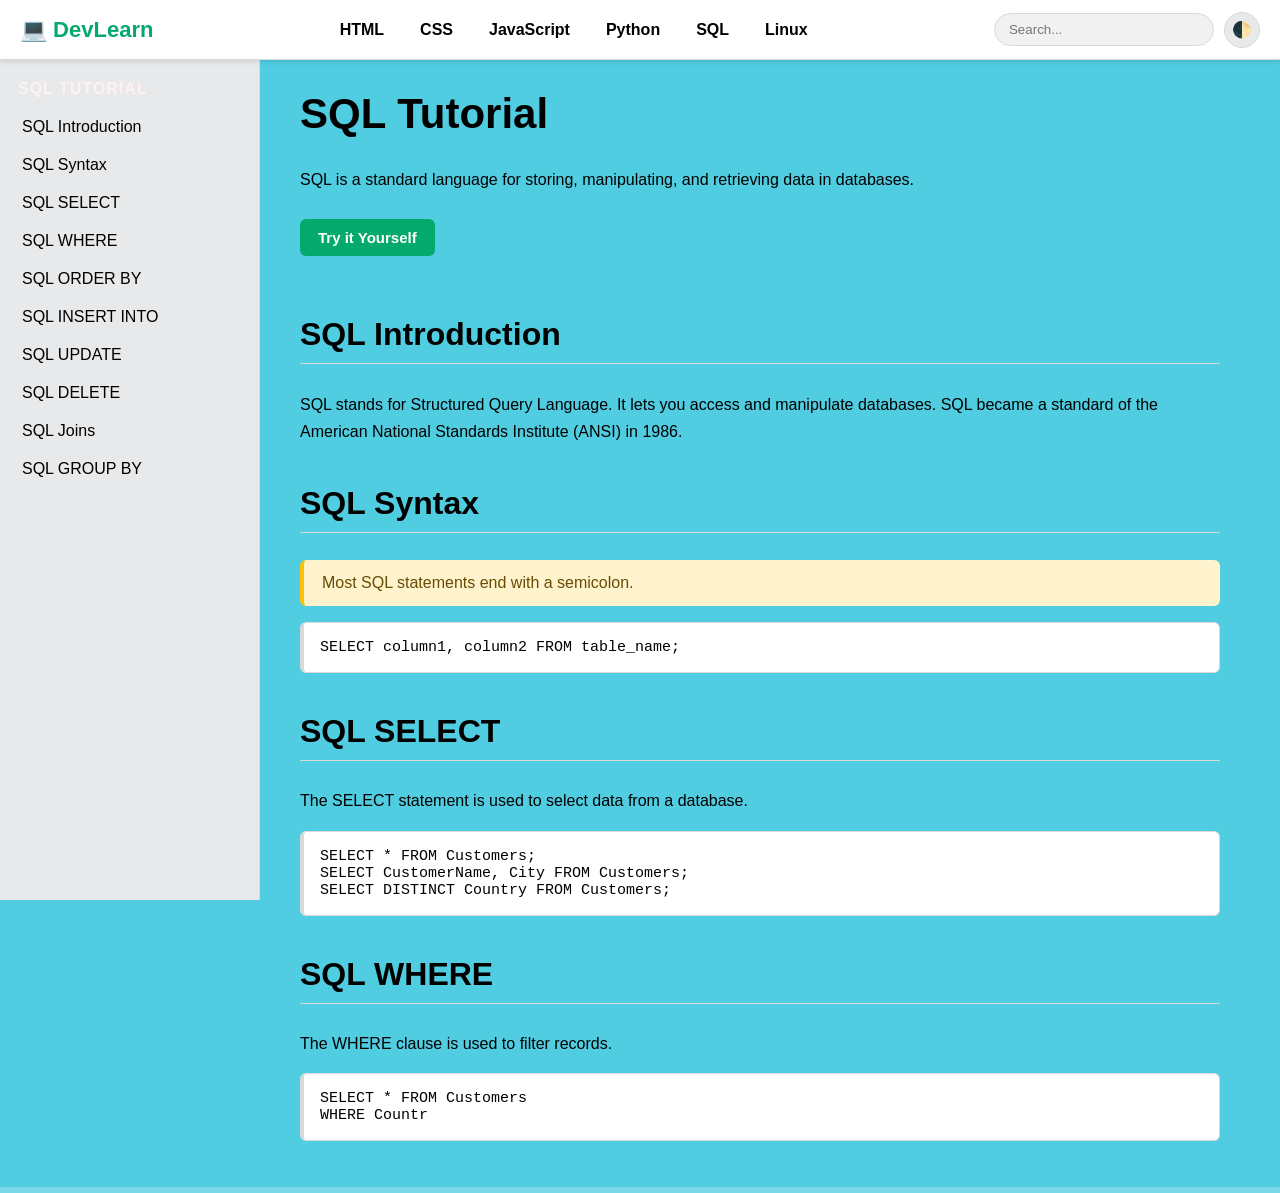
<file: sql-course.html>
<!DOCTYPE html>
<html lang="en">
<head>
<meta charset="UTF-8">
<meta name="viewport" content="width=device-width, initial-scale=1.0">
<title>SQL Tutorial - DevLearn</title>
<link rel="stylesheet" href="global.css">
</head>
<body>

<header class="top-header">
  <button class="sidebar-toggle icon-btn" onclick="toggleSidebar()">☰</button>
  <a href="index.html" class="logo">💻 DevLearn</a>
  <nav>
    <a href="html-course.html">HTML</a>
    <a href="css-course.html">CSS</a>
    <a href="js-course.html">JavaScript</a>
    <a href="python-course.html">Python</a>
    <a href="sql-course.html">SQL</a>
    <a href="linux-course.html">Linux</a>
  </nav>
  <div class="header-actions">
    <input type="text" class="search-box" placeholder="Search..." oninput="filterSidebar(this.value)">
    <button class="icon-btn" onclick="toggleTheme()" title="Toggle theme">🌓</button>
  </div>
</header>

<div class="page-layout">
  <aside class="sidebar">
    <h3>SQL Tutorial</h3>
    <a href="#intro">SQL Introduction</a>
    <a href="#syntax">SQL Syntax</a>
    <a href="#select">SQL SELECT</a>
    <a href="#where">SQL WHERE</a>
    <a href="#orderby">SQL ORDER BY</a>
    <a href="#insert">SQL INSERT INTO</a>
    <a href="#update">SQL UPDATE</a>
    <a href="#delete">SQL DELETE</a>
    <a href="#joins">SQL Joins</a>
    <a href="#groupby">SQL GROUP BY</a>
  </aside>

  <main class="main-content">

    <h1>SQL Tutorial</h1>
    <p>SQL is a standard language for storing, manipulating, and retrieving data in databases.</p>
    <a class="try-it-btn" href="try-it.html?code=%3C!DOCTYPE%20html%3E%0A%3Chtml%3E%0A%3Cbody%3E%0A%3Cpre%20style%3D%22font-size%3A16px%3B%22%3E%0ASELECT%20*%20FROM%20Customers%3B%0A%3C%2Fpre%3E%0A%3C%2Fbody%3E%0A%3C%2Fhtml%3E" target="_blank">Try it Yourself</a>

    <h2 id="intro">SQL Introduction</h2>
    <p>SQL stands for Structured Query Language. It lets you access and manipulate databases. SQL became a standard of the American National Standards Institute (ANSI) in 1986.</p>

    <h2 id="syntax">SQL Syntax</h2>
    <div class="note">Most SQL statements end with a semicolon.</div>
    <div class="code-block"><pre>SELECT column1, column2 FROM table_name;</pre></div>

    <h2 id="select">SQL SELECT</h2>
    <p>The SELECT statement is used to select data from a database.</p>
    <div class="code-block"><pre>SELECT * FROM Customers;
SELECT CustomerName, City FROM Customers;
SELECT DISTINCT Country FROM Customers;</pre></div>

    <h2 id="where">SQL WHERE</h2>
    <p>The WHERE clause is used to filter records.</p>
    <div class="code-block"><pre>SELECT * FROM Customers
WHERE Countr
</file>
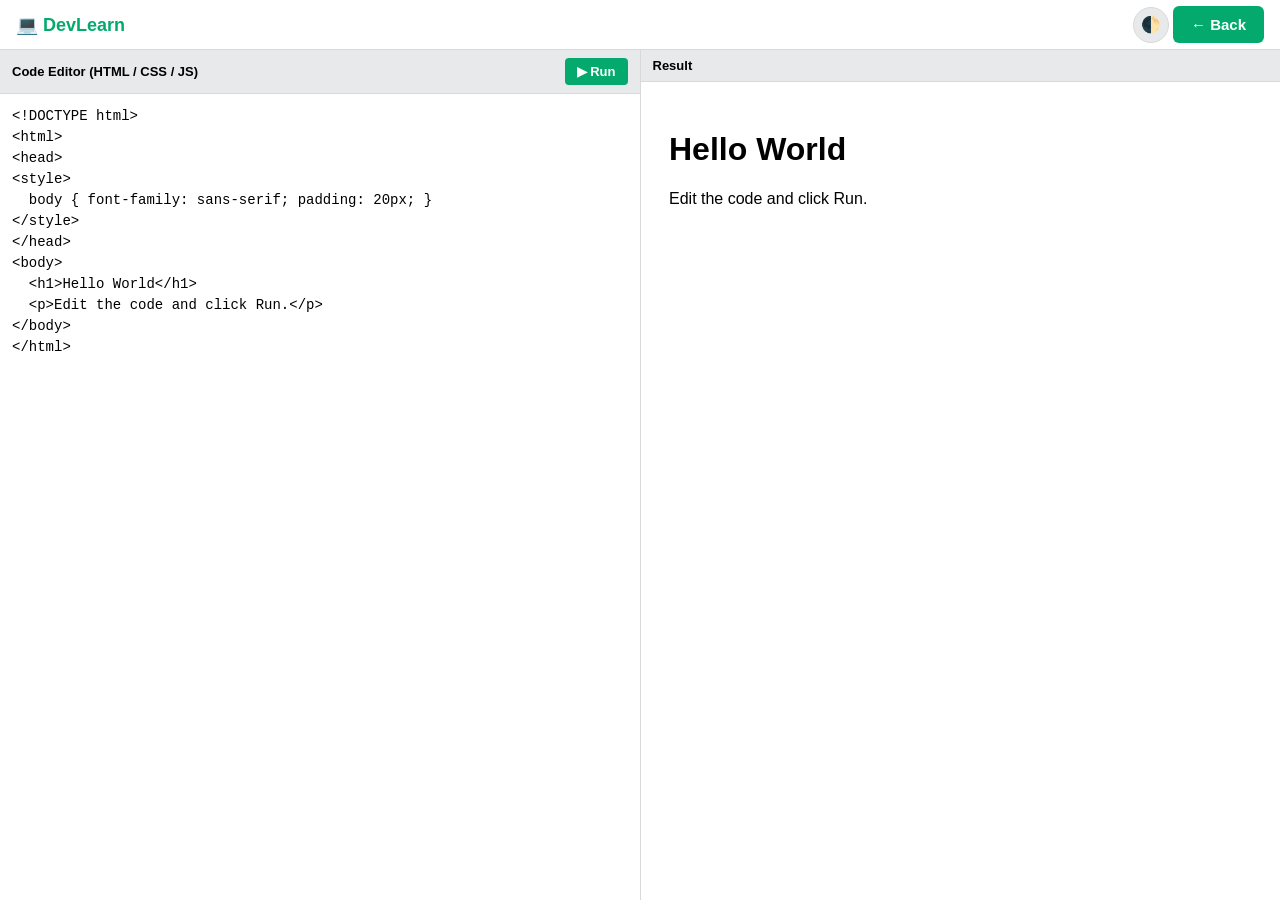
<file: try-it.html>
<!DOCTYPE html>
<html lang="en">
<head>
<meta charset="UTF-8">
<meta name="viewport" content="width=device-width, initial-scale=1.0">
<title>Try It Yourself - DevLearn</title>
<link rel="stylesheet" href="global.css">
<style>
  .tryit-header {
    height: 50px;
    background: var(--header-bg);
    border-bottom: 1px solid var(--border);
    display: flex;
    align-items: center;
    justify-content: space-between;
    padding: 0 16px;
    position: fixed;
    top: 0; left: 0; right: 0;
    z-index: 1000;
  }
  .tryit-header .logo {
    font-size: 18px;
  }
  .tryit-body {
    display: flex;
    flex-direction: row;
    height: calc(100vh - 50px);
    margin-top: 50px;
  }
  .pane {
    flex: 1;
    display: flex;
    flex-direction: column;
    border-right: 1px solid var(--border);
  }
  .pane:last-child { border-right: none; }
  .pane-title {
    background: var(--surface-2);
    padding: 8px 12px;
    font-weight: 700;
    font-size: 13px;
    border-bottom: 1px solid var(--border);
    display: flex;
    justify-content: space-between;
    align-items: center;
  }
  .editor {
    flex: 1;
    width: 100%;
    background: var(--code-bg);
    color: var(--text);
    border: none;
    padding: 12px;
    font-family: "Consolas", "Courier New", monospace;
    font-size: 14px;
    resize: none;
    outline: none;
    line-height: 1.5;
  }
  .preview {
    flex: 1;
    width: 100%;
    border: none;
    background: #fff;
  }
  .run-btn {
    background: var(--accent);
    color: #fff;
    border: none;
    padding: 6px 12px;
    border-radius: 4px;
    cursor: pointer;
    font-weight: 700;
    font-size: 13px;
  }
  .run-btn:hover { background: var(--accent-hover); }
  @media (max-width: 800px) {
    .tryit-body { flex-direction: column; }
    .pane { border-right: none; border-bottom: 1px solid var(--border); }
  }
</style>
</head>
<body>

<div class="tryit-header">
  <a href="index.html" class="logo">💻 DevLearn</a>
  <div>
    <button class="icon-btn" onclick="toggleTheme()" title="Toggle theme">🌓</button>
    <a href="javascript:history.back()" class="try-it-btn" style="margin:0">← Back</a>
  </div>
</div>

<div class="tryit-body">
  <div class="pane">
    <div class="pane-title">
      <span>Code Editor (HTML / CSS / JS)</span>
      <button class="run-btn" onclick="run()">▶ Run</button>
    </div>
    <textarea id="code" class="editor" spellcheck="false"></textarea>
  </div>
  <div class="pane">
    <div class="pane-title">Result</div>
    <iframe id="preview" class="preview"></iframe>
  </div>
</div>

<script src="app.js"></script>
<script>
  const code = document.getElementById('code');
  const preview = document.getElementById('preview');

  function getParam(name) {
    const p = new URLSearchParams(location.search).get(name);
    return p ? decodeURIComponent(p) : '';
  }

  // Populate editor from URL parameters or restore from session
  const defaultHTML = `<!DOCTYPE html>
<html>
<head>
<style>
  body { font-family: sans-serif; padding: 20px; }
</style>
</head>
<body>
  <h1>Hello World</h1>
  <p>Edit the code and click Run.</p>
</body>
</html>`;

  function load() {
    const q = getParam('code');
    code.value = q || defaultHTML;
    run();
  }

  function run() {
    const doc = preview.contentDocument || preview.contentWindow.document;
    doc.open();
    doc.write(code.value);
    doc.close();
  }

  // Support Tab key in textarea
  code.addEventListener('keydown', function(e) {
    if (e.key === 'Tab') {
      e.preventDefault();
      const start = this.selectionStart;
      const end = this.selectionEnd;
      this.value = this.value.substring(0, start) + '  ' + this.value.substring(end);
      this.selectionStart = this.selectionEnd = start + 2;
    }
  });

  // Auto-run on Ctrl+Enter
  code.addEventListener('keydown', function(e) {
    if ((e.ctrlKey || e.metaKey) && e.key === 'Enter') {
      run();
    }
  });

  load();
</script>
</body>
</html>
</file>
<file: global.css>
/* ================================
   DevLearn - Global Styles (W3Schools-like)
================================ */

:root {
  --bg: #3fc8deb1;
  --surface: #f1f1f1;
  --surface-2: #e7e9eb;
  --text: #000000;
  --text-secondary: #fff1f1;
  --accent: #04AA6D;
  --accent-hover: #059862;
  --header-bg: #ffffff;
  --sidebar-bg: #E7E9EB;
  --code-bg: #ffffff;
  --border: #d9d9d9;
  --shadow: 0 2px 5px rgba(0,0,0,0.1);
}

[data-theme="dark"] {
  --bg: #0f1115;
  --surface: #151922;
  --surface-2: #1f2330;
  --text: #ffffff;
  --text-secondary: #bbbbbb;
  --accent: #00ff99;
  --accent-hover: #00cc77;
  --header-bg: #151922;
  --sidebar-bg: #11151f;
  --code-bg: #0b0d12;
  --border: #2a2e3b;
  --shadow: 0 2px 10px rgba(0,0,0,0.4);
}

* {
  box-sizing: border-box;
}

html, body {
  margin: 0;
  padding: 0;
  font-family: "Segoe UI", Tahoma, Geneva, Verdana, sans-serif;
  background: var(--bg);
  color: var(--text);
  scroll-behavior: smooth;
}

/* Header */
.top-header {
  position: fixed;
  top: 0;
  left: 0;
  right: 0;
  height: 60px;
  background: var(--header-bg);
  border-bottom: 1px solid var(--border);
  display: flex;
  align-items: center;
  justify-content: space-between;
  padding: 0 20px;
  z-index: 1000;
  box-shadow: var(--shadow);
}

.logo {
  font-size: 22px;
  font-weight: 700;
  color: var(--accent);
  text-decoration: none;
  display: flex;
  align-items: center;
  gap: 8px;
}

.top-header nav {
  display: flex;
  align-items: center;
  gap: 12px;
}

.top-header nav a {
  color: var(--text);
  text-decoration: none;
  font-weight: 600;
  padding: 6px 12px;
  border-radius: 20px;
  transition: background 0.2s;
}

.top-header nav a:hover {
  background: var(--surface-2);
}

.header-actions {
  display: flex;
  align-items: center;
  gap: 10px;
}

.search-box {
  padding: 8px 14px;
  border-radius: 20px;
  border: 1px solid var(--border);
  background: var(--surface);
  color: var(--text);
  outline: none;
  width: 220px;
}

.icon-btn {
  background: var(--surface-2);
  border: 1px solid var(--border);
  color: var(--text);
  border-radius: 50%;
  width: 36px;
  height: 36px;
  cursor: pointer;
  display: inline-flex;
  align-items: center;
  justify-content: center;
  font-size: 16px;
}

.icon-btn:hover {
  background: var(--accent);
  color: #fff;
  border-color: var(--accent);
}

/* Layout with sidebar */
.page-layout {
  display: flex;
  padding-top: 60px;
  min-height: 100vh;
}

/* Sidebar */
.sidebar {
  width: 260px;
  background: var(--sidebar-bg);
  border-right: 1px solid var(--border);
  position: fixed;
  top: 60px;
  bottom: 0;
  left: 0;
  overflow-y: auto;
  padding: 10px 0;
  transition: transform 0.3s;
}

.sidebar h3 {
  padding: 10px 18px;
  margin: 0;
  font-size: 16px;
  color: var(--text-secondary);
  text-transform: uppercase;
  letter-spacing: 1px;
}

.sidebar a {
  display: block;
  padding: 10px 18px;
  color: var(--text);
  text-decoration: none;
  border-left: 4px solid transparent;
  transition: background 0.15s, border-color 0.15s;
}

.sidebar a:hover,
.sidebar a.active {
  background: var(--surface-2);
  border-left-color: var(--accent);
}

/* Main content area */
.main-content {
  margin-left: 260px;
  flex: 1;
  padding: 30px 40px;
  max-width: 1000px;
}

.main-content h1 {
  font-size: 42px;
  margin-top: 0;
}

.main-content h2 {
  font-size: 32px;
  margin-top: 40px;
  padding-bottom: 10px;
  border-bottom: 1px solid var(--border);
}

.main-content h3 {
  font-size: 24px;
  margin-top: 30px;
}

.main-content p {
  line-height: 1.7;
  font-size: 16px;
}

.main-content ul, .main-content ol {
  line-height: 1.8;
}

/* Code blocks */
.code-block {
  background: var(--code-bg);
  border-left: 4px solid var(--accent);
  border: 1px solid var(--border);
  border-left-width: 4px;
  border-radius: 6px;
  padding: 16px;
  overflow-x: auto;
  font-family: "Consolas", "Courier New", monospace;
  font-size: 15px;
  position: relative;
  margin: 16px 0;
}

.code-block pre {
  margin: 0;
  white-space: pre-wrap;
}

.syntax-box {
  background: var(--surface);
  border-left: 4px solid var(--accent);
  padding: 14px 18px;
  border-radius: 6px;
  font-family: "Consolas", "Courier New", monospace;
  font-size: 15px;
  color: var(--accent);
  margin: 14px 0;
}

/* Try It button */
.try-it-btn {
  display: inline-block;
  background: var(--accent);
  color: #fff;
  padding: 10px 18px;
  border-radius: 6px;
  text-decoration: none;
  font-weight: 600;
  margin: 10px 0 20px;
  border: none;
  cursor: pointer;
  font-size: 15px;
  transition: background 0.2s;
}

.try-it-btn:hover {
  background: var(--accent-hover);
}

/* Tables */
.w3-table {
  width: 100%;
  border-collapse: collapse;
  margin: 16px 0;
  background: var(--surface);
  border-radius: 6px;
  overflow: hidden;
}

.w3-table th,
.w3-table td {
  padding: 12px 14px;
  text-align: left;
  border-bottom: 1px solid var(--border);
}

.w3-table th {
  background: var(--surface-2);
  color: var(--text-secondary);
  font-weight: 700;
  text-transform: uppercase;
  font-size: 12px;
  letter-spacing: 0.8px;
}

.w3-table tr:last-child td {
  border-bottom: none;
}

/* Notes / Tips */
.note {
  background: #fff3cd;
  color: #664d03;
  border-left: 4px solid #ffc107;
  padding: 14px 18px;
  border-radius: 6px;
  margin: 16px 0;
}

[data-theme="dark"] .note {
  background: #3b3415;
  color: #ffe9a6;
  border-left-color: #ffc107;
}

/* Prev / Next */
.prev-next {
  display: flex;
  justify-content: space-between;
  margin-top: 50px;
  padding-top: 20px;
  border-top: 1px solid var(--border);
}

.prev-next a {
  background: var(--surface-2);
  color: var(--text);
  padding: 12px 20px;
  border-radius: 6px;
  text-decoration: none;
  font-weight: 600;
  display: inline-flex;
  align-items: center;
  gap: 8px;
}

.prev-next a:hover {
  background: var(--accent);
  color: #fff;
}

/* Homepage cards */
.course-grid {
  display: grid;
  grid-template-columns: repeat(auto-fill, minmax(260px, 1fr));
  gap: 24px;
  margin-top: 30px;
}

.course-card {
  background: var(--surface);
  border: 1px solid var(--border);
  border-radius: 12px;
  padding: 24px;
  text-decoration: none;
  color: var(--text);
  transition: transform 0.2s, box-shadow 0.2s;
  display: flex;
  flex-direction: column;
}

.course-card:hover {
  transform: translateY(-4px);
  box-shadow: var(--shadow);
}

.course-card .icon {
  font-size: 36px;
  margin-bottom: 12px;
}

.course-card h3 {
  margin: 0 0 8px;
  font-size: 20px;
}

.course-card p {
  margin: 0;
  color: var(--text-secondary);
  font-size: 14px;
}

/* Hero */
.hero {
  text-align: center;
  padding: 60px 20px 40px;
}

.hero h1 {
  font-size: 48px;
  margin: 0 0 12px;
}

.hero p {
  font-size: 20px;
  color: var(--text-secondary);
  margin: 0 0 30px;
}

/* Mobile */
.sidebar-toggle {
  display: none;
  background: none;
  border: none;
  color: var(--text);
  font-size: 24px;
  cursor: pointer;
}

@media (max-width: 900px) {
  .sidebar {
    transform: translateX(-100%);
    z-index: 999;
  }
  .sidebar.open {
    transform: translateX(0);
  }
  .main-content {
    margin-left: 0;
    padding: 20px;
  }
  .sidebar-toggle {
    display: inline-flex;
  }
  .search-box {
    width: 140px;
  }
}

/* Scrollbar */
::-webkit-scrollbar {
  width: 8px;
}
::-webkit-scrollbar-track {
  background: transparent;
}
::-webkit-scrollbar-thumb {
  background: var(--border);
  border-radius: 4px;
}



/* ===== FOOTER ===== */
.site-footer {
  background-color: #0f172a;
  color: #ffffff;
  text-align: center;
  padding: 40px 20px;
  margin-top: 60px;
  border-top: 3px solid #0a66c2;
}

.site-footer h3 {
  font-size: 22px;
  margin-bottom: 10px;
  color: #00aaff;
}

.site-footer p {
  font-size: 14px;
  opacity: 0.8;
  margin-bottom: 20px;
}

/* روابط الفريق */
.site-footer a {
  color: #ffffff;
  text-decoration: none;
  font-size: 16px;
  display: inline-flex;
  align-items: center;
  gap: 10px;
  margin: 8px 0;
  transition: 0.3s;
}

/* أيقونة LinkedIn */
.site-footer i {
  color: #0a66c2;
  font-size: 20px;
}

/* تأثير عند المرور */
.site-footer a:hover {
  color: #00aaff;
  transform: translateX(5px);
}

/* تنظيم النصوص */
.site-footer div {
  display: flex;
  flex-direction: column;
  gap: 10px;
  align-items: center;
}
</file>
